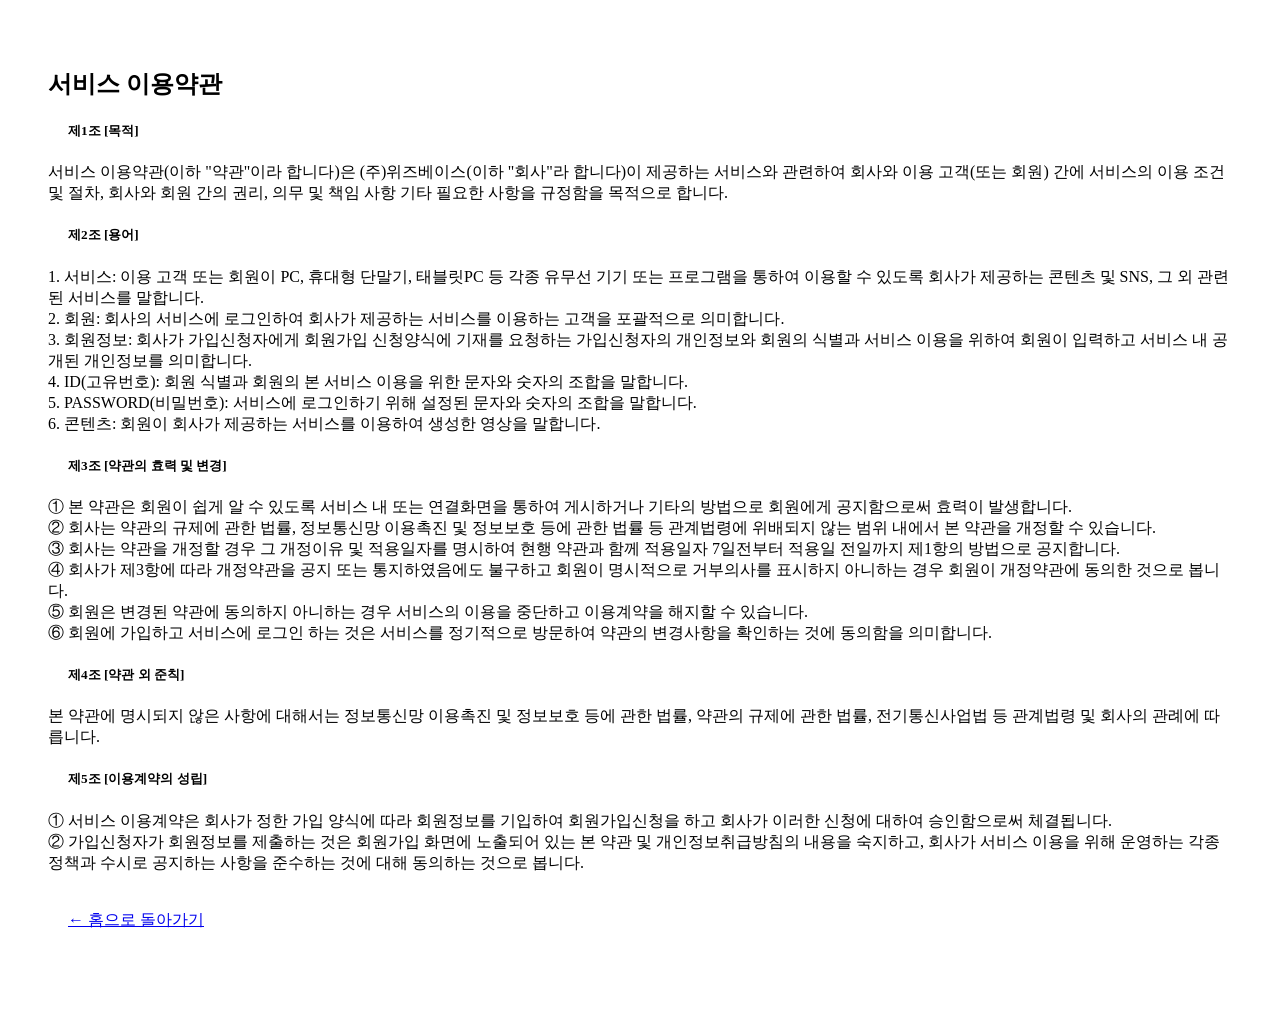
<file: policy.html>
<!DOCTYPE html>
<html dir="ltr" lang="en-US">
<head>
	<meta http-equiv="content-type" content="text/html; charset=utf-8" />
	<link href="https://fonts.googleapis.com/css?family=Lato:300,400,400italic,600,700|Raleway:300,400,500,600,700|Crete+Round:400italic" rel="stylesheet" type="text/css" />
	<link rel="stylesheet" href="assets/css/dark.css" type="text/css" />
	<link rel="stylesheet" href="assets/css/font-icons.css" type="text/css" />
	<link rel="stylesheet" href="assets/css/animate.css" type="text/css" />
	<link rel="stylesheet" href="assets/css/magnific-popup.css" type="text/css" />
	<meta name="viewport" content="width=device-width, initial-scale=1" />
	<title>이용약관 - Wizbase</title>
</head>
<body class="stretched">
<div id="wrapper" class="clearfix">
	<section id="content" style="padding:40px;">
		<h1>서비스 이용약관</h1>
		<h5 style="padding-left: 20px;">제1조 [목적]</h5>
		<div class="edit-article">
			<p>서비스 이용약관(이하 "약관"이라 합니다)은 (주)위즈베이스(이하 "회사"라 합니다)이 제공하는 서비스와 관련하여 회사와 이용 고객(또는 회원) 간에 서비스의 이용 조건 및 절차, 회사와 회원 간의 권리, 의무 및 책임 사항 기타 필요한 사항을 규정함을 목적으로 합니다.</p>
		</div>
		<h5 style="padding-left: 20px;">제2조 [용어]</h5>
		<div class="edit-article">
			<p>1. 서비스: 이용 고객 또는 회원이 PC, 휴대형 단말기, 태블릿PC 등 각종 유무선 기기 또는 프로그램을 통하여 이용할 수 있도록 회사가 제공하는 콘텐츠 및 SNS, 그 외 관련된 서비스를 말합니다.<br/>
			   2. 회원: 회사의 서비스에 로그인하여 회사가 제공하는 서비스를 이용하는 고객을 포괄적으로 의미합니다.<br/>
			   3. 회원정보: 회사가 가입신청자에게 회원가입 신청양식에 기재를 요청하는 가입신청자의 개인정보와 회원의 식별과 서비스 이용을 위하여 회원이 입력하고 서비스 내 공개된 개인정보를 의미합니다.<br/>
			   4. ID(고유번호): 회원 식별과 회원의 본 서비스 이용을 위한 문자와 숫자의 조합을 말합니다.<br/>
			   5. PASSWORD(비밀번호): 서비스에 로그인하기 위해 설정된 문자와 숫자의 조합을 말합니다.<br/>
			   6. 콘텐츠: 회원이 회사가 제공하는 서비스를 이용하여 생성한 영상을 말합니다.
			</p>
		</div>
		<h5 style="padding-left: 20px;">제3조 [약관의 효력 및 변경]</h5>
		<div class="edit-article">
			<p>① 본 약관은 회원이 쉽게 알 수 있도록 서비스 내 또는 연결화면을 통하여 게시하거나 기타의 방법으로 회원에게 공지함으로써 효력이 발생합니다.<br/>
			   ② 회사는 약관의 규제에 관한 법률, 정보통신망 이용촉진 및 정보보호 등에 관한 법률 등 관계법령에 위배되지 않는 범위 내에서 본 약관을 개정할 수 있습니다.<br/>
			   ③ 회사는 약관을 개정할 경우 그 개정이유 및 적용일자를 명시하여 현행 약관과 함께 적용일자 7일전부터 적용일 전일까지 제1항의 방법으로 공지합니다.<br/>
			   ④ 회사가 제3항에 따라 개정약관을 공지 또는 통지하였음에도 불구하고 회원이 명시적으로 거부의사를 표시하지 아니하는 경우 회원이 개정약관에 동의한 것으로 봅니다.<br/>
			   ⑤ 회원은 변경된 약관에 동의하지 아니하는 경우 서비스의 이용을 중단하고 이용계약을 해지할 수 있습니다.<br/>
			   ⑥ 회원에 가입하고 서비스에 로그인 하는 것은 서비스를 정기적으로 방문하여 약관의 변경사항을 확인하는 것에 동의함을 의미합니다.
			</p>
		</div>
		<h5 style="padding-left: 20px;">제4조 [약관 외 준칙]</h5>
		<div class="edit-article">
			<p>본 약관에 명시되지 않은 사항에 대해서는 정보통신망 이용촉진 및 정보보호 등에 관한 법률, 약관의 규제에 관한 법률, 전기통신사업법 등 관계법령 및 회사의 관례에 따릅니다.</p>
		</div>
		<h5 style="padding-left: 20px;">제5조 [이용계약의 성립]</h5>
		<div class="edit-article">
			<p>① 서비스 이용계약은 회사가 정한 가입 양식에 따라 회원정보를 기입하여 회원가입신청을 하고 회사가 이러한 신청에 대하여 승인함으로써 체결됩니다.<br/>
			   ② 가입신청자가 회원정보를 제출하는 것은 회원가입 화면에 노출되어 있는 본 약관 및 개인정보취급방침의 내용을 숙지하고, 회사가 서비스 이용을 위해 운영하는 각종 정책과 수시로 공지하는 사항을 준수하는 것에 대해 동의하는 것으로 봅니다.
			</p>
		</div>
		<p style="padding: 20px;"><a href="index.html">← 홈으로 돌아가기</a></p>
	</section>
</div>
<div id="gotoTop" class="icon-angle-up"></div>
<script type="text/javascript" src="assets/js/jquery.js"></script>
<script type="text/javascript" src="assets/js/plugins.min.js"></script>
<script type="text/javascript" src="assets/js/functions.js"></script>
</body>
</html>
</file>
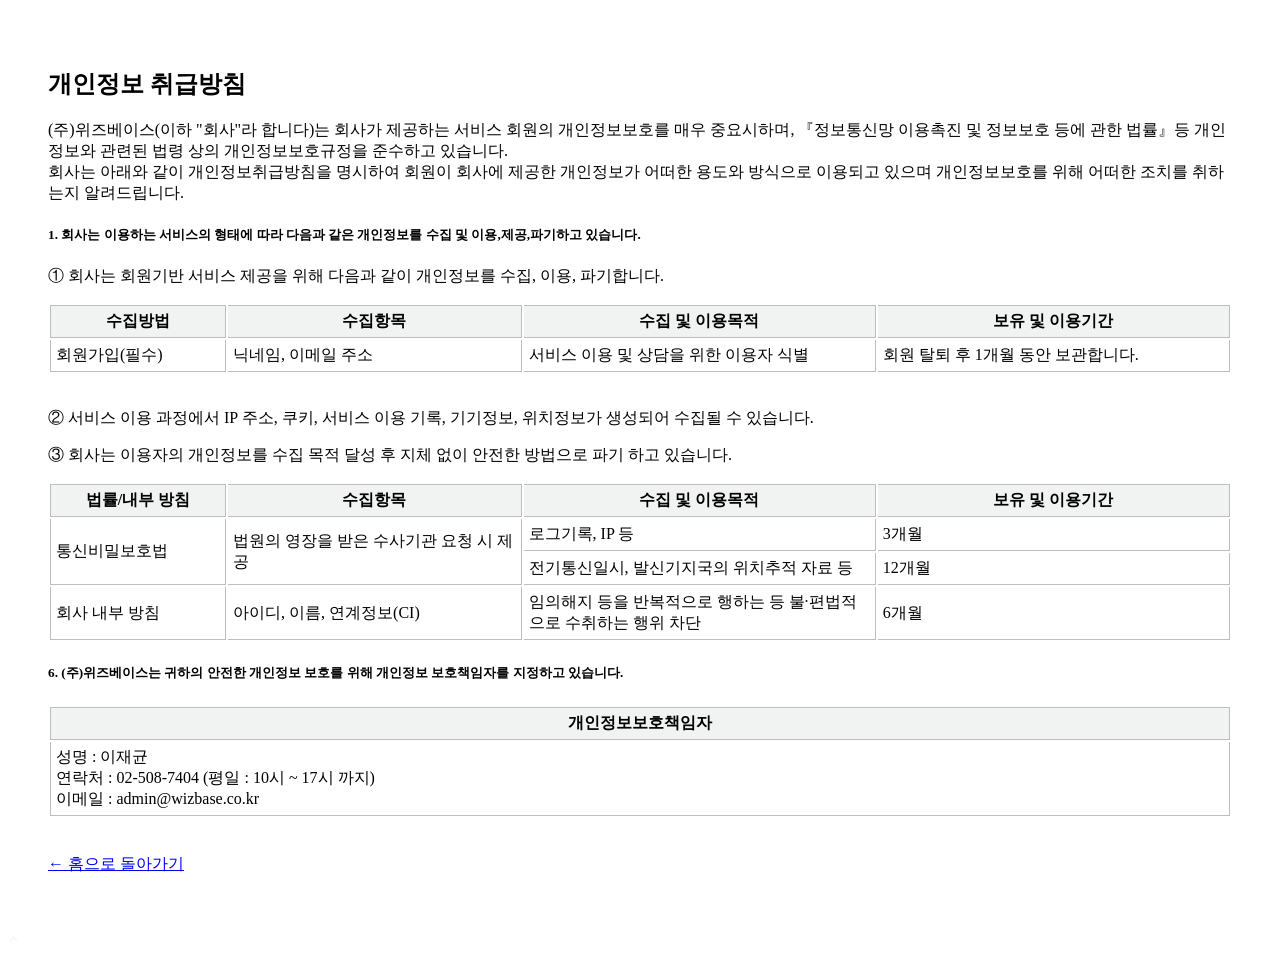
<file: privacy.html>
<!DOCTYPE html>
<html dir="ltr" lang="en-US">
<head>
	<meta http-equiv="content-type" content="text/html; charset=utf-8" />
	<link href="https://fonts.googleapis.com/css?family=Lato:300,400,400italic,600,700|Raleway:300,400,500,600,700|Crete+Round:400italic" rel="stylesheet" type="text/css" />
	<link rel="stylesheet" href="assets/css/dark.css" type="text/css" />
	<link rel="stylesheet" href="assets/css/font-icons.css" type="text/css" />
	<link rel="stylesheet" href="assets/css/animate.css" type="text/css" />
	<link rel="stylesheet" href="assets/css/magnific-popup.css" type="text/css" />
	<meta name="viewport" content="width=device-width, initial-scale=1" />
	<title>개인정보 취급방침 - Wizbase</title>
	<style>
table { width: 100%; }
th { border-top: 1px solid #bdbdbd; text-align: center; background: #f1f2f2; }
th, td { border-right: 1px solid #bdbdbd; border-bottom: 1px solid #bdbdbd; padding: 5px; }
.start { border-left: 1px solid #bdbdbd; }
th.first { width: 15%; }
th.second { width: 25%; }
th.third { width: 30%; }
th.forth { width: 30%; }
th.half { width: 50%; }
	</style>
</head>
<body class="stretched">
<div id="wrapper" class="clearfix">
	<section id="content" style="padding:40px;">
		<h1>개인정보 취급방침</h1>
		<div class="edit-article">
			<p>(주)위즈베이스(이하 "회사"라 합니다)는 회사가 제공하는 서비스 회원의 개인정보보호를 매우 중요시하며, 『정보통신망 이용촉진 및 정보보호 등에 관한 법률』등 개인정보와 관련된 법령 상의 개인정보보호규정을 준수하고 있습니다.<br>
			회사는 아래와 같이 개인정보취급방침을 명시하여 회원이 회사에 제공한 개인정보가 어떠한 용도와 방식으로 이용되고 있으며 개인정보보호를 위해 어떠한 조치를 취하는지 알려드립니다.
			</p>
		</div>
		<h5>1. 회사는 이용하는 서비스의 형태에 따라 다음과 같은 개인정보를 수집 및 이용,제공,파기하고 있습니다.</h5>
		<p>① 회사는 회원기반 서비스 제공을 위해 다음과 같이 개인정보를 수집, 이용, 파기합니다.</p>
		<table>
			<thead>
				<tr>
					<th class="first start">수집방법</th>
					<th class="second">수집항목</th>
					<th class="third">수집 및 이용목적</th>
					<th class="forth">보유 및 이용기간</th>
				</tr>
			</thead>
			<tbody>
				<tr>
					<td class="start">회원가입(필수)</td>
					<td>닉네임, 이메일 주소</td>
					<td>서비스 이용 및 상담을 위한 이용자 식별</td>
					<td>회원 탈퇴 후 1개월 동안 보관합니다.</td>
				</tr>
			</tbody>
		</table>
		<br/>
		<p>② 서비스 이용 과정에서 IP 주소, 쿠키, 서비스 이용 기록, 기기정보, 위치정보가 생성되어 수집될 수 있습니다.</p>
		<p>③ 회사는 이용자의 개인정보를 수집 목적 달성 후 지체 없이 안전한 방법으로 파기 하고 있습니다.</p>
		<table>
			<thead>
				<tr>
					<th class="first start">법률/내부 방침</th>
					<th class="second">수집항목</th>
					<th class="third">수집 및 이용목적</th>
					<th class="forth">보유 및 이용기간</th>
				</tr>
			</thead>
			<tbody>
				<tr>
					<td class="start" rowspan="2">통신비밀보호법</td>
					<td rowspan="2">법원의 영장을 받은 수사기관 요청 시 제공</td>
					<td>로그기록, IP 등</td>
					<td>3개월</td>
				</tr>
				<tr>
					<td>전기통신일시, 발신기지국의 위치추적 자료 등</td>
					<td>12개월</td>
				</tr>
				<tr>
					<td class="start">회사 내부 방침</td>
					<td>아이디, 이름, 연계정보(CI)</td>
					<td>임의해지 등을 반복적으로 행하는 등 불·편법적으로 수취하는 행위 차단</td>
					<td>6개월</td>
				</tr>
			</tbody>
		</table>
		<h5>6. (주)위즈베이스는 귀하의 안전한 개인정보 보호를 위해 개인정보 보호책임자를 지정하고 있습니다.</h5>
		<table>
			<thead>
				<tr><th class="half start">개인정보보호책임자</th></tr>
			</thead>
			<tbody>
				<tr>
					<td class="start">
						성명 : 이재균<br>
						연락처 : 02-508-7404 (평일 : 10시 ~ 17시 까지)<br>
						이메일 : admin@wizbase.co.kr
					</td>
				</tr>
			</tbody>
		</table>
		<p style="padding-top: 20px;"><a href="index.html">← 홈으로 돌아가기</a></p>
	</section>
</div>
<div id="gotoTop" class="icon-angle-up"></div>
<script type="text/javascript" src="assets/js/jquery.js"></script>
<script type="text/javascript" src="assets/js/plugins.min.js"></script>
<script type="text/javascript" src="assets/js/functions.js"></script>
</body>
</html>
</file>
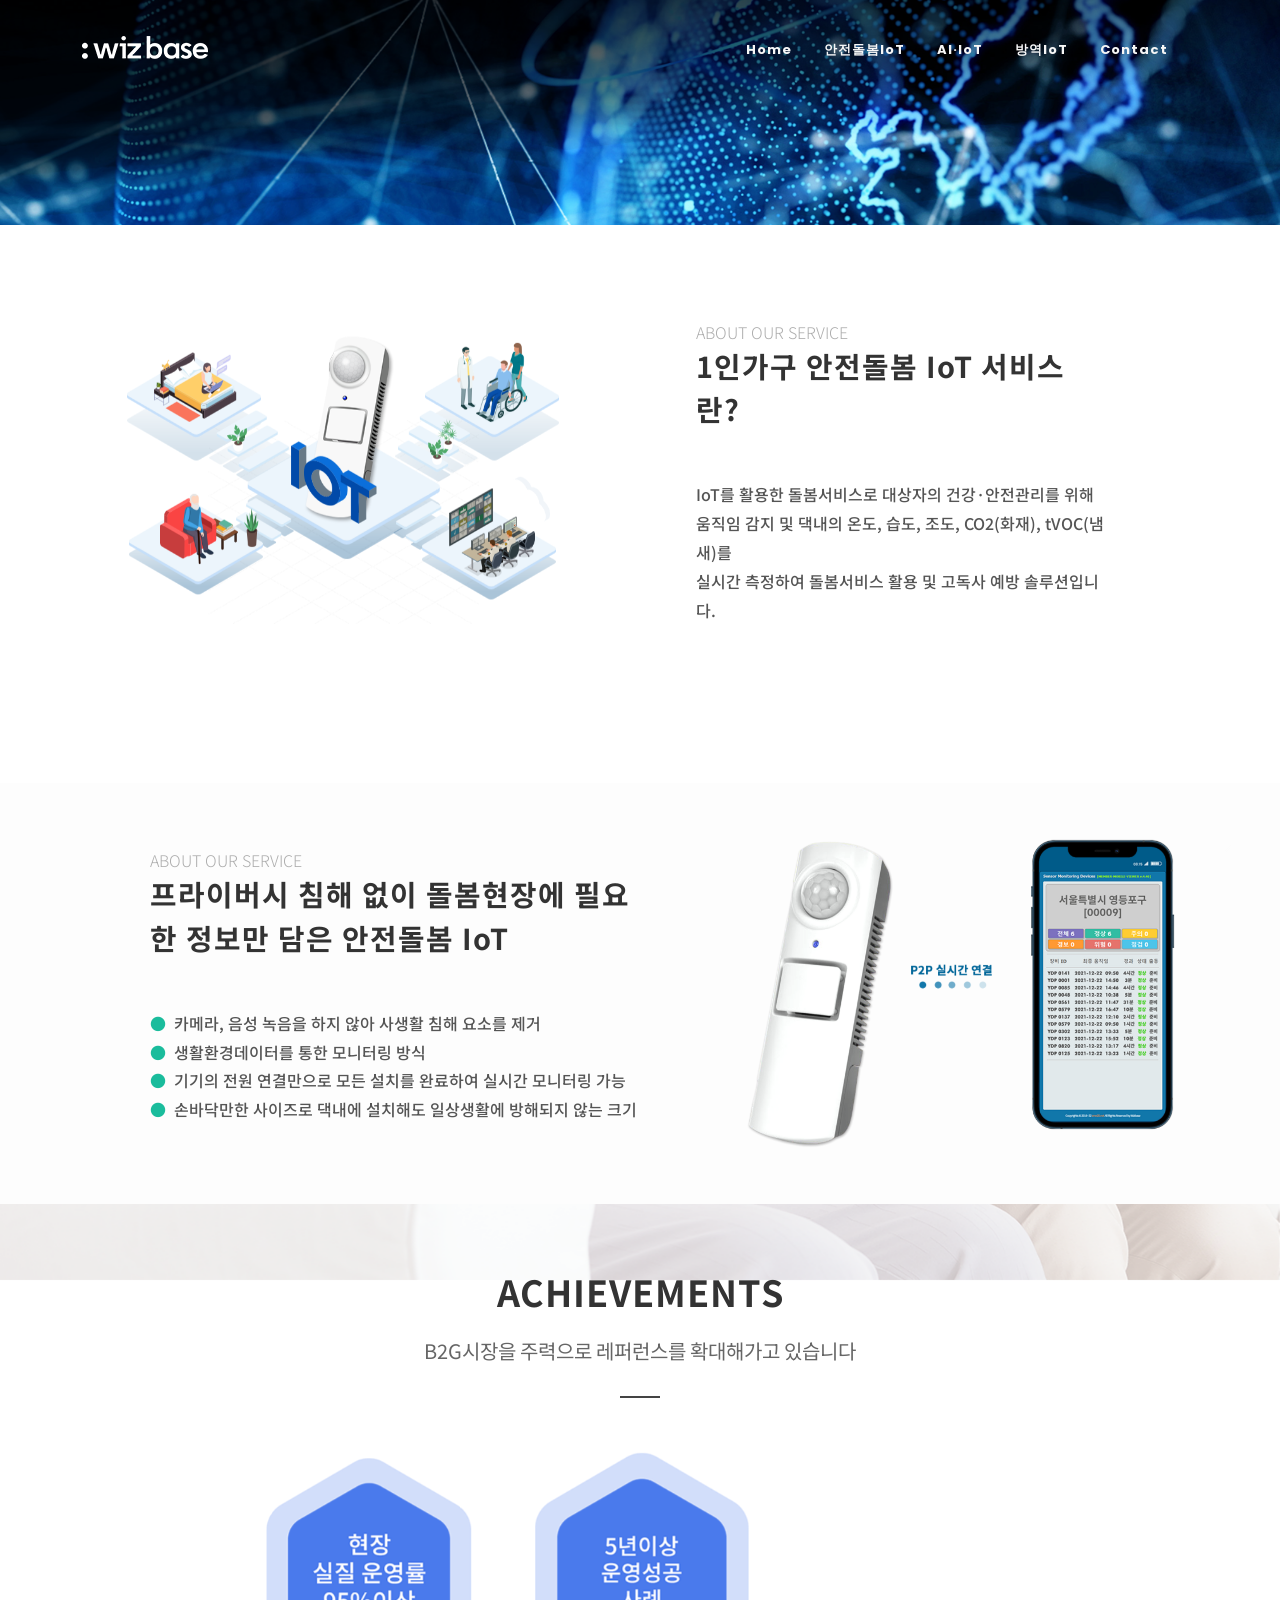
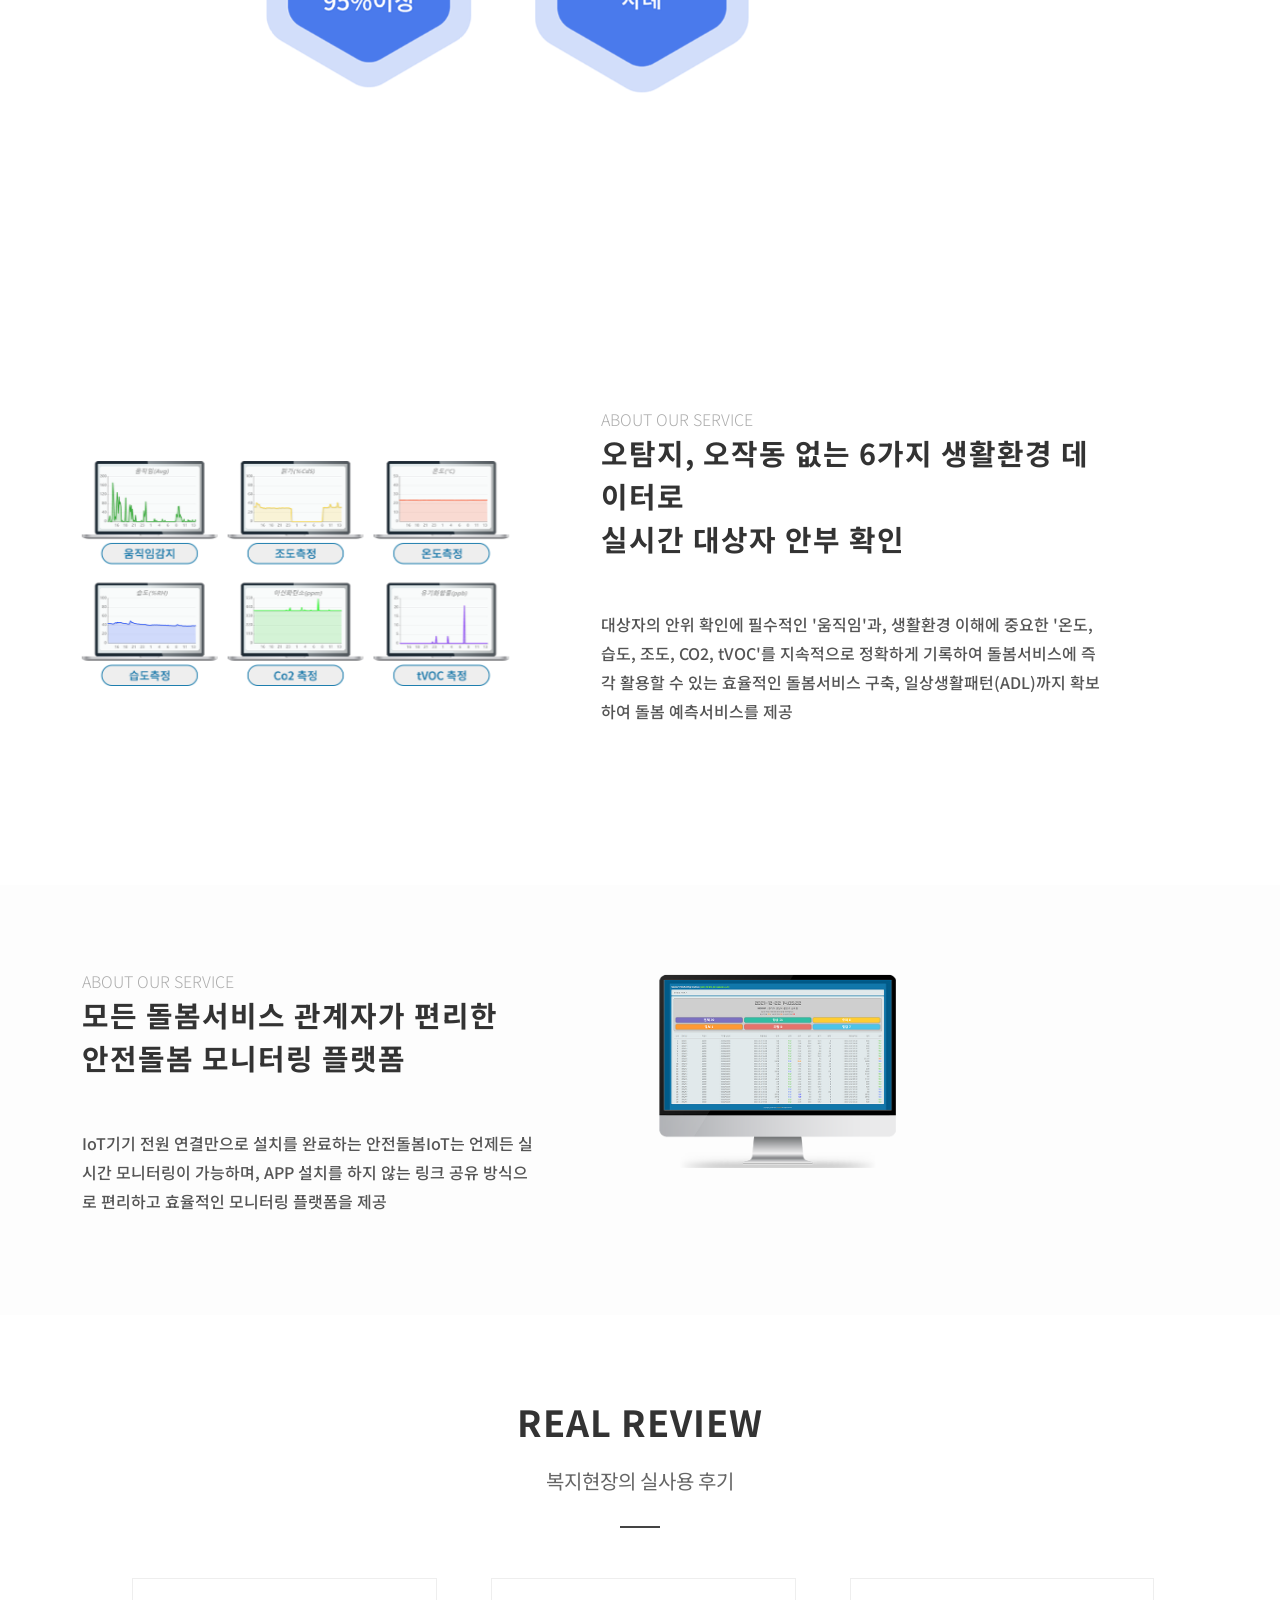
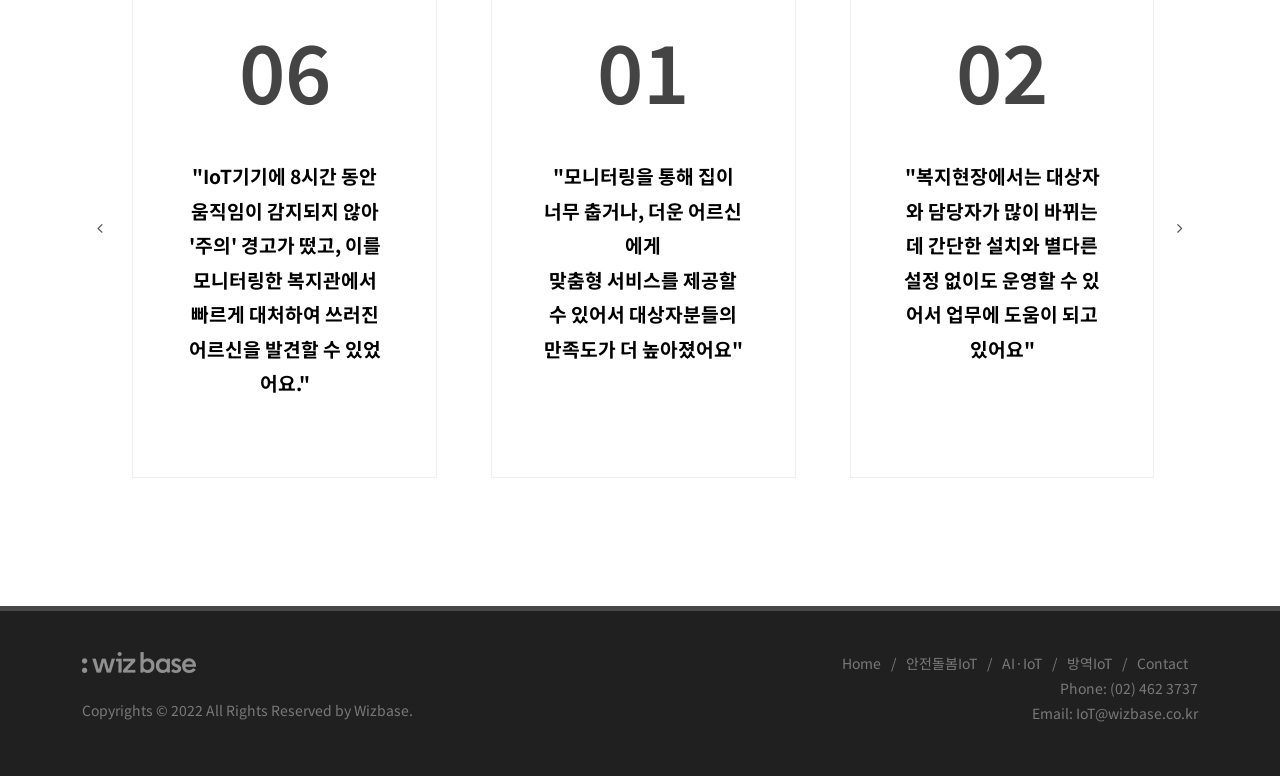
<file: sub1.html>
<!DOCTYPE html>
<html dir="ltr" lang="en-US">
<head>
	<meta http-equiv="content-type" content="text/html; charset=utf-8" />
	<link href="https://fonts.googleapis.com/css?family=Lato:300,400,400i,700|Poppins:300,400,500,600,700|PT+Serif:400,400i&display=swap" rel="stylesheet" type="text/css" />
    <link href="https://fonts.googleapis.com/css2?family=Noto+Sans+KR:wght@100;300;400;500;700;900&display=swap" rel="stylesheet">
    <link rel="stylesheet" href="https://cdnjs.cloudflare.com/ajax/libs/OwlCarousel2/2.3.4/assets/owl.carousel.min.css">
    <link rel="stylesheet" href="https://cdnjs.cloudflare.com/ajax/libs/OwlCarousel2/2.3.4/assets/owl.theme.default.min.css">
	<link rel="stylesheet" href="assets/css/custom.css" type="text/css" />
	<link rel="stylesheet" href="assets/css/swiper.css" type="text/css" />
	<link rel="stylesheet" href="assets/css/dark.css" type="text/css" />
	<link rel="stylesheet" href="assets/css/font-icons.css" type="text/css" />
	<link rel="stylesheet" href="assets/css/animate.css" type="text/css" />
	<link rel="stylesheet" href="assets/css/magnific-popup.css" type="text/css" />
	<meta name="viewport" content="width=device-width, initial-scale=1" />
	<title>안전돌봄IoT - Wizbase</title>
</head>
<body class="stretched">
<div id="wrapper" class="clearfix">
	<div id="home" class="page-section" style="position:absolute;top:0;left:0;width:100%;height:200px;z-index:-2;"></div>

	<!-- Header -->
	<header id="header" class="transparent-header dark">
        <div id="header-wrap">
            <div class="container">
                <div class="header-row">
                    <div id="logo">
                        <a href="index.html" class="standard-logo" data-dark-logo="assets/img/wlogo.png"><img src="assets/img/wlogo.png" alt="Wizbase Logo"></a>
                        <a href="index.html" class="retina-logo" data-dark-logo="assets/img/wlogo@2x.png"><img src="assets/img/wlogo@2x.png" alt="Wizbase Logo"></a>
                    </div>
                    <div class="header-misc"></div>
                    <div id="primary-menu-trigger">
                        <svg class="svg-trigger" viewBox="0 0 100 100">
                            <path d="m 30,33 h 40 c 3.722839,0 7.5,3.126468 7.5,8.578427 0,5.451959 -2.727029,8.421573 -7.5,8.421573 h -20"></path>
                            <path d="m 30,50 h 40"></path>
                            <path d="m 70,67 h -40 c 0,0 -7.5,-0.802118 -7.5,-8.365747 0,-7.563629 7.5,-8.634253 7.5,-8.634253 h 20"></path>
                        </svg>
                    </div>
                    <nav class="primary-menu">
                        <ul class="menu-container one-page-menu" data-easing="easeInOutExpo" data-speed="1500">
                            <li class="menu-item"><a class="menu-link" href="index.html"><div>Home</div></a></li>
                            <li class="menu-item">
                                <a class="menu-link" href="sub1.html"><div>안전돌봄IoT</div></a>
                                <ul class="sub-menu-container">
                                    <li class="menu-item"><a class="menu-link" href="sub1.html"><div>안전돌봄 IoT란</div></a></li>
                                    <li class="menu-item"><a class="menu-link" href="sub2.html"><div>핵심기술</div></a></li>
                                    <li class="menu-item"><a class="menu-link" href="sub3.html"><div>안전돌봄 IoT플랫폼</div></a></li>
                                    <li class="menu-item"><a class="menu-link" href="https://www.youtube.com/watch?v=4FWaclQ3Re4&list=PLhf5htweyeka3BoZvVK3-i82LjIv_0GVL&ab_channel=%EC%9C%84%EC%A6%88%EB%B2%A0%EC%9D%B4%EC%8A%A4" target="_blank"><div>이용 안내 동영상</div></a></li>
                                </ul>
                            </li>
                            <li class="menu-item">
                                <a class="menu-link" href="sub4.html"><div>AI·IoT</div></a>
                                <ul class="sub-menu-container">
                                    <li class="menu-item"><a class="menu-link" href="sub4.html"><div>라이프로그 빅데이터</div></a></li>
                                    <li class="menu-item"><a class="menu-link" href="sub5.html"><div>피플카운팅</div></a></li>
                                </ul>
                            </li>
                            <li class="menu-item">
                                <a class="menu-link" href="sub7.html"><div>방역IoT</div></a>
                                <ul class="sub-menu-container">
                                    <li class="menu-item"><a class="menu-link" href="sub7.html"><div>IR-BOX</div></a></li>
                                    <li class="menu-item"><a class="menu-link" href="sub6.html"><div>IR-FOT 100</div></a></li>
                                </ul>
                            </li>
                            <li class="menu-item"><a class="menu-link" href="index.html#section-contact"><div>Contact</div></a></li>
                        </ul>
                    </nav>
                    <form class="top-search-form" action="search.html" method="get">
                        <input type="text" name="q" class="form-control" value="" placeholder="Type &amp; Hit Enter.." autocomplete="off">
                    </form>
                </div>
            </div>
        </div>
        <div class="header-wrap-clone"></div>
    </header>

	<!-- Sub Slider -->
	<section id="slider" class="slider-element slider-parallax swiper_wrapper min-vh-60 min-vh-md-25 include-header">
		<div class="slider-inner">
			<div class="swiper-container swiper-parent">
				<div class="swiper-wrapper">
					<div class="swiper-slide dark">
						<div class="swiper-slide-bg" style="background-image: url('assets/img/iot_sub_01_title_bg.png');"></div>
					</div>
				</div>
				<div class="slider-arrow-left"><i class="icon-angle-left"></i></div>
				<div class="slider-arrow-right"><i class="icon-angle-right"></i></div>
			</div>
		</div>
	</section>

    <!-- Content -->
    <section id="content">
        <div class="content-wrap">

            <section id="section-sub101" class="page-section">
                <div class="container clearfix">
                    <div class="row align-items-center col-mb-50">
                        <div class="row align-items-center col-md-6 userpadding1" data-animate="fadeInLeft">
                            <img src="assets/img/iot_sub_01_pic_01.png" alt="">
                        </div>
                        <div class="col-md-6 text-center userpadding2 wei text-md-start heading-custom4">
                            <div class="heading-block heading-custom3 border-bottom-0">
                                <span>ABOUT OUR SERVICE</span>
                                <h4>1인가구 안전돌봄 IoT 서비스란?</h4>
                            </div>
                            <p>IoT를 활용한 돌봄서비스로 대상자의 건강·안전관리를 위해<br>움직임 감지 및 댁내의 온도, 습도, 조도, CO2(화재), tVOC(냄새)를<br>실시간 측정하여 돌봄서비스 활용 및 고독사 예방 솔루션입니다.</p>
                        </div>
                    </div>
                </div>
            </section>

            <div class="sline"></div>

            <section id="section-lifelog" class="page-section dividecol">
                <div class="container clearfix">
                    <div class="row align-items-center col-mb-50">
                        <div class="col-md-5 row align-items-center order-md-last" data-animate="fadeInRight">
                            <img src="assets/img/iot_sub_01_pic_02.png" alt="Why choose Us?">
                        </div>
                        <div class="col-md-7 text-center userpadding2 wei text-md-start heading-custom4">
                            <div class="heading-block border-bottom-0 heading-custom3">
                                <span>ABOUT OUR SERVICE</span>
                                <h4>프라이버시 침해 없이 돌봄현장에 필요한 정보만 담은 안전돌봄 IoT</h4>
                            </div>
                            <p><span class="seolone">●&nbsp;&nbsp;</span>카메라, 음성 녹음을 하지 않아 사생활 침해 요소를 제거<br>
                                <span class="seolone">●&nbsp;&nbsp;</span>생활환경데이터를 통한 모니터링 방식<br>
                                <span class="seolone">●&nbsp;&nbsp;</span>기기의 전원 연결만으로 모든 설치를 완료하여 실시간 모니터링 가능<br>
                                <span class="seolone">●&nbsp;&nbsp;</span>손바닥만한 사이즈로 댁내에 설치해도 일상생활에 방해되지 않는 크기<br>
                            </p>
                        </div>
                    </div>
                </div>
            </section>

            <div class="section parallax mb-0 border-bottom-0" style="background-image: url('assets/img/iotsub.png'); margin-top:50px;" data-bottom-top="background-position:0px 0px;" data-top-bottom="background-position:0px -300px;">
                <div class="container mx-auto clearfix">
                    <div class="heading-block center">
                        <h2>ACHIEVEMENTS</h2>
                        <span>B2G시장을 주력으로 레퍼런스를 확대해가고 있습니다</span>
                    </div>
                    <div style="position: relative; margin-bottom: -60px;" data-height-xl="415" data-height-lg="342" data-height-md="262" data-height-sm="160" data-height-xs="102">
                        <img src="assets/img/iot_sub_01_hexagon_01.png" style="position: absolute; top: -30px; left: 0;" data-animate="fadeInUp" alt="">
                        <img src="assets/img/iot_sub_01_hexagon_02.png" style="position: absolute; top: -30px; left: 0;" data-animate="fadeInUp" data-delay="300" alt="">
                        <img src="assets/img/iot_sub_01_hexagon_03.png" style="position: absolute; top: -30px; left: 0;" data-animate="fadeInUp" data-delay="600" alt="">
                    </div>
                </div>
            </div>

            <div class="sline"></div>

            <section id="section-sub103" class="page-section">
                <div class="container clearfix">
                    <div class="row align-items-center col-mb-50">
                        <div class="row align-items-center col-md-5" data-animate="fadeInLeft">
                            <img src="assets/img/iot_sub_01_pic_03.png" alt="Why choose Us?">
                        </div>
                        <div class="col-md-7 text-center userpadding2 wei text-md-start heading-custom4">
                            <div class="heading-block border-bottom-0 heading-custom3">
                                <span>ABOUT OUR SERVICE</span>
                                <h4>오탐지, 오작동 없는 6가지 생활환경 데이터로<br>실시간 대상자 안부 확인</h4>
                            </div>
                            <p>대상자의 안위 확인에 필수적인 '움직임'과, 생활환경 이해에 중요한 '온도, 습도, 조도, CO2, tVOC'를 지속적으로 정확하게 기록하여 돌봄서비스에 즉각 활용할 수 있는 효율적인 돌봄서비스 구축, 일상생활패턴(ADL)까지 확보하여 돌봄 예측서비스를 제공</p>
                        </div>
                    </div>
                </div>
            </section>

            <div class="sline"></div>

            <section id="section-sub104" class="page-section dividecol">
                <div class="container clearfix">
                    <div class="row align-items-center col-mb-50">
                        <div class="col-md-7 row align-items-center order-md-last">
                            <div style="position: relative; margin-bottom: 30px;" data-height-xl="300" data-height-lg="300" data-height-md="262" data-height-sm="160" data-height-xs="102">
                                <img src="assets/img/iot_sub_01_pic_04_mac.png" style="position: absolute; top: 0; left: 0;" data-animate="fadeInUp" alt="">
                                <img src="assets/img/iot_sub_01_pic_seperate_01.png" style="position: absolute; top: 0; left: 0;" data-animate="fadeInUp" data-delay="300" alt="">
                            </div>
                        </div>
                        <div class="col-md-5 text-center text-md-start wei heading-custom4">
                            <div class="heading-block border-bottom-0 heading-custom3">
                                <span>ABOUT OUR SERVICE</span>
                                <h4>모든 돌봄서비스 관계자가 편리한<br>안전돌봄 모니터링 플랫폼</h4>
                            </div>
                            <p>IoT기기 전원 연결만으로 설치를 완료하는 안전돌봄IoT는 언제든 실시간 모니터링이 가능하며, APP 설치를 하지 않는 링크 공유 방식으로 편리하고 효율적인 모니터링 플랫폼을 제공</p>
                        </div>
                    </div>
                </div>
            </section>

            <div class="sline"></div>

            <section id="section-contactx" class="page-section backout2">
                <div class="container clearfix">
                    <div class="heading-block center">
                        <h2>REAL REVIEW</h2>
                        <span>복지현장의 실사용 후기</span>
                    </div>
                </div>
            </section>

            <section id="section-sd" class="page-section backout2">
                <div class="container clearfix">
                    <div id="section-gallery" class="page-section p-0 m-0">
                        <div class="owl-carousel owl-carousel-full image-carousel carousel-widget bottommargin" data-margin="20" data-center="true" data-loop="true" data-nav="true" data-pagi="false" data-items-xs="1" data-items-sm="1" data-items-md="2" data-items-lg="3" data-items-xl="3" data-stage-padding="30" data-lightbox="gallery">
                            <div class="oc-item"><div class="item"><div class="sub1owl"><h4>01</h4><p>"모니터링을 통해 집이 너무 춥거나, 더운 어르신에게<br> 맞춤형 서비스를 제공할 수 있어서 대상자분들의 만족도가 더 높아졌어요"</p></div></div></div>
                            <div class="oc-item"><div class="sub1owl"><h4>02</h4><p>"복지현장에서는 대상자와 담당자가 많이 바뀌는데 간단한 설치와 별다른 설정 없이도 운영할 수 있어서 업무에 도움이 되고 있어요"</p></div></div>
                            <div class="oc-item"><div class="sub1owl"><h4>03</h4><p>"어르신이랑 대화 할 때 단순한 안부인사 말고도 잠은 잘 주무시는지, 일상생활은 잘 보내시는지 등 이야깃거리가 늘었어요"</p></div></div>
                            <div class="oc-item"><div class="sub1owl"><h4>04</h4><p>"코로나로 직접 방문하기 어려운 상황이라 걱정이었는데 IoT를 통해 비대면으로도 대상자분의 안부를 확인할 수 있어서 업무의 사각지대를 줄여주었어요"</p></div></div>
                            <div class="oc-item"><div class="sub1owl"><h4>05</h4><p>"자택에 쓰러져있는 어르신을 발견 후 병원에 이송하거나 집 밖에서 배회하는 치매어르신을 찾아 위기상황을 예방했어요. 서비스 이용 어르신 중 고독사는 1건도 발생하지 않아 안심하고 서비스를 제공할 수 있었어요"</p></div></div>
                            <div class="oc-item"><div class="sub1owl"><h4>06</h4><p>"IoT기기에 8시간 동안 움직임이 감지되지 않아 '주의' 경고가 떴고, 이를 모니터링한 복지관에서 빠르게 대처하여 쓰러진 어르신을 발견할 수 있었어요."</p></div></div>
                        </div>
                    </div>
                </div>
            </section>

        </div>
    </section>

	<!-- Footer -->
	<footer id="footer" class="dark">
		<div id="copyrights">
			<div class="container">
				<div class="row justify-content-between col-mb-30">
					<div class="col-12 col-lg-auto text-center text-lg-start order-last order-lg-first">
						<img src="assets/img/footer-logo.png" alt="Image" class="mb-4"><br>
						Copyrights &copy; 2022 All Rights Reserved by Wizbase.
					</div>
					<div class="col-12 col-lg-auto text-center text-lg-end one-page-menu">
						<div class="copyrights-menu copyright-links">
							<a href="index.html">Home</a>/<a href="sub1.html">안전돌봄IoT</a>/<a href="sub4.html">AI·IoT</a>/<a href="sub6.html">방역IoT</a>/<a href="index.html#section-contact">Contact</a>
							<div>Phone: (02) 462 3737<br />Email: IoT@wizbase.co.kr</div>
						</div>
					</div>
				</div>
			</div>
		</div>
	</footer>

</div>

<div id="gotoTop" class="icon-angle-up"></div>

<script type="text/javascript" src="assets/js/jquery.js"></script>
<script type="text/javascript" src="assets/js/plugins.min.js"></script>
<script src="https://cdnjs.cloudflare.com/ajax/libs/OwlCarousel2/2.3.4/owl.carousel.min.js"></script>
<script type="text/javascript" src="assets/js/functions.js"></script>
</body>
</html>
</file>
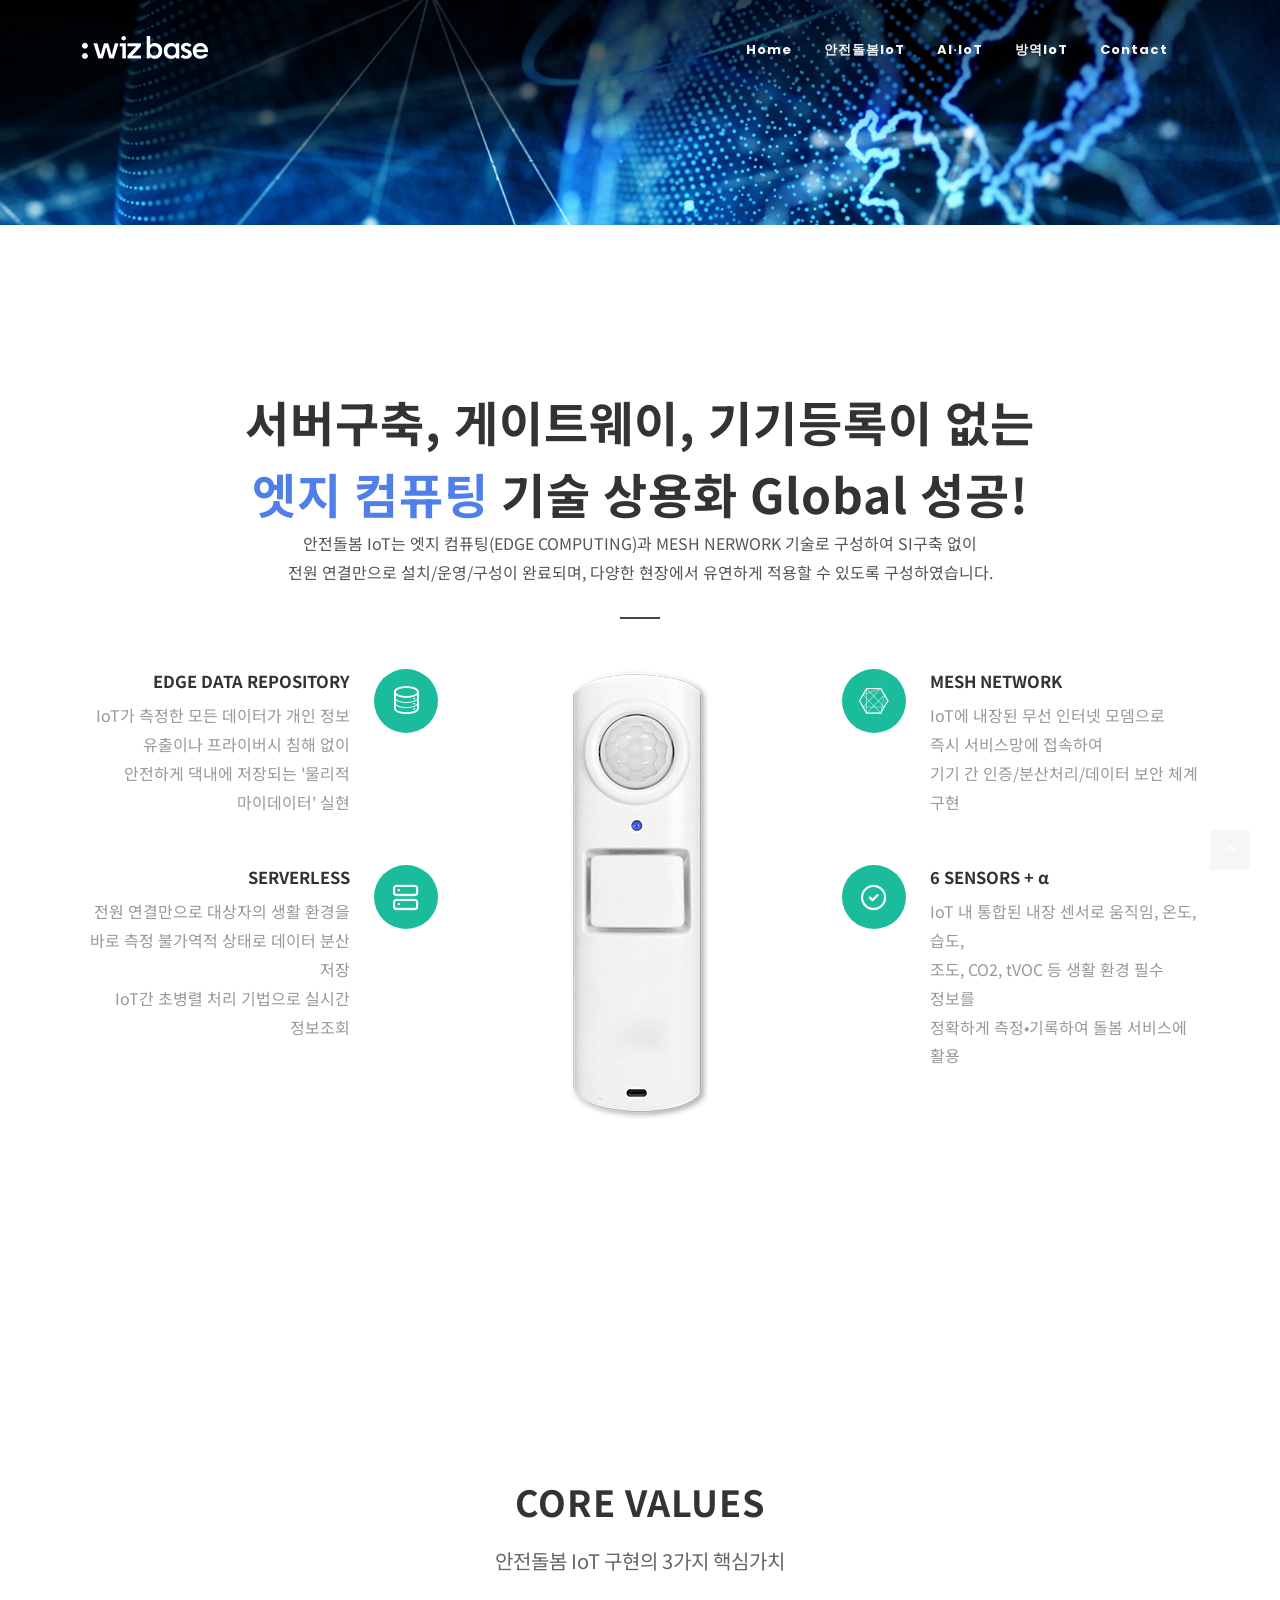
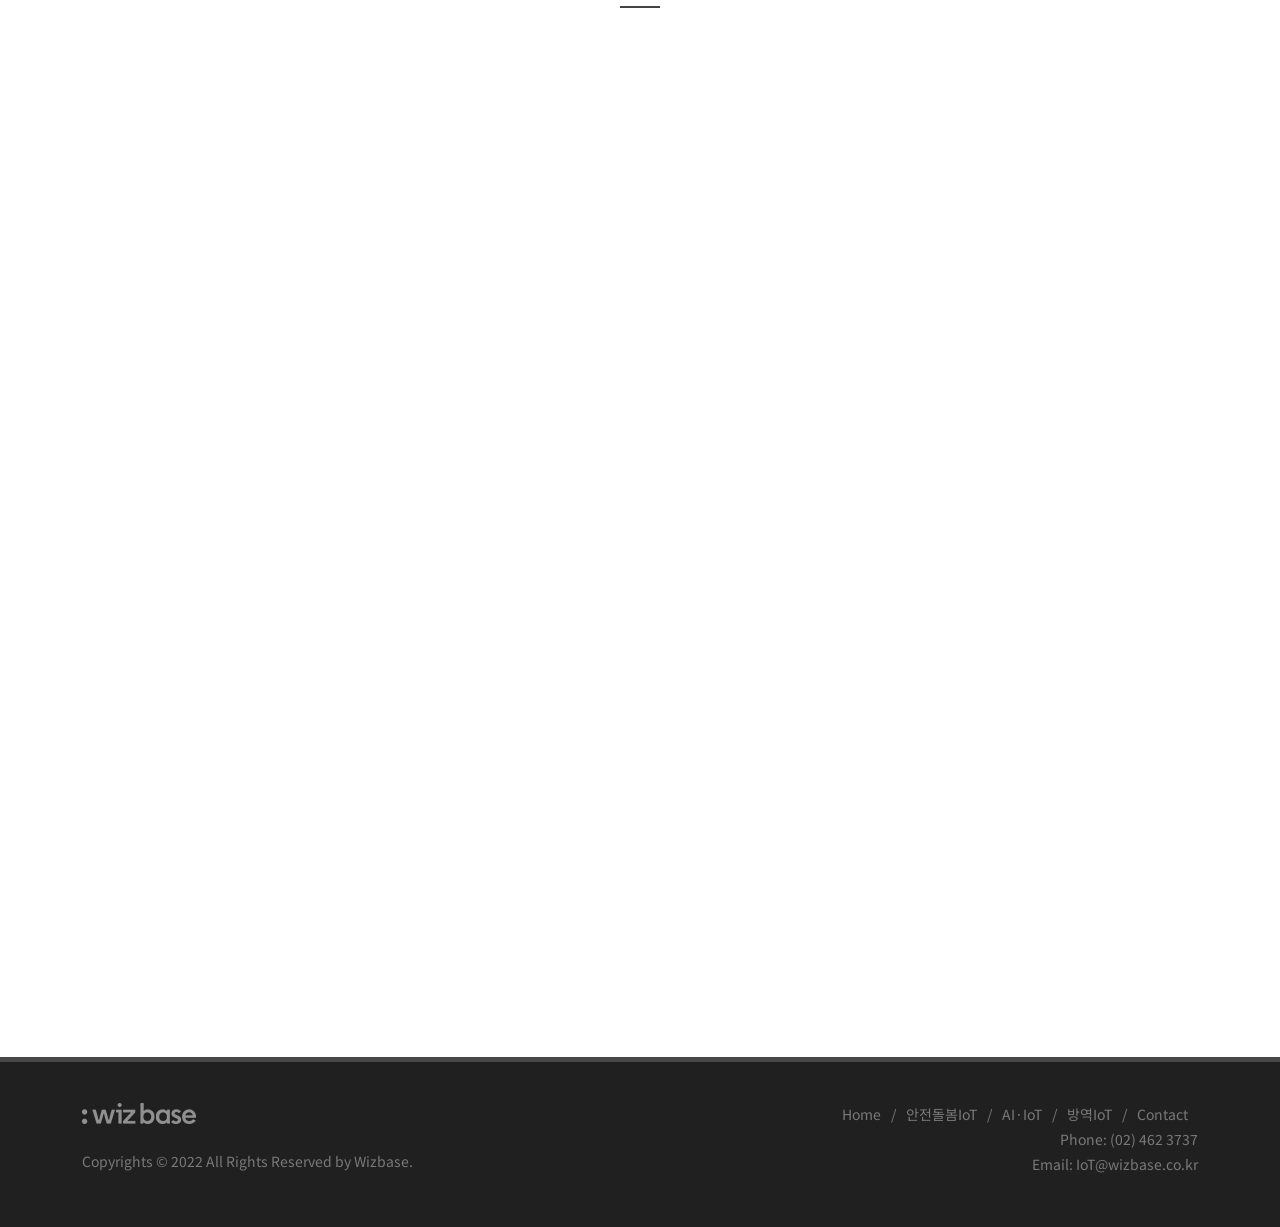
<file: sub2.html>
<!DOCTYPE html>
<html dir="ltr" lang="en-US">
<head>
	<meta http-equiv="content-type" content="text/html; charset=utf-8" />
	<link href="https://fonts.googleapis.com/css?family=Lato:300,400,400i,700|Poppins:300,400,500,600,700|PT+Serif:400,400i&display=swap" rel="stylesheet" type="text/css" />
    <link href="https://fonts.googleapis.com/css2?family=Noto+Sans+KR:wght@100;300;400;500;700;900&display=swap" rel="stylesheet">
    <link rel="stylesheet" href="https://cdnjs.cloudflare.com/ajax/libs/OwlCarousel2/2.3.4/assets/owl.carousel.min.css">
    <link rel="stylesheet" href="https://cdnjs.cloudflare.com/ajax/libs/OwlCarousel2/2.3.4/assets/owl.theme.default.min.css">
	<link rel="stylesheet" href="assets/css/custom.css" type="text/css" />
	<link rel="stylesheet" href="assets/css/swiper.css" type="text/css" />
	<link rel="stylesheet" href="assets/css/dark.css" type="text/css" />
	<link rel="stylesheet" href="assets/css/font-icons.css" type="text/css" />
	<link rel="stylesheet" href="assets/css/animate.css" type="text/css" />
	<link rel="stylesheet" href="assets/css/magnific-popup.css" type="text/css" />
	<meta name="viewport" content="width=device-width, initial-scale=1" />
	<title>핵심기술 - Wizbase</title>
	<style>.word_break { word-break: keep-all;}</style>
</head>
<body class="stretched">
<div id="wrapper" class="clearfix">
	<div id="home" class="page-section" style="position:absolute;top:0;left:0;width:100%;height:200px;z-index:-2;"></div>

	<header id="header" class="transparent-header dark">
        <div id="header-wrap"><div class="container"><div class="header-row">
            <div id="logo">
                <a href="index.html" class="standard-logo" data-dark-logo="assets/img/wlogo.png"><img src="assets/img/wlogo.png" alt="Wizbase Logo"></a>
                <a href="index.html" class="retina-logo" data-dark-logo="assets/img/wlogo@2x.png"><img src="assets/img/wlogo@2x.png" alt="Wizbase Logo"></a>
            </div>
            <div class="header-misc"></div>
            <div id="primary-menu-trigger">
                <svg class="svg-trigger" viewBox="0 0 100 100">
                    <path d="m 30,33 h 40 c 3.722839,0 7.5,3.126468 7.5,8.578427 0,5.451959 -2.727029,8.421573 -7.5,8.421573 h -20"></path>
                    <path d="m 30,50 h 40"></path>
                    <path d="m 70,67 h -40 c 0,0 -7.5,-0.802118 -7.5,-8.365747 0,-7.563629 7.5,-8.634253 7.5,-8.634253 h 20"></path>
                </svg>
            </div>
            <nav class="primary-menu">
                <ul class="menu-container one-page-menu" data-easing="easeInOutExpo" data-speed="1500">
                    <li class="menu-item"><a class="menu-link" href="index.html"><div>Home</div></a></li>
                    <li class="menu-item"><a class="menu-link" href="sub1.html"><div>안전돌봄IoT</div></a>
                        <ul class="sub-menu-container">
                            <li class="menu-item"><a class="menu-link" href="sub1.html"><div>안전돌봄 IoT란</div></a></li>
                            <li class="menu-item"><a class="menu-link" href="sub2.html"><div>핵심기술</div></a></li>
                            <li class="menu-item"><a class="menu-link" href="sub3.html"><div>안전돌봄 IoT플랫폼</div></a></li>
                            <li class="menu-item"><a class="menu-link" href="https://www.youtube.com/watch?v=4FWaclQ3Re4&list=PLhf5htweyeka3BoZvVK3-i82LjIv_0GVL&ab_channel=%EC%9C%84%EC%A6%88%EB%B2%A0%EC%9D%B4%EC%8A%A4" target="_blank"><div>이용 안내 동영상</div></a></li>
                        </ul>
                    </li>
                    <li class="menu-item"><a class="menu-link" href="sub4.html"><div>AI·IoT</div></a>
                        <ul class="sub-menu-container">
                            <li class="menu-item"><a class="menu-link" href="sub4.html"><div>라이프로그 빅데이터</div></a></li>
                            <li class="menu-item"><a class="menu-link" href="sub5.html"><div>피플카운팅</div></a></li>
                        </ul>
                    </li>
                    <li class="menu-item"><a class="menu-link" href="sub7.html"><div>방역IoT</div></a>
                        <ul class="sub-menu-container">
                            <li class="menu-item"><a class="menu-link" href="sub7.html"><div>IR-BOX</div></a></li>
                            <li class="menu-item"><a class="menu-link" href="sub6.html"><div>IR-FOT 100</div></a></li>
                        </ul>
                    </li>
                    <li class="menu-item"><a class="menu-link" href="index.html#section-contact"><div>Contact</div></a></li>
                </ul>
            </nav>
        </div></div></div>
        <div class="header-wrap-clone"></div>
    </header>

	<section id="slider" class="slider-element slider-parallax swiper_wrapper min-vh-60 min-vh-md-25 include-header">
		<div class="slider-inner"><div class="swiper-container swiper-parent"><div class="swiper-wrapper">
			<div class="swiper-slide dark"><div class="swiper-slide-bg" style="background-image: url('assets/img/iot_sub_01_title_bg.png');"></div></div>
		</div><div class="slider-arrow-left"><i class="icon-angle-left"></i></div><div class="slider-arrow-right"><i class="icon-angle-right"></i></div></div></div>
	</section>

    <section id="content">
        <div class="content-wrap">

            <div class="container clearfix">
                <div class="heading-block heading-custom2 heading-custom1a topmargin-lg center">
                    <h2>서버구축, 게이트웨이, 기기등록이 없는<br><span>엣지 컴퓨팅</span> 기술 상용화 Global 성공!</h2>
                    <p>안전돌봄 IoT는 엣지 컴퓨팅(EDGE COMPUTING)과 MESH NERWORK 기술로 구성하여 SI구축 없이<br>전원 연결만으로 설치/운영/구성이 완료되며, 다양한 현장에서 유연하게 적용할 수 있도록 구성하였습니다.</p>
                </div>

                <div class="row col-mb-50 mb-4">
                    <div class="col-lg-4 col-md-6">
                        <div class="feature-box flex-md-row-reverse text-md-end" data-animate="fadeIn">
                            <div class="fbox-icon"><a href="#"><i class="icon-data"></i></a></div>
                            <div class="fbox-content"><h3>EDGE DATA REPOSITORY</h3><p class="word_break">IoT가 측정한 모든 데이터가 개인 정보 유출이나 프라이버시 침해 없이 안전하게 댁내에 저장되는 '물리적 마이데이터' 실현</p></div>
                        </div>
                        <div class="feature-box flex-md-row-reverse text-md-end mt-5" data-animate="fadeIn" data-delay="200">
                            <div class="fbox-icon"><a href="#"><i class="icon-line-server"></i></a></div>
                            <div class="fbox-content"><h3>SERVERLESS</h3><p class="word_break">전원 연결만으로 대상자의 생활 환경을 바로 측정 불가역적 상태로 데이터 분산 저장<br> IoT간 초병렬 처리 기법으로 실시간 정보조회</p></div>
                        </div>
                        <div class="feature-box flex-md-row-reverse text-md-end mt-5" data-animate="fadeIn" data-delay="400">
                            <div class="fbox-icon"><a href="#"><i class="icon-line-command"></i></a></div>
                            <div class="fbox-content"><h3>MACHINE LEARNING</h3><p class="word_break">IoT 내에 머신러닝 엔진을 탑재하여 자가 보정 및 합의 알고리즘을 구현, 오탐지와 오작동을 제거하고 데이터 무결성을 확보</p></div>
                        </div>
                    </div>

                    <div class="col-lg-4 d-md-none d-lg-block text-center">
                        <img src="assets/img/iot_sub_02_iot.png" alt="">
                    </div>

                    <div class="col-lg-4 col-md-6">
                        <div class="feature-box" data-animate="fadeIn">
                            <div class="fbox-icon"><a href="#"><i class="icon-connectdevelop"></i></a></div>
                            <div class="fbox-content"><h3>MESH NETWORK</h3><p class="word_break">IoT에 내장된 무선 인터넷 모뎀으로<br>즉시 서비스망에 접속하여 <br>기기 간 인증/분산처리/데이터 보안 체계 구현</p></div>
                        </div>
                        <div class="feature-box mt-5" data-animate="fadeIn" data-delay="200">
                            <div class="fbox-icon"><a href="#"><i class="icon-line-circle-check"></i></a></div>
                            <div class="fbox-content"><h3>6 SENSORS + α</h3><p class="word_break">IoT 내 통합된 내장 센서로 움직임, 온도, 습도,<br> 조도, CO2, tVOC 등 생활 환경 필수 정보를<br>정확하게 측정•기록하여 돌봄 서비스에 활용</p></div>
                        </div>
                        <div class="feature-box mt-5" data-animate="fadeIn" data-delay="400">
                            <div class="fbox-icon"><a href="#"><i class="icon-connection-empty"></i></a></div>
                            <div class="fbox-content"><h3>WIRELESS INTERNET</h3><p class="word_break">돌봄 대상자의 다양한 환경(도서산간지역, <br>통신 음영지역)에 가장 폭넓게 적용할 수 있는<br>무선 인터넷을 제공</p></div>
                        </div>
                    </div>
                </div>
            </div>

            <div class="sline"></div>

            <section id="section-sub2a" class="page-section">
                <div class="container mx-auto clearfix">
                    <div class="heading-block center" style="z-index: 7;">
                        <h2>CORE VALUES</h2>
                        <span>안전돌봄 IoT 구현의 3가지 핵심가치</span>
                    </div>
                    <div class="athidn_m" style="position: relative;" data-height-xl="919" data-height-lg="718" data-height-md="500" data-height-sm="700" data-height-xs="500">
                        <img src="assets/img/sub2_1.png" style="position: absolute; top: 0px; left: 0; z-index: 0;" data-animate="fadeIn" data-delay="100" alt="">
                        <img src="assets/img/sub2_3.png" style="position: absolute; top: 0px; left: 0;z-index: 0;" data-animate="fadeInUp" data-delay="500" alt="">
                        <img src="assets/img/sub2_2.png" style="position: absolute; top: 0px; left: 0;z-index: 0;" data-animate="fadeInUp" data-delay="200" alt="">
                        <img src="assets/img/sub2_4.png" style="position: absolute; top: 0px; left: 0; z-index: 3;" data-animate="fadeInUp" data-delay="600" alt="">
                        <img src="assets/img/sub2_5.png" style="position: absolute; top: 0px; left: 0; z-index: 3;" data-animate="fadeInUp" data-delay="800" alt="">
                        <img src="assets/img/sub2_6.png" style="position: absolute; top: 0px; left: 0; z-index: 3;" data-animate="fadeInUp" data-delay="1000" alt="">
                        <div id="section-gallery" class="page-section p-0 m-0 athidn">
                            <div class="owl-carousel owl-carousel-full image-carousel carousel-widget bottommargin" data-margin="20" data-center="true" data-loop="true" data-nav="true" data-pagi="false" data-items-xs="1" data-items-sm="1" data-items-md="2" data-items-lg="3" data-items-xl="3" data-stage-padding="30" data-lightbox="gallery">
                                <div class="oc-item"><div class="item"><img src="assets/img/sub21.png" style="z-index: 3;" data-animate="fadeInUp" data-delay="600" alt=""></div></div>
                                <div class="oc-item"><img src="assets/img/sub22.png" style="z-index: 3;" data-animate="fadeInUp" data-delay="800" alt=""></div>
                                <div class="oc-item"><img src="assets/img/sub23.png" style="z-index: 3;" data-animate="fadeInUp" data-delay="1000" alt=""></div>
                            </div>
                        </div>
                    </div>
                </div>
            </section>

        </div>
    </section>

	<footer id="footer" class="dark">
		<div id="copyrights"><div class="container"><div class="row justify-content-between col-mb-30">
			<div class="col-12 col-lg-auto text-center text-lg-start order-last order-lg-first">
				<img src="assets/img/footer-logo.png" alt="Image" class="mb-4"><br>Copyrights &copy; 2022 All Rights Reserved by Wizbase.
			</div>
			<div class="col-12 col-lg-auto text-center text-lg-end one-page-menu">
				<div class="copyrights-menu copyright-links">
					<a href="index.html">Home</a>/<a href="sub1.html">안전돌봄IoT</a>/<a href="sub4.html">AI·IoT</a>/<a href="sub6.html">방역IoT</a>/<a href="index.html#section-contact">Contact</a>
					<div>Phone: (02) 462 3737<br />Email: IoT@wizbase.co.kr</div>
				</div>
			</div>
		</div></div></div>
	</footer>
</div>

<div id="gotoTop" class="icon-angle-up"></div>
<script type="text/javascript" src="assets/js/jquery.js"></script>
<script type="text/javascript" src="assets/js/plugins.min.js"></script>
<script src="https://cdnjs.cloudflare.com/ajax/libs/OwlCarousel2/2.3.4/owl.carousel.min.js"></script>
<script type="text/javascript" src="assets/js/functions.js"></script>
</body>
</html>
</file>
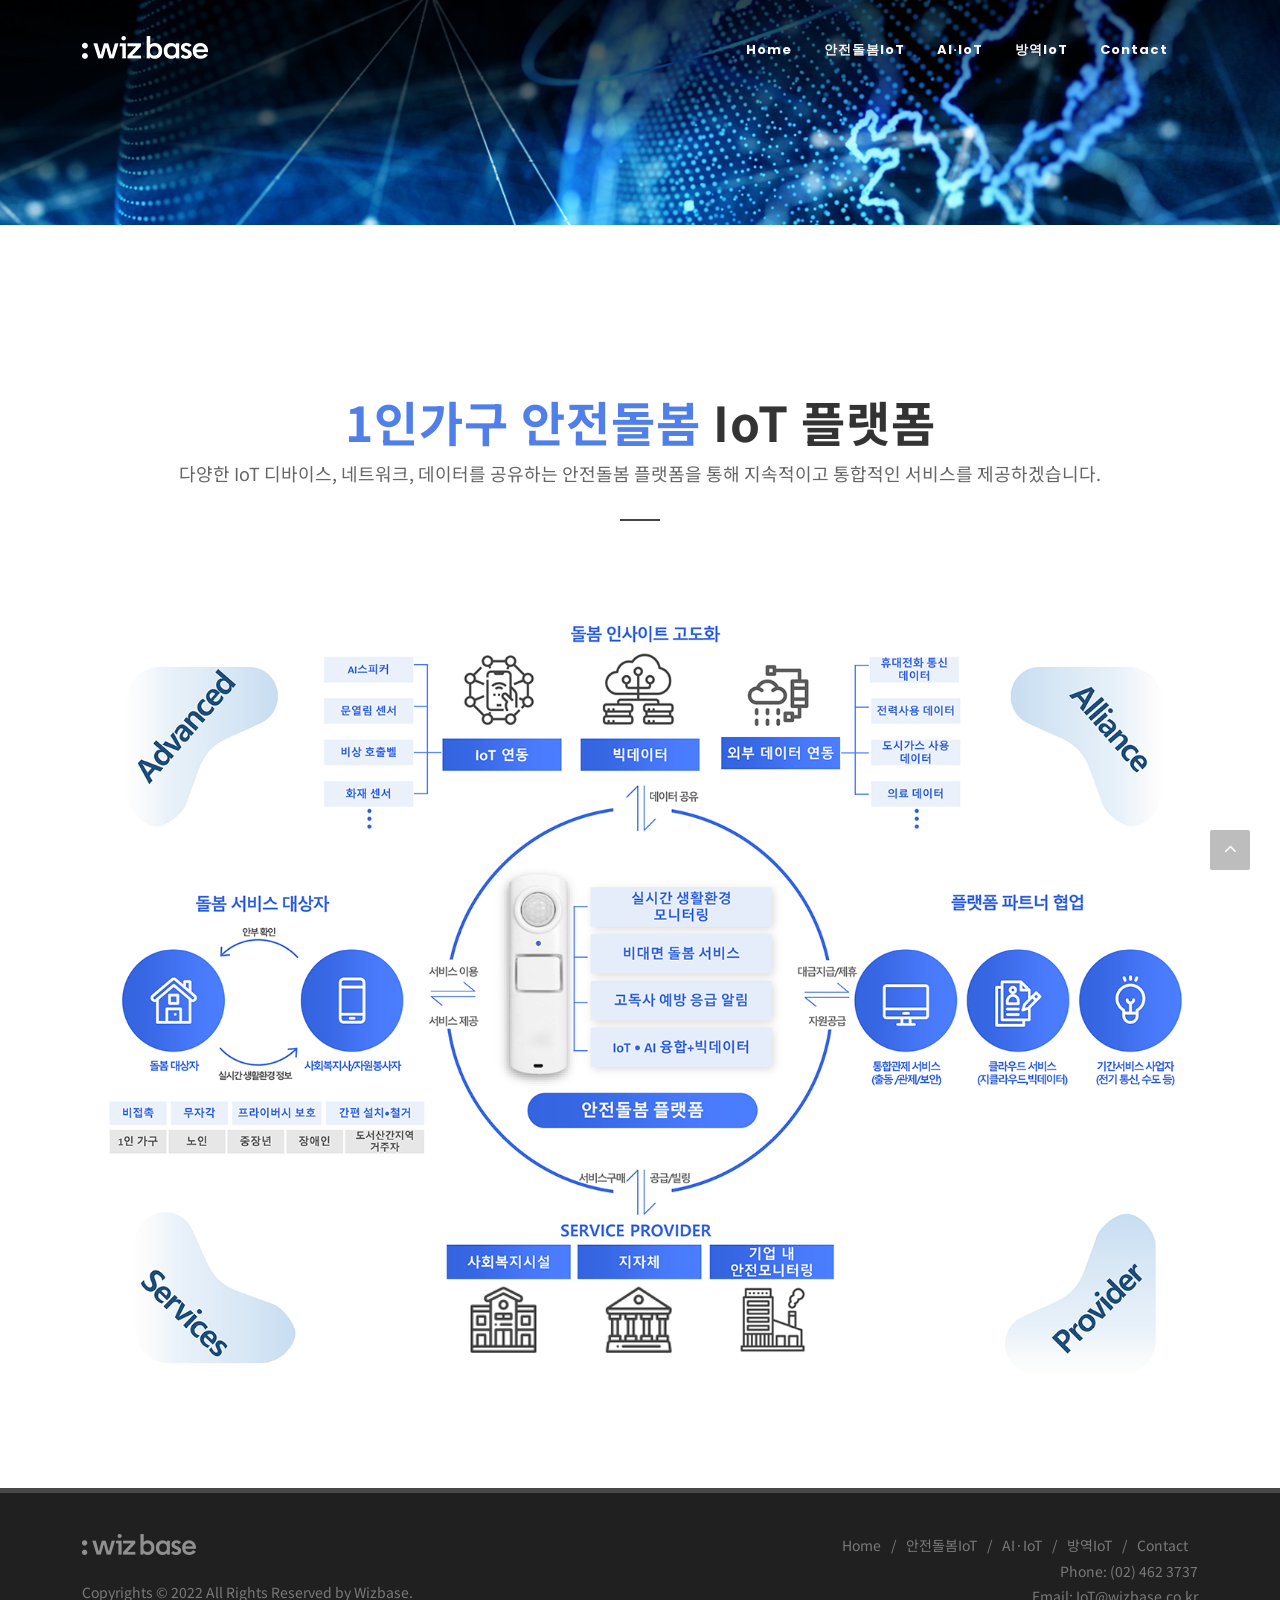
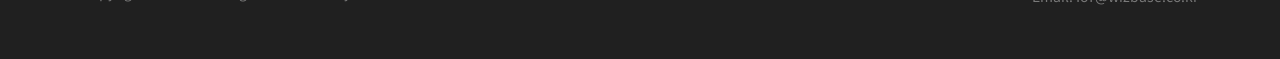
<file: sub3.html>
<!DOCTYPE html>
<html dir="ltr" lang="en-US">
<head>
	<meta http-equiv="content-type" content="text/html; charset=utf-8" />
	<link href="https://fonts.googleapis.com/css?family=Lato:300,400,400i,700|Poppins:300,400,500,600,700|PT+Serif:400,400i&display=swap" rel="stylesheet" type="text/css" />
    <link href="https://fonts.googleapis.com/css2?family=Noto+Sans+KR:wght@100;300;400;500;700;900&display=swap" rel="stylesheet">
    <link rel="stylesheet" href="https://cdnjs.cloudflare.com/ajax/libs/OwlCarousel2/2.3.4/assets/owl.carousel.min.css">
    <link rel="stylesheet" href="https://cdnjs.cloudflare.com/ajax/libs/OwlCarousel2/2.3.4/assets/owl.theme.default.min.css">
	<link rel="stylesheet" href="assets/css/custom.css" type="text/css" />
	<link rel="stylesheet" href="assets/css/swiper.css" type="text/css" />
	<link rel="stylesheet" href="assets/css/dark.css" type="text/css" />
	<link rel="stylesheet" href="assets/css/font-icons.css" type="text/css" />
	<link rel="stylesheet" href="assets/css/animate.css" type="text/css" />
	<link rel="stylesheet" href="assets/css/magnific-popup.css" type="text/css" />
	<meta name="viewport" content="width=device-width, initial-scale=1" />
	<title>안전돌봄 IoT플랫폼 - Wizbase</title>
</head>
<body class="stretched">
<div id="wrapper" class="clearfix">
	<div id="home" class="page-section" style="position:absolute;top:0;left:0;width:100%;height:200px;z-index:-2;"></div>

	<header id="header" class="transparent-header dark">
        <div id="header-wrap"><div class="container"><div class="header-row">
            <div id="logo">
                <a href="index.html" class="standard-logo" data-dark-logo="assets/img/wlogo.png"><img src="assets/img/wlogo.png" alt="Wizbase Logo"></a>
                <a href="index.html" class="retina-logo" data-dark-logo="assets/img/wlogo@2x.png"><img src="assets/img/wlogo@2x.png" alt="Wizbase Logo"></a>
            </div>
            <div class="header-misc"></div>
            <div id="primary-menu-trigger">
                <svg class="svg-trigger" viewBox="0 0 100 100">
                    <path d="m 30,33 h 40 c 3.722839,0 7.5,3.126468 7.5,8.578427 0,5.451959 -2.727029,8.421573 -7.5,8.421573 h -20"></path>
                    <path d="m 30,50 h 40"></path>
                    <path d="m 70,67 h -40 c 0,0 -7.5,-0.802118 -7.5,-8.365747 0,-7.563629 7.5,-8.634253 7.5,-8.634253 h 20"></path>
                </svg>
            </div>
            <nav class="primary-menu">
                <ul class="menu-container one-page-menu" data-easing="easeInOutExpo" data-speed="1500">
                    <li class="menu-item"><a class="menu-link" href="index.html"><div>Home</div></a></li>
                    <li class="menu-item"><a class="menu-link" href="sub1.html"><div>안전돌봄IoT</div></a>
                        <ul class="sub-menu-container">
                            <li class="menu-item"><a class="menu-link" href="sub1.html"><div>안전돌봄 IoT란</div></a></li>
                            <li class="menu-item"><a class="menu-link" href="sub2.html"><div>핵심기술</div></a></li>
                            <li class="menu-item"><a class="menu-link" href="sub3.html"><div>안전돌봄 IoT플랫폼</div></a></li>
                            <li class="menu-item"><a class="menu-link" href="https://www.youtube.com/watch?v=4FWaclQ3Re4&list=PLhf5htweyeka3BoZvVK3-i82LjIv_0GVL&ab_channel=%EC%9C%84%EC%A6%88%EB%B2%A0%EC%9D%B4%EC%8A%A4" target="_blank"><div>이용 안내 동영상</div></a></li>
                        </ul>
                    </li>
                    <li class="menu-item"><a class="menu-link" href="sub4.html"><div>AI·IoT</div></a>
                        <ul class="sub-menu-container">
                            <li class="menu-item"><a class="menu-link" href="sub4.html"><div>라이프로그 빅데이터</div></a></li>
                            <li class="menu-item"><a class="menu-link" href="sub5.html"><div>피플카운팅</div></a></li>
                        </ul>
                    </li>
                    <li class="menu-item"><a class="menu-link" href="sub7.html"><div>방역IoT</div></a>
                        <ul class="sub-menu-container">
                            <li class="menu-item"><a class="menu-link" href="sub7.html"><div>IR-BOX</div></a></li>
                            <li class="menu-item"><a class="menu-link" href="sub6.html"><div>IR-FOT 100</div></a></li>
                        </ul>
                    </li>
                    <li class="menu-item"><a class="menu-link" href="index.html#section-contact"><div>Contact</div></a></li>
                </ul>
            </nav>
        </div></div></div>
        <div class="header-wrap-clone"></div>
    </header>

	<section id="slider" class="slider-element slider-parallax swiper_wrapper min-vh-60 min-vh-md-25 include-header">
		<div class="slider-inner"><div class="swiper-container swiper-parent"><div class="swiper-wrapper">
			<div class="swiper-slide dark"><div class="swiper-slide-bg" style="background-image: url('assets/img/iot_sub_01_title_bg.png');"></div></div>
		</div><div class="slider-arrow-left"><i class="icon-angle-left"></i></div><div class="slider-arrow-right"><i class="icon-angle-right"></i></div></div></div>
	</section>

    <section id="content">
        <div class="content-wrap">
            <div class="container clearfix">
                <div class="heading-block aa heading-custom2 topmargin-lg center">
                    <h2><span>1인가구 안전돌봄</span> IoT 플랫폼</h2>
                    <p>다양한 IoT 디바이스, 네트워크, 데이터를 공유하는 안전돌봄 플랫폼을 통해 지속적이고 통합적인 서비스를 제공하겠습니다.</p>
                </div>
                <img src="assets/img/iot_sub_03_chart.png" alt="" data-animate="fadeInUp">
            </div>
        </div>
    </section>

	<footer id="footer" class="dark">
		<div id="copyrights"><div class="container"><div class="row justify-content-between col-mb-30">
			<div class="col-12 col-lg-auto text-center text-lg-start order-last order-lg-first">
				<img src="assets/img/footer-logo.png" alt="Image" class="mb-4"><br>Copyrights &copy; 2022 All Rights Reserved by Wizbase.
			</div>
			<div class="col-12 col-lg-auto text-center text-lg-end one-page-menu">
				<div class="copyrights-menu copyright-links">
					<a href="index.html">Home</a>/<a href="sub1.html">안전돌봄IoT</a>/<a href="sub4.html">AI·IoT</a>/<a href="sub6.html">방역IoT</a>/<a href="index.html#section-contact">Contact</a>
					<div>Phone: (02) 462 3737<br />Email: IoT@wizbase.co.kr</div>
				</div>
			</div>
		</div></div></div>
	</footer>
</div>

<div id="gotoTop" class="icon-angle-up"></div>
<script type="text/javascript" src="assets/js/jquery.js"></script>
<script type="text/javascript" src="assets/js/plugins.min.js"></script>
<script src="https://cdnjs.cloudflare.com/ajax/libs/OwlCarousel2/2.3.4/owl.carousel.min.js"></script>
<script type="text/javascript" src="assets/js/functions.js"></script>
</body>
</html>
</file>
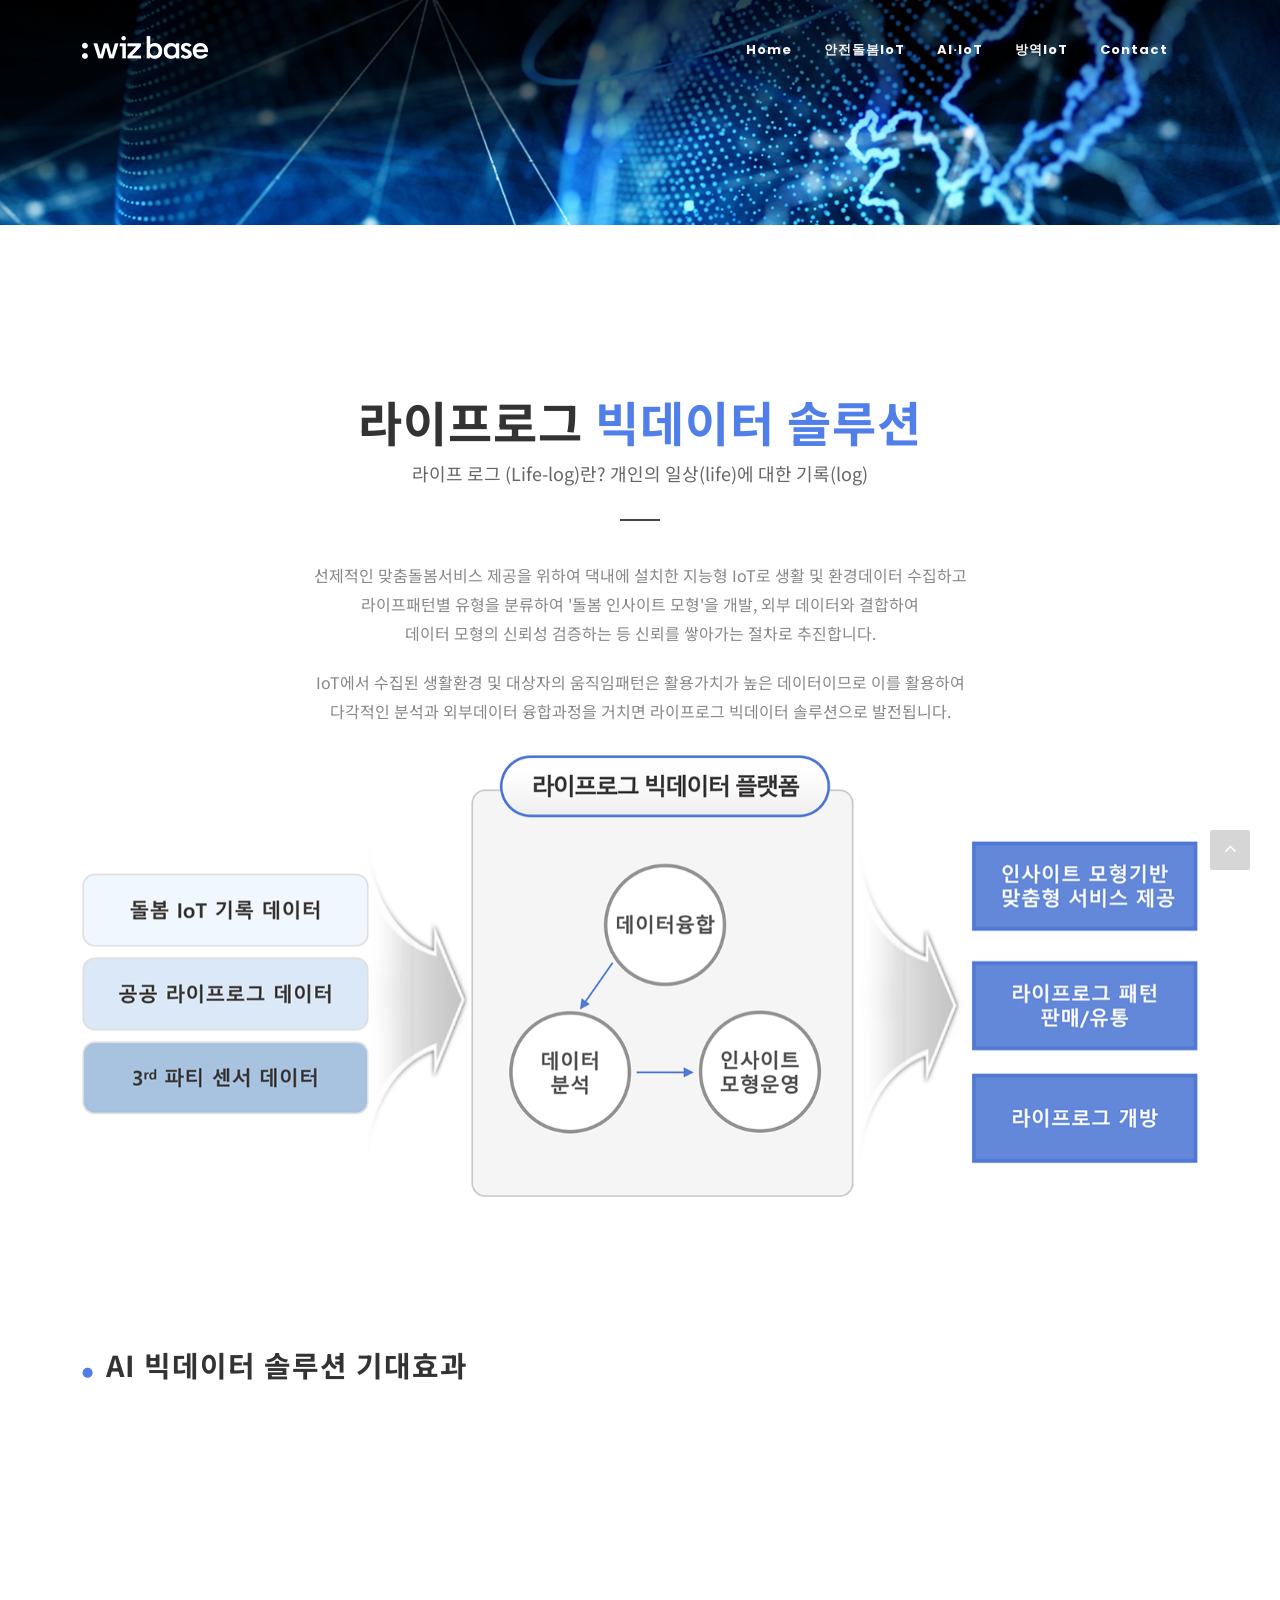
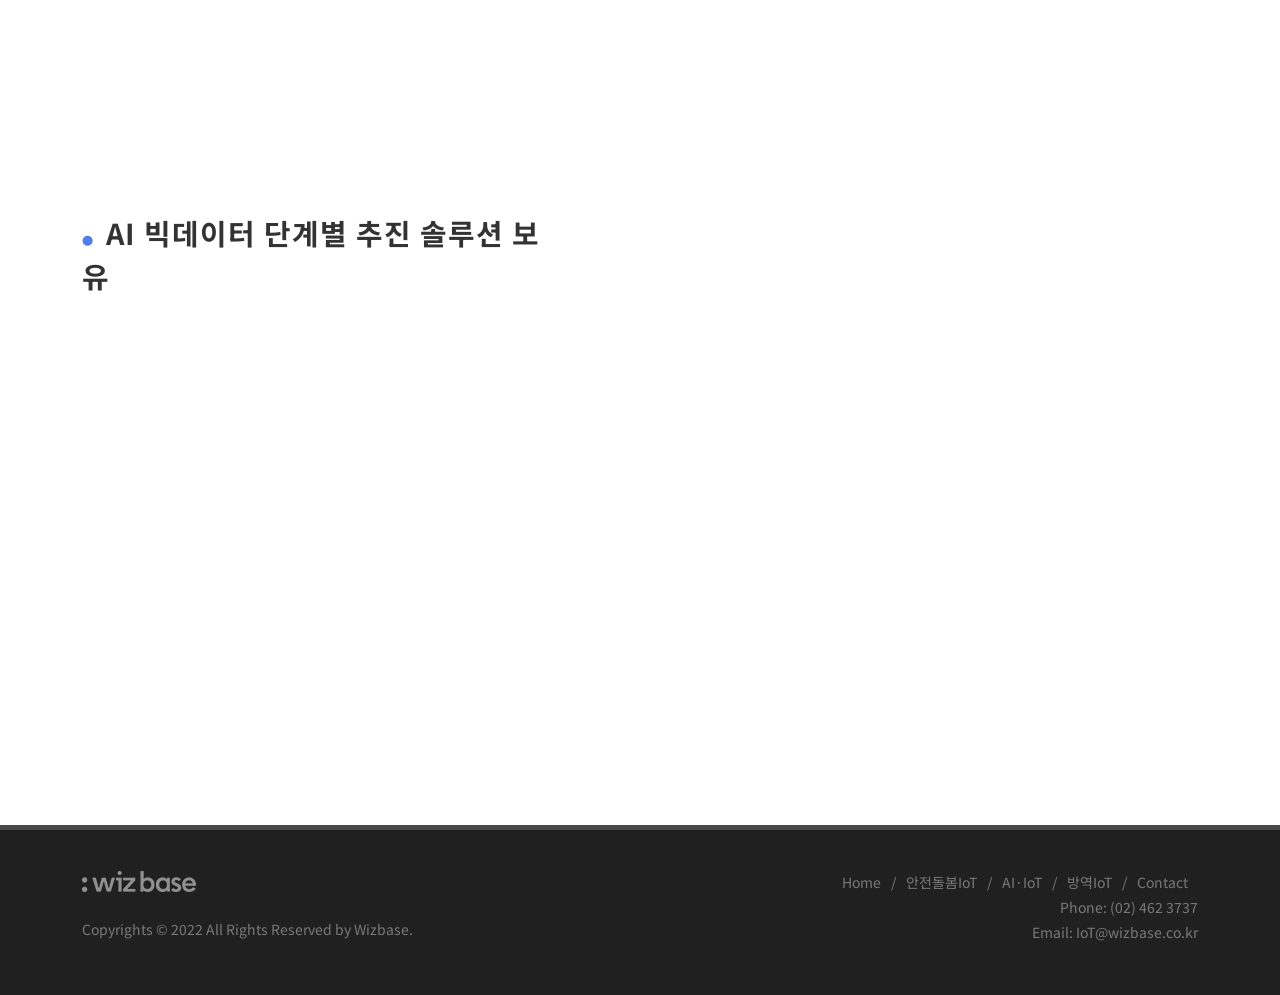
<file: sub4.html>
<!DOCTYPE html>
<html dir="ltr" lang="en-US">
<head>
	<meta http-equiv="content-type" content="text/html; charset=utf-8" />
	<link href="https://fonts.googleapis.com/css?family=Lato:300,400,400i,700|Poppins:300,400,500,600,700|PT+Serif:400,400i&display=swap" rel="stylesheet" type="text/css" />
    <link href="https://fonts.googleapis.com/css2?family=Noto+Sans+KR:wght@100;300;400;500;700;900&display=swap" rel="stylesheet">
    <link rel="stylesheet" href="https://cdnjs.cloudflare.com/ajax/libs/OwlCarousel2/2.3.4/assets/owl.carousel.min.css">
    <link rel="stylesheet" href="https://cdnjs.cloudflare.com/ajax/libs/OwlCarousel2/2.3.4/assets/owl.theme.default.min.css">
	<link rel="stylesheet" href="assets/css/custom.css" type="text/css" />
	<link rel="stylesheet" href="assets/css/swiper.css" type="text/css" />
	<link rel="stylesheet" href="assets/css/dark.css" type="text/css" />
	<link rel="stylesheet" href="assets/css/font-icons.css" type="text/css" />
	<link rel="stylesheet" href="assets/css/animate.css" type="text/css" />
	<link rel="stylesheet" href="assets/css/magnific-popup.css" type="text/css" />
	<meta name="viewport" content="width=device-width, initial-scale=1" />
	<title>라이프로그 빅데이터 솔루션 - Wizbase</title>
</head>
<body class="stretched">
<div id="wrapper" class="clearfix">
	<div id="home" class="page-section" style="position:absolute;top:0;left:0;width:100%;height:200px;z-index:-2;"></div>

	<header id="header" class="transparent-header dark">
        <div id="header-wrap"><div class="container"><div class="header-row">
            <div id="logo">
                <a href="index.html" class="standard-logo" data-dark-logo="assets/img/wlogo.png"><img src="assets/img/wlogo.png" alt="Wizbase Logo"></a>
                <a href="index.html" class="retina-logo" data-dark-logo="assets/img/wlogo@2x.png"><img src="assets/img/wlogo@2x.png" alt="Wizbase Logo"></a>
            </div>
            <div class="header-misc"></div>
            <div id="primary-menu-trigger">
                <svg class="svg-trigger" viewBox="0 0 100 100">
                    <path d="m 30,33 h 40 c 3.722839,0 7.5,3.126468 7.5,8.578427 0,5.451959 -2.727029,8.421573 -7.5,8.421573 h -20"></path>
                    <path d="m 30,50 h 40"></path>
                    <path d="m 70,67 h -40 c 0,0 -7.5,-0.802118 -7.5,-8.365747 0,-7.563629 7.5,-8.634253 7.5,-8.634253 h 20"></path>
                </svg>
            </div>
            <nav class="primary-menu">
                <ul class="menu-container one-page-menu" data-easing="easeInOutExpo" data-speed="1500">
                    <li class="menu-item"><a class="menu-link" href="index.html"><div>Home</div></a></li>
                    <li class="menu-item"><a class="menu-link" href="sub1.html"><div>안전돌봄IoT</div></a>
                        <ul class="sub-menu-container">
                            <li class="menu-item"><a class="menu-link" href="sub1.html"><div>안전돌봄 IoT란</div></a></li>
                            <li class="menu-item"><a class="menu-link" href="sub2.html"><div>핵심기술</div></a></li>
                            <li class="menu-item"><a class="menu-link" href="sub3.html"><div>안전돌봄 IoT플랫폼</div></a></li>
                            <li class="menu-item"><a class="menu-link" href="https://www.youtube.com/watch?v=4FWaclQ3Re4&list=PLhf5htweyeka3BoZvVK3-i82LjIv_0GVL&ab_channel=%EC%9C%84%EC%A6%88%EB%B2%A0%EC%9D%B4%EC%8A%A4" target="_blank"><div>이용 안내 동영상</div></a></li>
                        </ul>
                    </li>
                    <li class="menu-item"><a class="menu-link" href="sub4.html"><div>AI·IoT</div></a>
                        <ul class="sub-menu-container">
                            <li class="menu-item"><a class="menu-link" href="sub4.html"><div>라이프로그 빅데이터</div></a></li>
                            <li class="menu-item"><a class="menu-link" href="sub5.html"><div>피플카운팅</div></a></li>
                        </ul>
                    </li>
                    <li class="menu-item"><a class="menu-link" href="sub7.html"><div>방역IoT</div></a>
                        <ul class="sub-menu-container">
                            <li class="menu-item"><a class="menu-link" href="sub7.html"><div>IR-BOX</div></a></li>
                            <li class="menu-item"><a class="menu-link" href="sub6.html"><div>IR-FOT 100</div></a></li>
                        </ul>
                    </li>
                    <li class="menu-item"><a class="menu-link" href="index.html#section-contact"><div>Contact</div></a></li>
                </ul>
            </nav>
        </div></div></div>
        <div class="header-wrap-clone"></div>
    </header>

	<section id="slider" class="slider-element slider-parallax swiper_wrapper min-vh-60 min-vh-md-25 include-header">
		<div class="slider-inner"><div class="swiper-container swiper-parent"><div class="swiper-wrapper">
			<div class="swiper-slide dark"><div class="swiper-slide-bg" style="background-image: url('assets/img/iot_sub_01_title_bg.png');"></div></div>
		</div><div class="slider-arrow-left"><i class="icon-angle-left"></i></div><div class="slider-arrow-right"><i class="icon-angle-right"></i></div></div></div>
	</section>

    <section id="content">
        <div class="content-wrap">

            <div class="container clearfix">
                <div class="heading-block aa heading-custom2 topmargin-lg center">
                    <h2>라이프로그 <span>빅데이터 솔루션</span></h2>
                    <p>라이프 로그 (Life-log)란? 개인의 일상(life)에 대한 기록(log)</p>
                </div>
                <div class="center" style="margin-top: -10px; color:#888;">
                    <p>선제적인 맞춤돌봄서비스 제공을 위하여 댁내에 설치한 지능형 IoT로 생활 및 환경데이터 수집하고<br>라이프패턴별 유형을 분류하여 '돌봄 인사이트 모형'을 개발, 외부 데이터와 결합하여<br>데이터 모형의 신뢰성 검증하는 등 신뢰를 쌓아가는 절차로 추진합니다.</p>
                </div>
                <div class="center" style="margin-top: -10px; color:#888;">
                    <p>IoT에서 수집된 생활환경 및 대상자의 움직임패턴은 활용가치가 높은 데이터이므로 이를 활용하여<br>다각적인 분석과 외부데이터 융합과정을 거치면 라이프로그 빅데이터 솔루션으로 발전됩니다.</p>
                </div>
                <img src="assets/img/iot_sub_04_pic_01.png" alt="" data-animate="fadeInUp">
            </div>

            <div class="ssline"></div>
            <div class="sline"></div>

            <div class="container clearfix">
                <div class="col-md-5 text-center text-md-start">
                    <div class="heading-block border-bottom-0">
                        <h4><span style="font-size: 0.7rem;">●&nbsp;&nbsp;&nbsp;</span>AI 빅데이터 솔루션 기대효과</h4>
                    </div>
                </div>
                <img src="assets/img/iot_sub_04_pic_02.png" alt="" data-animate="fadeInUp">
            </div>

            <div class="ssline"></div>
            <div class="sline"></div>

            <div class="container clearfix">
                <div class="col-md-5 text-center text-md-start">
                    <div class="heading-block border-bottom-0">
                        <h4><span style="font-size: 0.7rem;">●&nbsp;&nbsp;&nbsp;</span>AI 빅데이터 단계별 추진 솔루션 보유</h4>
                    </div>
                </div>
                <img src="assets/img/iot_sub_04_pic_03.png" alt="" data-animate="fadeInUp">
            </div>

        </div>
    </section>

	<footer id="footer" class="dark">
		<div id="copyrights"><div class="container"><div class="row justify-content-between col-mb-30">
			<div class="col-12 col-lg-auto text-center text-lg-start order-last order-lg-first">
				<img src="assets/img/footer-logo.png" alt="Image" class="mb-4"><br>Copyrights &copy; 2022 All Rights Reserved by Wizbase.
			</div>
			<div class="col-12 col-lg-auto text-center text-lg-end one-page-menu">
				<div class="copyrights-menu copyright-links">
					<a href="index.html">Home</a>/<a href="sub1.html">안전돌봄IoT</a>/<a href="sub4.html">AI·IoT</a>/<a href="sub6.html">방역IoT</a>/<a href="index.html#section-contact">Contact</a>
					<div>Phone: (02) 462 3737<br />Email: IoT@wizbase.co.kr</div>
				</div>
			</div>
		</div></div></div>
	</footer>
</div>

<div id="gotoTop" class="icon-angle-up"></div>
<script type="text/javascript" src="assets/js/jquery.js"></script>
<script type="text/javascript" src="assets/js/plugins.min.js"></script>
<script src="https://cdnjs.cloudflare.com/ajax/libs/OwlCarousel2/2.3.4/owl.carousel.min.js"></script>
<script type="text/javascript" src="assets/js/functions.js"></script>
</body>
</html>
</file>
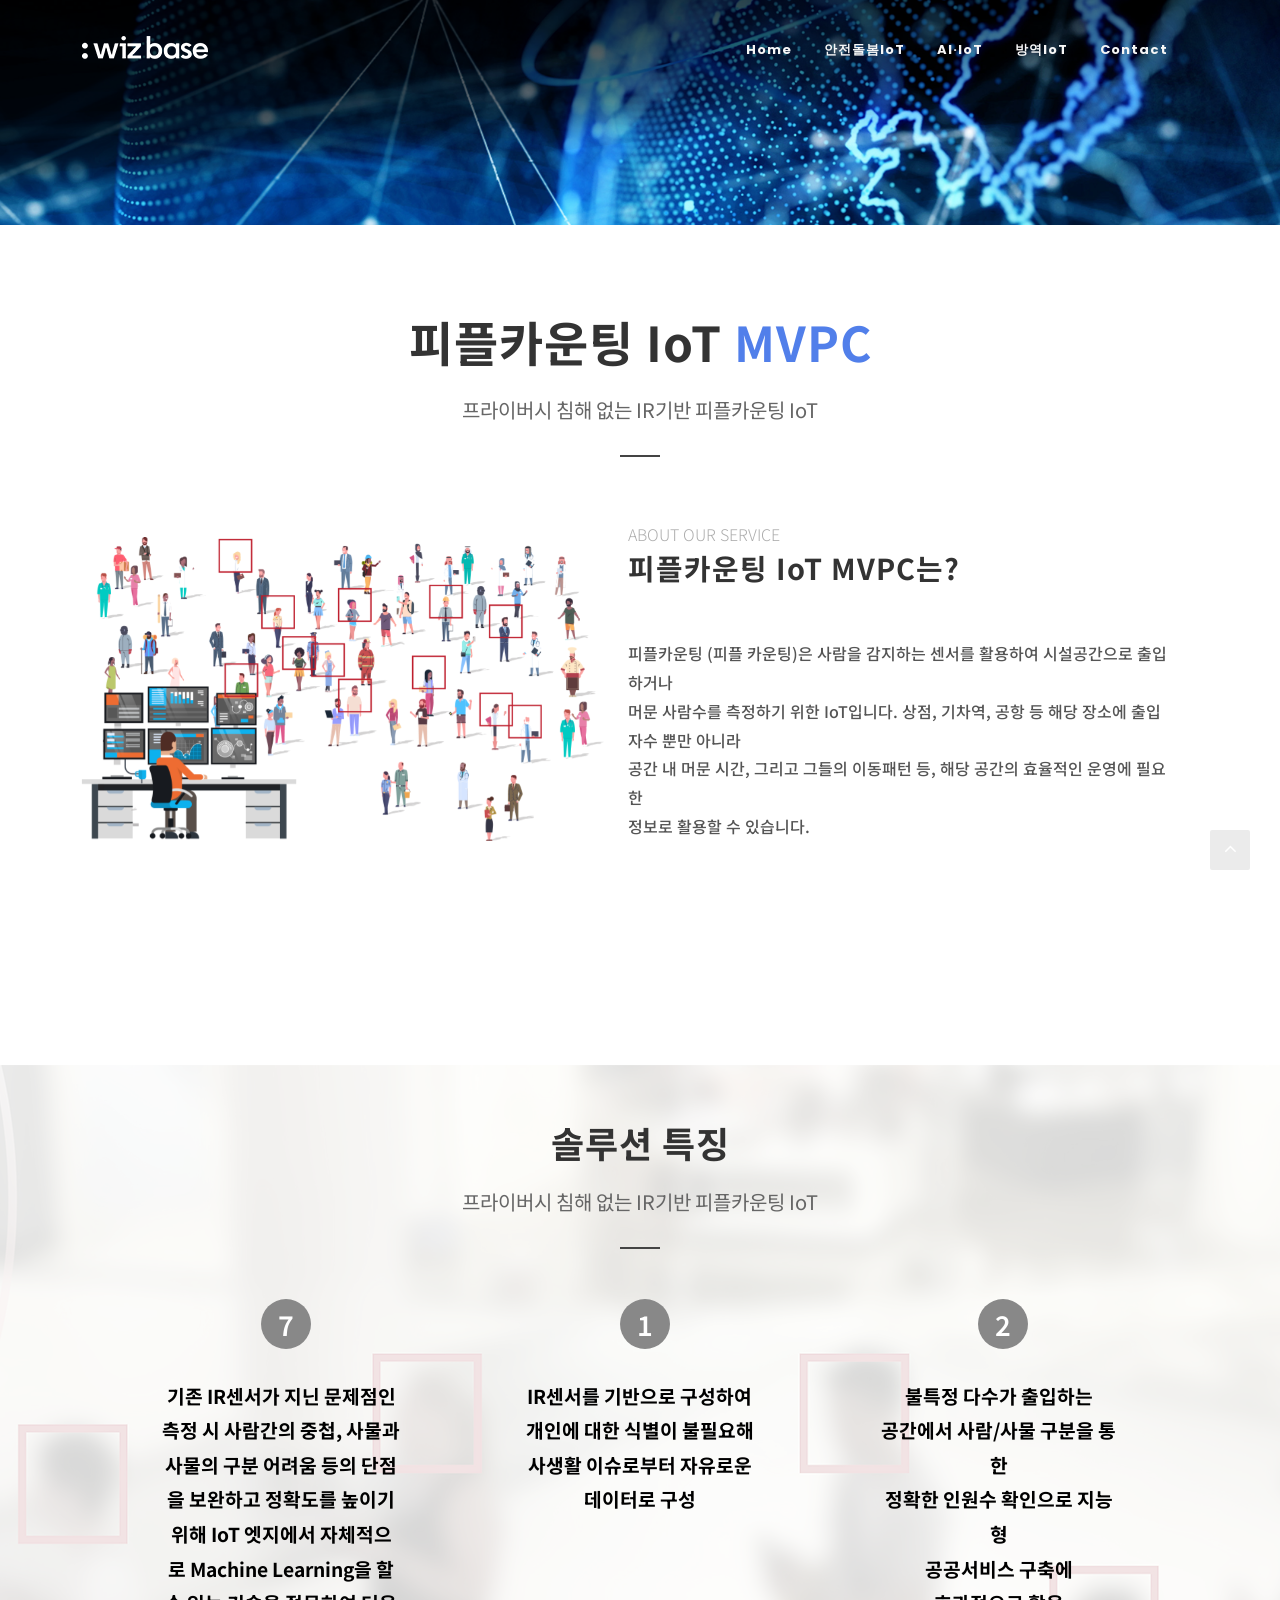
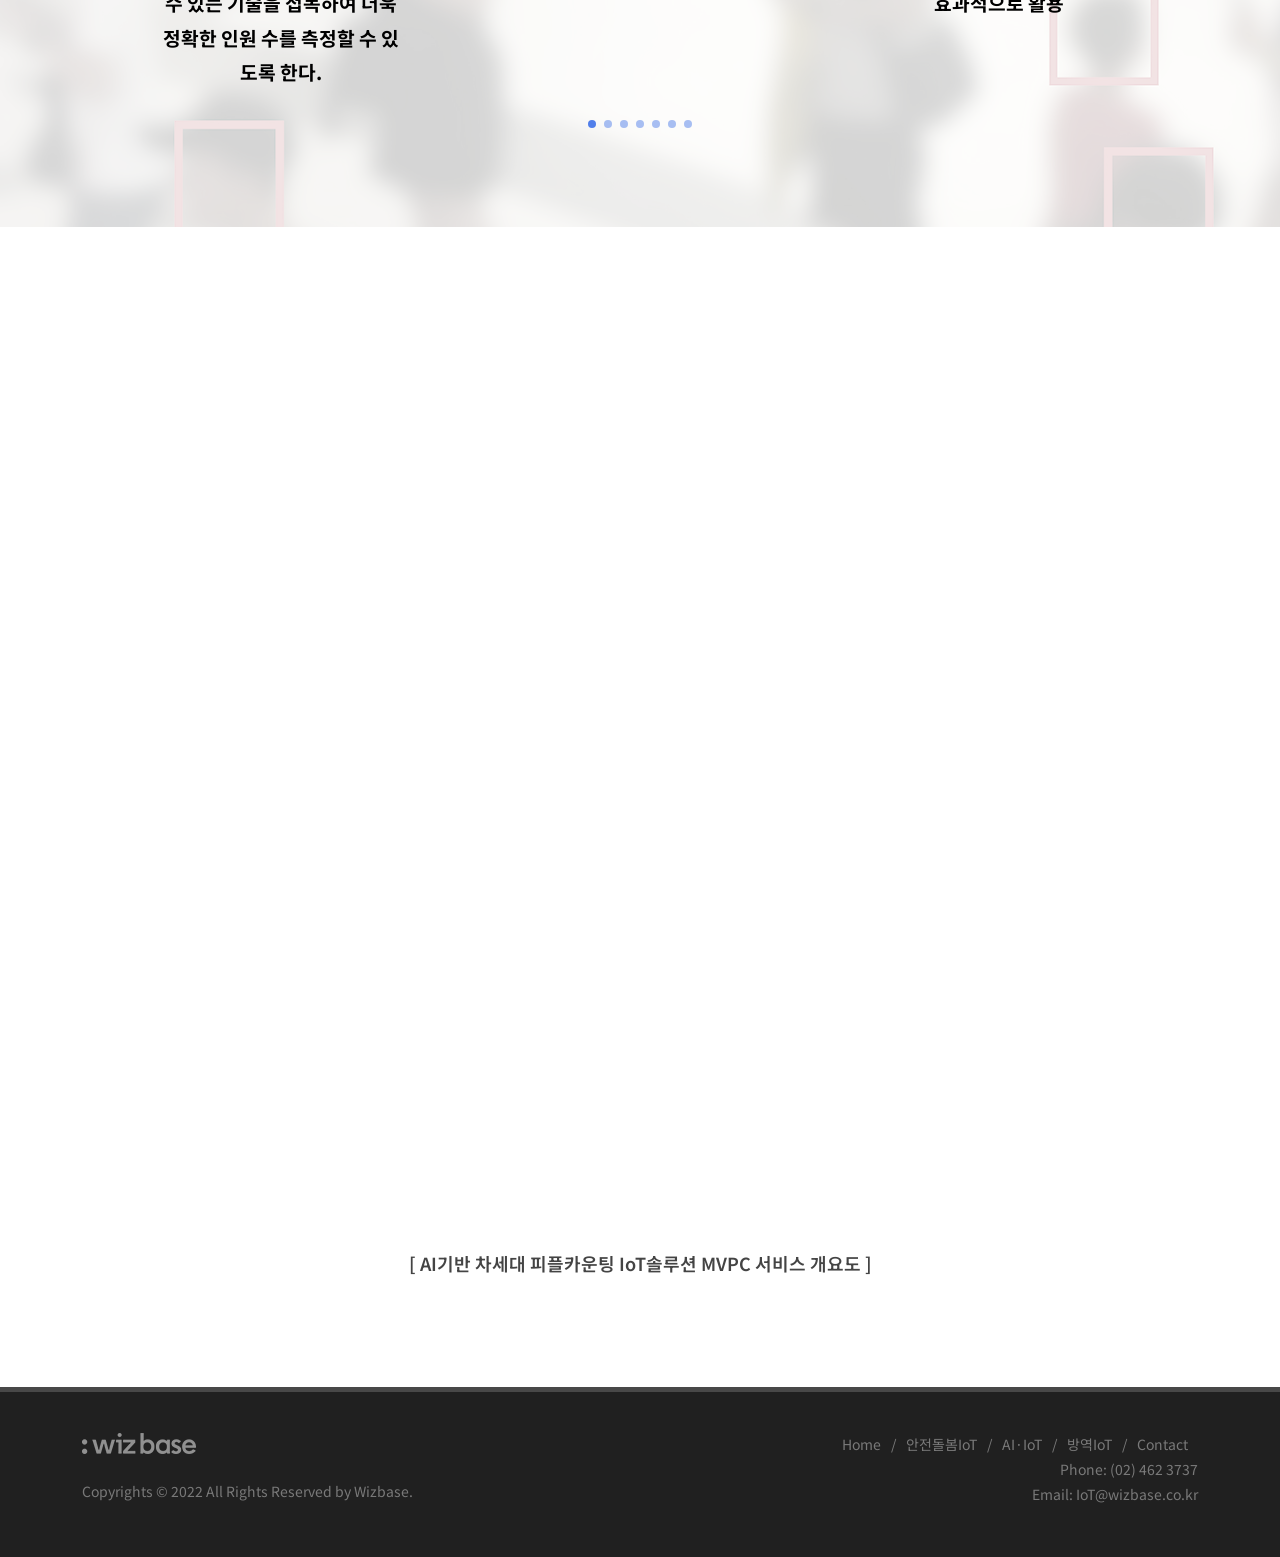
<file: sub5.html>
<!DOCTYPE html>
<html dir="ltr" lang="en-US">
<head>
	<meta http-equiv="content-type" content="text/html; charset=utf-8" />
	<link href="https://fonts.googleapis.com/css?family=Lato:300,400,400i,700|Poppins:300,400,500,600,700|PT+Serif:400,400i&display=swap" rel="stylesheet" type="text/css" />
    <link href="https://fonts.googleapis.com/css2?family=Noto+Sans+KR:wght@100;300;400;500;700;900&display=swap" rel="stylesheet">
    <link rel="stylesheet" href="https://cdnjs.cloudflare.com/ajax/libs/OwlCarousel2/2.3.4/assets/owl.carousel.min.css">
    <link rel="stylesheet" href="https://cdnjs.cloudflare.com/ajax/libs/OwlCarousel2/2.3.4/assets/owl.theme.default.min.css">
	<link rel="stylesheet" href="assets/css/custom.css" type="text/css" />
	<link rel="stylesheet" href="assets/css/swiper.css" type="text/css" />
	<link rel="stylesheet" href="assets/css/dark.css" type="text/css" />
	<link rel="stylesheet" href="assets/css/font-icons.css" type="text/css" />
	<link rel="stylesheet" href="assets/css/animate.css" type="text/css" />
	<link rel="stylesheet" href="assets/css/magnific-popup.css" type="text/css" />
	<meta name="viewport" content="width=device-width, initial-scale=1" />
	<title>피플카운팅 IoT - Wizbase</title>
</head>
<body class="stretched">
<div id="wrapper" class="clearfix">
	<div id="home" class="page-section" style="position:absolute;top:0;left:0;width:100%;height:200px;z-index:-2;"></div>

	<header id="header" class="transparent-header dark">
        <div id="header-wrap"><div class="container"><div class="header-row">
            <div id="logo">
                <a href="index.html" class="standard-logo" data-dark-logo="assets/img/wlogo.png"><img src="assets/img/wlogo.png" alt="Wizbase Logo"></a>
                <a href="index.html" class="retina-logo" data-dark-logo="assets/img/wlogo@2x.png"><img src="assets/img/wlogo@2x.png" alt="Wizbase Logo"></a>
            </div>
            <div class="header-misc"></div>
            <div id="primary-menu-trigger">
                <svg class="svg-trigger" viewBox="0 0 100 100">
                    <path d="m 30,33 h 40 c 3.722839,0 7.5,3.126468 7.5,8.578427 0,5.451959 -2.727029,8.421573 -7.5,8.421573 h -20"></path>
                    <path d="m 30,50 h 40"></path>
                    <path d="m 70,67 h -40 c 0,0 -7.5,-0.802118 -7.5,-8.365747 0,-7.563629 7.5,-8.634253 7.5,-8.634253 h 20"></path>
                </svg>
            </div>
            <nav class="primary-menu">
                <ul class="menu-container one-page-menu" data-easing="easeInOutExpo" data-speed="1500">
                    <li class="menu-item"><a class="menu-link" href="index.html"><div>Home</div></a></li>
                    <li class="menu-item"><a class="menu-link" href="sub1.html"><div>안전돌봄IoT</div></a>
                        <ul class="sub-menu-container">
                            <li class="menu-item"><a class="menu-link" href="sub1.html"><div>안전돌봄 IoT란</div></a></li>
                            <li class="menu-item"><a class="menu-link" href="sub2.html"><div>핵심기술</div></a></li>
                            <li class="menu-item"><a class="menu-link" href="sub3.html"><div>안전돌봄 IoT플랫폼</div></a></li>
                            <li class="menu-item"><a class="menu-link" href="https://www.youtube.com/watch?v=4FWaclQ3Re4&list=PLhf5htweyeka3BoZvVK3-i82LjIv_0GVL&ab_channel=%EC%9C%84%EC%A6%88%EB%B2%A0%EC%9D%B4%EC%8A%A4" target="_blank"><div>이용 안내 동영상</div></a></li>
                        </ul>
                    </li>
                    <li class="menu-item"><a class="menu-link" href="sub4.html"><div>AI·IoT</div></a>
                        <ul class="sub-menu-container">
                            <li class="menu-item"><a class="menu-link" href="sub4.html"><div>라이프로그 빅데이터</div></a></li>
                            <li class="menu-item"><a class="menu-link" href="sub5.html"><div>피플카운팅</div></a></li>
                        </ul>
                    </li>
                    <li class="menu-item"><a class="menu-link" href="sub7.html"><div>방역IoT</div></a>
                        <ul class="sub-menu-container">
                            <li class="menu-item"><a class="menu-link" href="sub7.html"><div>IR-BOX</div></a></li>
                            <li class="menu-item"><a class="menu-link" href="sub6.html"><div>IR-FOT 100</div></a></li>
                        </ul>
                    </li>
                    <li class="menu-item"><a class="menu-link" href="index.html#section-contact"><div>Contact</div></a></li>
                </ul>
            </nav>
        </div></div></div>
        <div class="header-wrap-clone"></div>
    </header>

	<section id="slider" class="slider-element slider-parallax swiper_wrapper min-vh-60 min-vh-md-25 include-header">
		<div class="slider-inner"><div class="swiper-container swiper-parent"><div class="swiper-wrapper">
			<div class="swiper-slide dark"><div class="swiper-slide-bg" style="background-image: url('assets/img/iot_sub_01_title_bg.png');"></div></div>
		</div><div class="slider-arrow-left"><i class="icon-angle-left"></i></div><div class="slider-arrow-right"><i class="icon-angle-right"></i></div></div></div>
	</section>

    <section id="content">
        <div class="content-wrap">
            <section id="section-about" class="page-section">
                <div class="container clearfix">
                    <div class="heading-block heading-custom2 center">
                        <h2>피플카운팅 IoT <span>MVPC</span></h2>
                        <span>프라이버시 침해 없는 IR기반 피플카운팅 IoT</span>
                    </div>
                </div>
            </section>

            <div class="container clearfix">
                <section id="section-sub101" class="page-section">
                    <div class="row align-items-center col-mb-50">
                        <div class="row align-items-center col-md-6" data-animate="fadeInLeft">
                            <img src="assets/img/iot_sub_05_pic_01.png" alt="">
                        </div>
                        <div class="col-md-6 text-center text-md-start wei heading-custom4">
                            <div class="heading-block heading-custom3 border-bottom-0">
                                <span>ABOUT OUR SERVICE</span>
                                <h4>피플카운팅 IoT MVPC는?</h4>
                            </div>
                            <p>피플카운팅 (피플 카운팅)은 사람을 감지하는 센서를 활용하여 시설공간으로 출입하거나<br>머문 사람수를 측정하기 위한 IoT입니다. 상점, 기차역, 공항 등 해당 장소에 출입자수 뿐만 아니라<br>공간 내 머문 시간, 그리고 그들의 이동패턴 등, 해당 공간의 효율적인 운영에 필요한<br>정보로 활용할 수 있습니다.</p>
                        </div>
                    </div>
                </section>
                <div class="sline"></div>
            </div>

            <div class="sline"></div>

            <section id="section-sd" class="page-section backout2" style="background-image: url('assets/img/iot_sub_05_pic_bg.png'); padding: 50px">
                <div class="container clearfix">
                    <div id="section-gallery" class="page-section p-0 m-0">
                        <div class="heading-block center">
                            <h2>솔루션 특징</h2>
                            <span>프라이버시 침해 없는 IR기반 피플카운팅 IoT</span>
                        </div>
                        <div class="owl-carousel owl-carousel-full image-carousel carousel-widget bottommargin" data-margin="20" data-center="true" data-loop="true" data-nav="false" data-pagi="true" data-items-xs="1" data-items-sm="1" data-items-md="2" data-items-lg="3" data-items-xl="3" data-stage-padding="30" data-lightbox="gallery">
                            <div class="oc-item"><div class="item"><div class="sub1owl2"><h4 class="sub1owl22">1</h4><p>IR센서를 기반으로 구성하여<br>개인에 대한 식별이 불필요해<br>사생활 이슈로부터 자유로운<br>데이터로 구성</p></div></div></div>
                            <div class="oc-item"><div class="sub1owl2"><h4>2</h4><p>불특정 다수가 출입하는<br>공간에서 사람/사물 구분을 통한<br>정확한 인원수 확인으로 지능형<br>공공서비스 구축에<br>효과적으로 활용</p></div></div>
                            <div class="oc-item"><div class="sub1owl2"><h4>3</h4><p>적외선 센서 디바이스를<br>활용한 IoT 기반의 기기로<br>고가의 장비가 아닌 비교적<br>경제적이고 설치가 용이한<br>지능형 피플 카운팅 기술을 적용</p></div></div>
                            <div class="oc-item"><div class="sub1owl2"><h4>4</h4><p>IoT기기를 활용하여 대중교통 내 실시간 인원계수 모니터링 및 혼잡도 기반의 위기상황 대응 서비스에 도입할 수 있는 기술을 개발</p></div></div>
                            <div class="oc-item"><div class="sub1owl2"><h4>5</h4><p>IoT 엣지에서 피플카운팅을 포함하여 데이터를 저장∙기록하면서도 효율성과 보안성을 높일 수 있는 엣지 기술, 메시 네트워킹, 집단학습 기술을 접목</p></div></div>
                            <div class="oc-item"><div class="sub1owl2"><h4>6</h4><p>사람과 사물 그리고 사람간 중첩을 명확히 구분할 수 있는 기술을 구현(체열, 실루엣 등의 ML수치 향상)</p></div></div>
                            <div class="oc-item"><div class="sub1owl2"><h4>7</h4><p>기존 IR센서가 지닌 문제점인 측정 시 사람간의 중첩, 사물과 사물의 구분 어려움 등의 단점을 보완하고 정확도를 높이기 위해 IoT 엣지에서 자체적으로 Machine Learning을 할 수 있는 기술을 접목하여 더욱 정확한 인원 수를 측정할 수 있도록 한다.</p></div></div>
                        </div>
                    </div>
                </div>
            </section>

            <div class="sline"></div>

            <div class="container clearfix">
                <img src="assets/img/iot_sub_05_pic_02.png" alt="" data-animate="fadeInUp">
                <div class="ssline"></div>
                <div class="center">
                    <h4>[ AI기반 차세대 피플카운팅 IoT솔루션 MVPC 서비스 개요도 ]</h4>
                </div>
            </div>

        </div>
    </section>

	<footer id="footer" class="dark">
		<div id="copyrights"><div class="container"><div class="row justify-content-between col-mb-30">
			<div class="col-12 col-lg-auto text-center text-lg-start order-last order-lg-first">
				<img src="assets/img/footer-logo.png" alt="Image" class="mb-4"><br>Copyrights &copy; 2022 All Rights Reserved by Wizbase.
			</div>
			<div class="col-12 col-lg-auto text-center text-lg-end one-page-menu">
				<div class="copyrights-menu copyright-links">
					<a href="index.html">Home</a>/<a href="sub1.html">안전돌봄IoT</a>/<a href="sub4.html">AI·IoT</a>/<a href="sub6.html">방역IoT</a>/<a href="index.html#section-contact">Contact</a>
					<div>Phone: (02) 462 3737<br />Email: IoT@wizbase.co.kr</div>
				</div>
			</div>
		</div></div></div>
	</footer>
</div>

<div id="gotoTop" class="icon-angle-up"></div>
<script type="text/javascript" src="assets/js/jquery.js"></script>
<script type="text/javascript" src="assets/js/plugins.min.js"></script>
<script src="https://cdnjs.cloudflare.com/ajax/libs/OwlCarousel2/2.3.4/owl.carousel.min.js"></script>
<script type="text/javascript" src="assets/js/functions.js"></script>
</body>
</html>
</file>
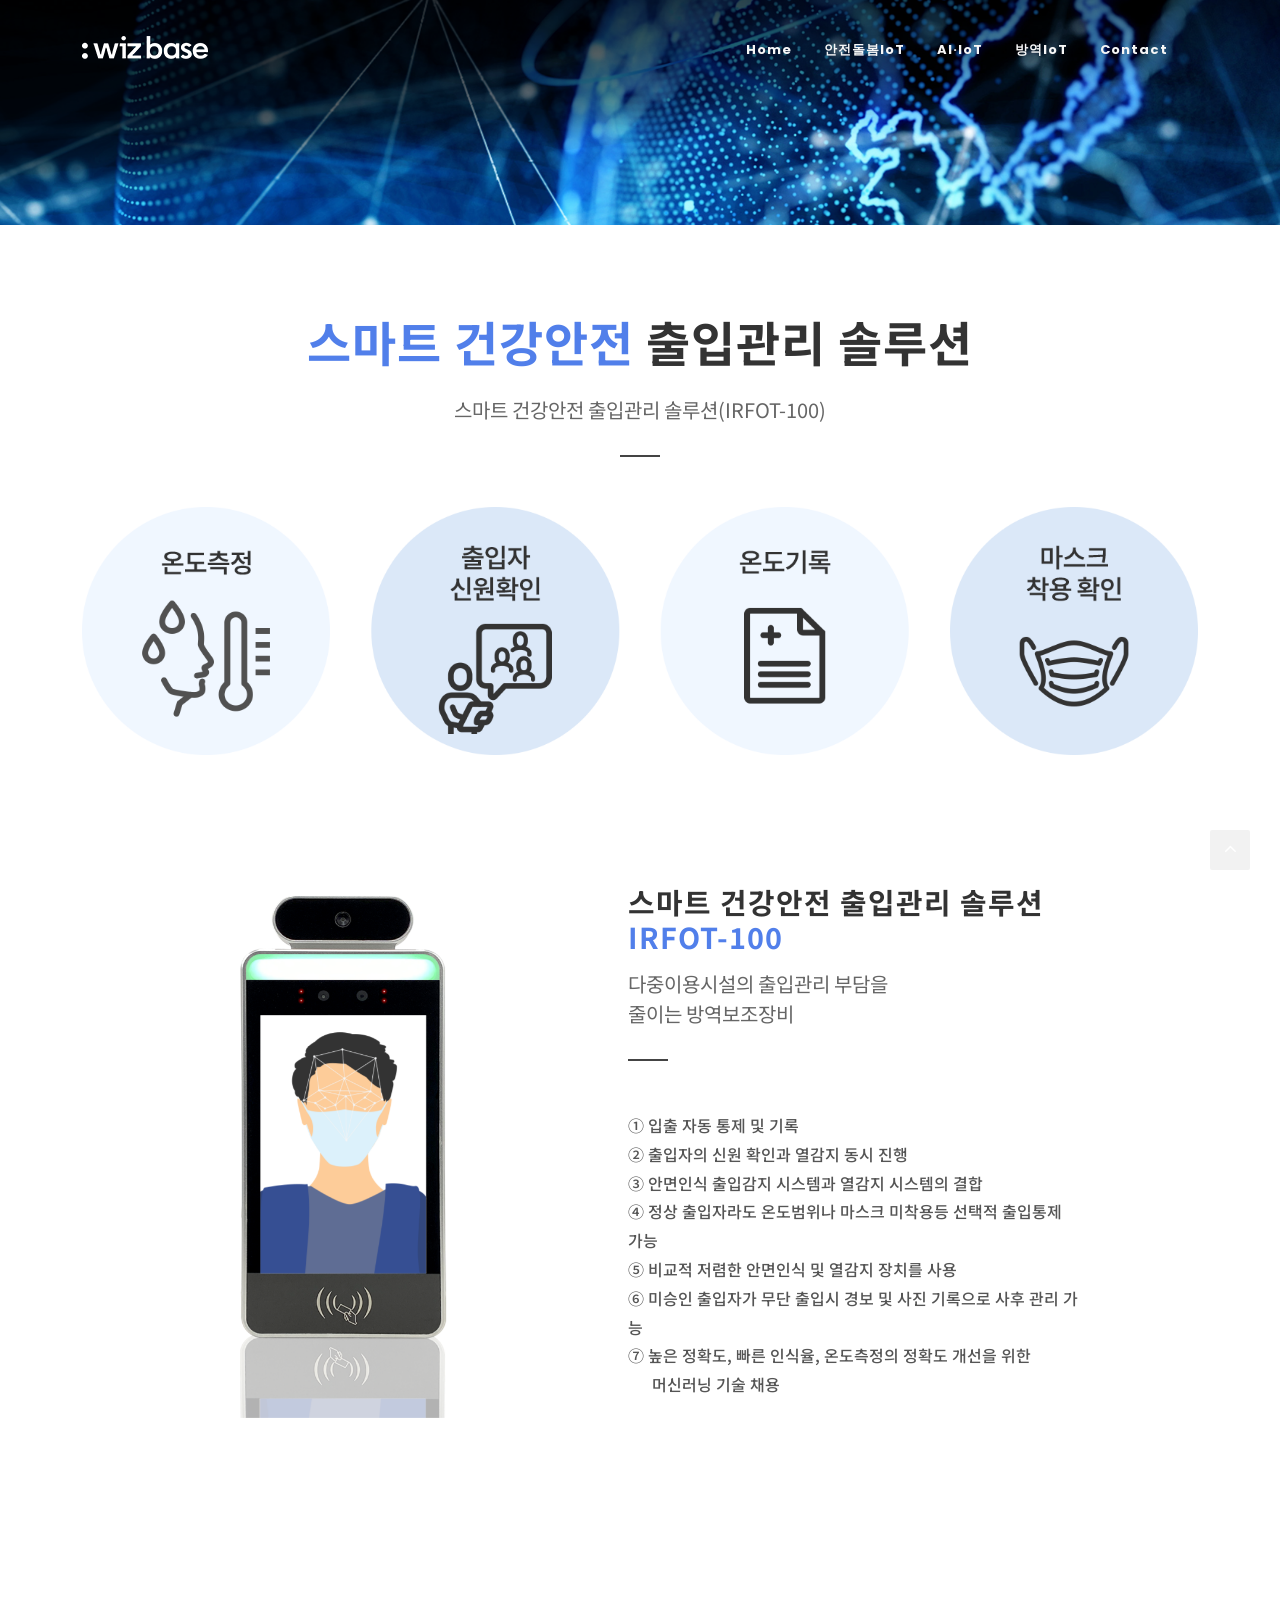
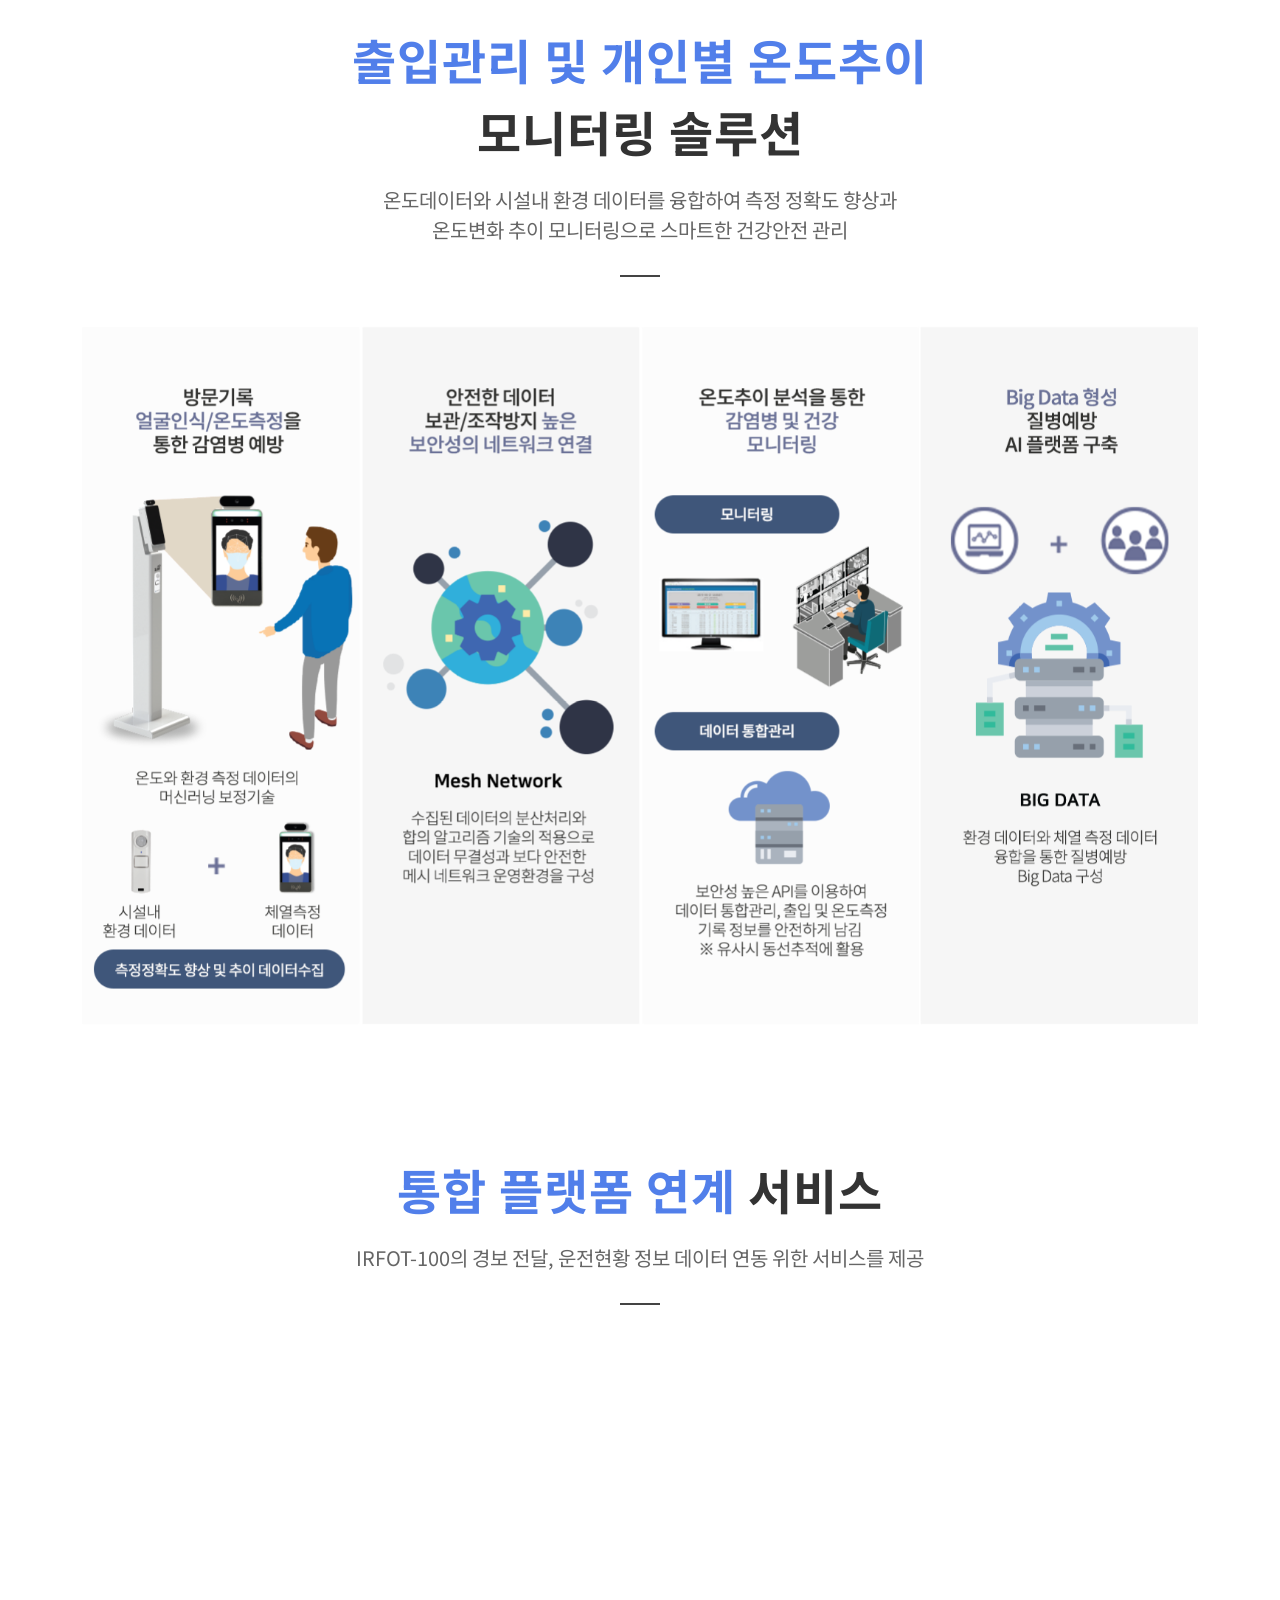
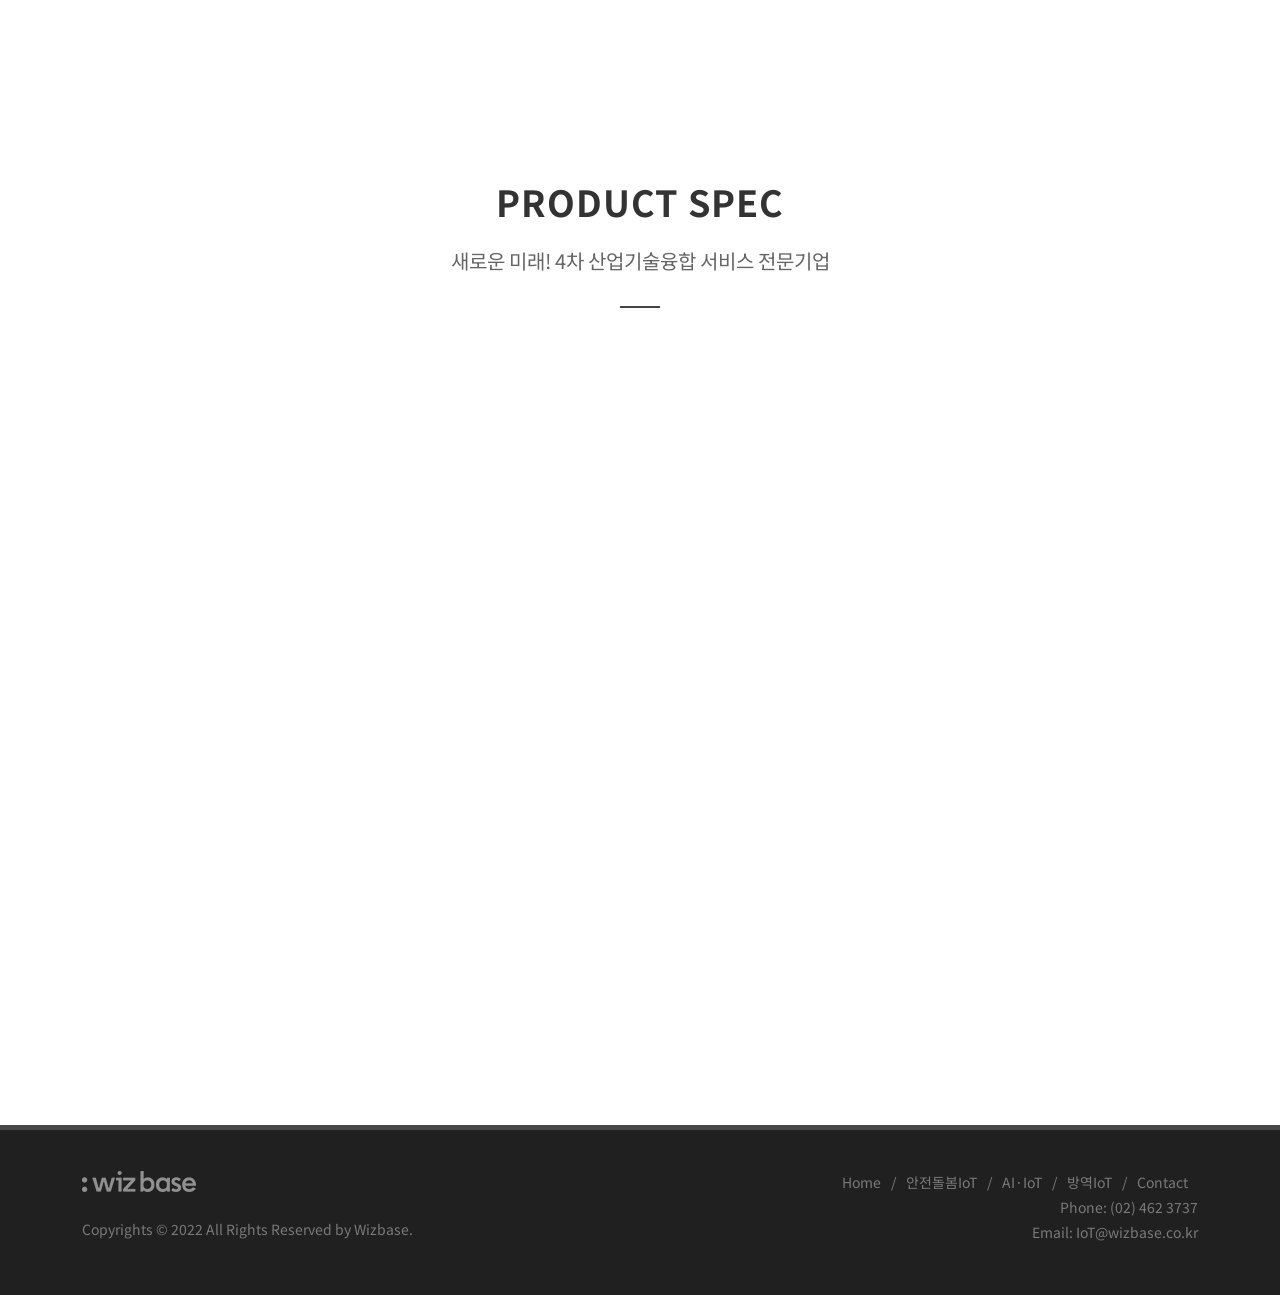
<file: sub6.html>
<!DOCTYPE html>
<html dir="ltr" lang="en-US">
<head>
	<meta http-equiv="content-type" content="text/html; charset=utf-8" />
	<link href="https://fonts.googleapis.com/css?family=Lato:300,400,400i,700|Poppins:300,400,500,600,700|PT+Serif:400,400i&display=swap" rel="stylesheet" type="text/css" />
    <link href="https://fonts.googleapis.com/css2?family=Noto+Sans+KR:wght@100;300;400;500;700;900&display=swap" rel="stylesheet">
    <link rel="stylesheet" href="https://cdnjs.cloudflare.com/ajax/libs/OwlCarousel2/2.3.4/assets/owl.carousel.min.css">
    <link rel="stylesheet" href="https://cdnjs.cloudflare.com/ajax/libs/OwlCarousel2/2.3.4/assets/owl.theme.default.min.css">
	<link rel="stylesheet" href="assets/css/custom.css" type="text/css" />
	<link rel="stylesheet" href="assets/css/swiper.css" type="text/css" />
	<link rel="stylesheet" href="assets/css/dark.css" type="text/css" />
	<link rel="stylesheet" href="assets/css/font-icons.css" type="text/css" />
	<link rel="stylesheet" href="assets/css/animate.css" type="text/css" />
	<link rel="stylesheet" href="assets/css/magnific-popup.css" type="text/css" />
	<meta name="viewport" content="width=device-width, initial-scale=1" />
	<title>IRFOT-100 스마트 건강안전 출입관리 - Wizbase</title>
</head>
<body class="stretched">
<div id="wrapper" class="clearfix">
	<div id="home" class="page-section" style="position:absolute;top:0;left:0;width:100%;height:200px;z-index:-2;"></div>

	<header id="header" class="transparent-header dark">
        <div id="header-wrap"><div class="container"><div class="header-row">
            <div id="logo">
                <a href="index.html" class="standard-logo" data-dark-logo="assets/img/wlogo.png"><img src="assets/img/wlogo.png" alt="Wizbase Logo"></a>
                <a href="index.html" class="retina-logo" data-dark-logo="assets/img/wlogo@2x.png"><img src="assets/img/wlogo@2x.png" alt="Wizbase Logo"></a>
            </div>
            <div class="header-misc"></div>
            <div id="primary-menu-trigger">
                <svg class="svg-trigger" viewBox="0 0 100 100">
                    <path d="m 30,33 h 40 c 3.722839,0 7.5,3.126468 7.5,8.578427 0,5.451959 -2.727029,8.421573 -7.5,8.421573 h -20"></path>
                    <path d="m 30,50 h 40"></path>
                    <path d="m 70,67 h -40 c 0,0 -7.5,-0.802118 -7.5,-8.365747 0,-7.563629 7.5,-8.634253 7.5,-8.634253 h 20"></path>
                </svg>
            </div>
            <nav class="primary-menu">
                <ul class="menu-container one-page-menu" data-easing="easeInOutExpo" data-speed="1500">
                    <li class="menu-item"><a class="menu-link" href="index.html"><div>Home</div></a></li>
                    <li class="menu-item"><a class="menu-link" href="sub1.html"><div>안전돌봄IoT</div></a>
                        <ul class="sub-menu-container">
                            <li class="menu-item"><a class="menu-link" href="sub1.html"><div>안전돌봄 IoT란</div></a></li>
                            <li class="menu-item"><a class="menu-link" href="sub2.html"><div>핵심기술</div></a></li>
                            <li class="menu-item"><a class="menu-link" href="sub3.html"><div>안전돌봄 IoT플랫폼</div></a></li>
                            <li class="menu-item"><a class="menu-link" href="https://www.youtube.com/watch?v=4FWaclQ3Re4&list=PLhf5htweyeka3BoZvVK3-i82LjIv_0GVL&ab_channel=%EC%9C%84%EC%A6%88%EB%B2%A0%EC%9D%B4%EC%8A%A4" target="_blank"><div>이용 안내 동영상</div></a></li>
                        </ul>
                    </li>
                    <li class="menu-item"><a class="menu-link" href="sub4.html"><div>AI·IoT</div></a>
                        <ul class="sub-menu-container">
                            <li class="menu-item"><a class="menu-link" href="sub4.html"><div>라이프로그 빅데이터</div></a></li>
                            <li class="menu-item"><a class="menu-link" href="sub5.html"><div>피플카운팅</div></a></li>
                        </ul>
                    </li>
                    <li class="menu-item"><a class="menu-link" href="sub7.html"><div>방역IoT</div></a>
                        <ul class="sub-menu-container">
                            <li class="menu-item"><a class="menu-link" href="sub7.html"><div>IR-BOX</div></a></li>
                            <li class="menu-item"><a class="menu-link" href="sub6.html"><div>IR-FOT 100</div></a></li>
                        </ul>
                    </li>
                    <li class="menu-item"><a class="menu-link" href="index.html#section-contact"><div>Contact</div></a></li>
                </ul>
            </nav>
        </div></div></div>
        <div class="header-wrap-clone"></div>
    </header>

	<section id="slider" class="slider-element slider-parallax swiper_wrapper min-vh-60 min-vh-md-25 include-header">
		<div class="slider-inner"><div class="swiper-container swiper-parent"><div class="swiper-wrapper">
			<div class="swiper-slide dark"><div class="swiper-slide-bg" style="background-image: url('assets/img/iot_sub_01_title_bg.png');"></div></div>
		</div><div class="slider-arrow-left"><i class="icon-angle-left"></i></div><div class="slider-arrow-right"><i class="icon-angle-right"></i></div></div></div>
	</section>

    <section id="content">
        <div class="content-wrap">
            <section id="section-about" class="page-section">
                <div class="container clearfix">
                    <div class="heading-block center heading-custom2">
                        <h2><span>스마트 건강안전</span> 출입관리 솔루션</h2>
                        <span>스마트 건강안전 출입관리 솔루션(IRFOT-100)</span>
                    </div>
                </div>
            </section>

            <div class="container clearfix">
                <img src="assets/img/iot_sub_06_pic_01.png" alt="" data-animate="fadeInUp">
            </div>

            <div class="sline"></div>

            <div class="container clearfix">
                <section id="section-sub101" class="page-section">
                    <div class="row align-items-center col-mb-50">
                        <div class="row align-items-center col-md-6" data-animate="fadeInLeft">
                            <img src="assets/img/iot_sub_06_pic_02.png" alt="">
                        </div>
                        <div class="col-md-5 text-center wei text-md-start">
                            <div class="heading-block heading-custom1">
                                <h4>스마트 건강안전 출입관리 솔루션<br><span>IRFOT-100</span></h4>
                                <span>다중이용시설의 출입관리 부담을<br>줄이는 방역보조장비</span>
                            </div>
                            <p>① 입출 자동 통제 및 기록<br>② 출입자의 신원 확인과 열감지 동시 진행<br>③ 안면인식 출입감지 시스템과 열감지 시스템의 결합<br>④ 정상 출입자라도 온도범위나 마스크 미착용등 선택적 출입통제 가능<br>⑤ 비교적 저렴한 안면인식 및 열감지 장치를 사용<br>⑥ 미승인 출입자가 무단 출입시 경보 및 사진 기록으로 사후 관리 가능<br>⑦ 높은 정확도, 빠른 인식율, 온도측정의 정확도 개선을 위한<br>&nbsp;&nbsp;&nbsp;&nbsp;&nbsp;&nbsp;머신러닝 기술 채용</p>
                        </div>
                    </div>
                </section>
                <div class="sline"></div>
            </div>

            <div class="sline"></div>

            <section id="section-about2" class="page-section">
                <div class="container clearfix">
                    <div class="heading-block center heading-custom2">
                        <h2><span>출입관리 및 개인별 온도추이</span><br>모니터링 솔루션</h2>
                        <span>온도데이터와 시설내 환경 데이터를 융합하여 측정 정확도 향상과<br>온도변화 추이 모니터링으로 스마트한 건강안전 관리</span>
                    </div>
                </div>
            </section>

            <div class="container clearfix">
                <img src="assets/img/iot_sub_06_pic_03.png" alt="" data-animate="fadeInUp">
            </div>

            <div class="sline"></div>

            <section id="section-about3" class="page-section">
                <div class="container clearfix">
                    <div class="heading-block center heading-custom2">
                        <h2><span>통합 플랫폼 연계</span> 서비스</h2>
                        <span>IRFOT-100의 경보 전달, 운전현황 정보 데이터 연동 위한 서비스를 제공</span>
                    </div>
                </div>
            </section>

            <div class="container clearfix">
                <img src="assets/img/iot_sub_06_pic_04.png" alt="" data-animate="fadeInUp">
            </div>

            <div class="sline"></div>

            <section id="section-about4" class="page-section">
                <div class="container clearfix">
                    <div class="heading-block center">
                        <h2>PRODUCT SPEC</h2>
                        <span>새로운 미래! 4차 산업기술융합 서비스 전문기업</span>
                    </div>
                </div>
            </section>

            <div class="container clearfix">
                <img src="assets/img/iot_sub_06_pic_05.png" alt="" data-animate="fadeInUp">
            </div>

        </div>
    </section>

	<footer id="footer" class="dark">
		<div id="copyrights"><div class="container"><div class="row justify-content-between col-mb-30">
			<div class="col-12 col-lg-auto text-center text-lg-start order-last order-lg-first">
				<img src="assets/img/footer-logo.png" alt="Image" class="mb-4"><br>Copyrights &copy; 2022 All Rights Reserved by Wizbase.
			</div>
			<div class="col-12 col-lg-auto text-center text-lg-end one-page-menu">
				<div class="copyrights-menu copyright-links">
					<a href="index.html">Home</a>/<a href="sub1.html">안전돌봄IoT</a>/<a href="sub4.html">AI·IoT</a>/<a href="sub6.html">방역IoT</a>/<a href="index.html#section-contact">Contact</a>
					<div>Phone: (02) 462 3737<br />Email: IoT@wizbase.co.kr</div>
				</div>
			</div>
		</div></div></div>
	</footer>
</div>

<div id="gotoTop" class="icon-angle-up"></div>
<script type="text/javascript" src="assets/js/jquery.js"></script>
<script type="text/javascript" src="assets/js/plugins.min.js"></script>
<script src="https://cdnjs.cloudflare.com/ajax/libs/OwlCarousel2/2.3.4/owl.carousel.min.js"></script>
<script type="text/javascript" src="assets/js/functions.js"></script>
</body>
</html>
</file>
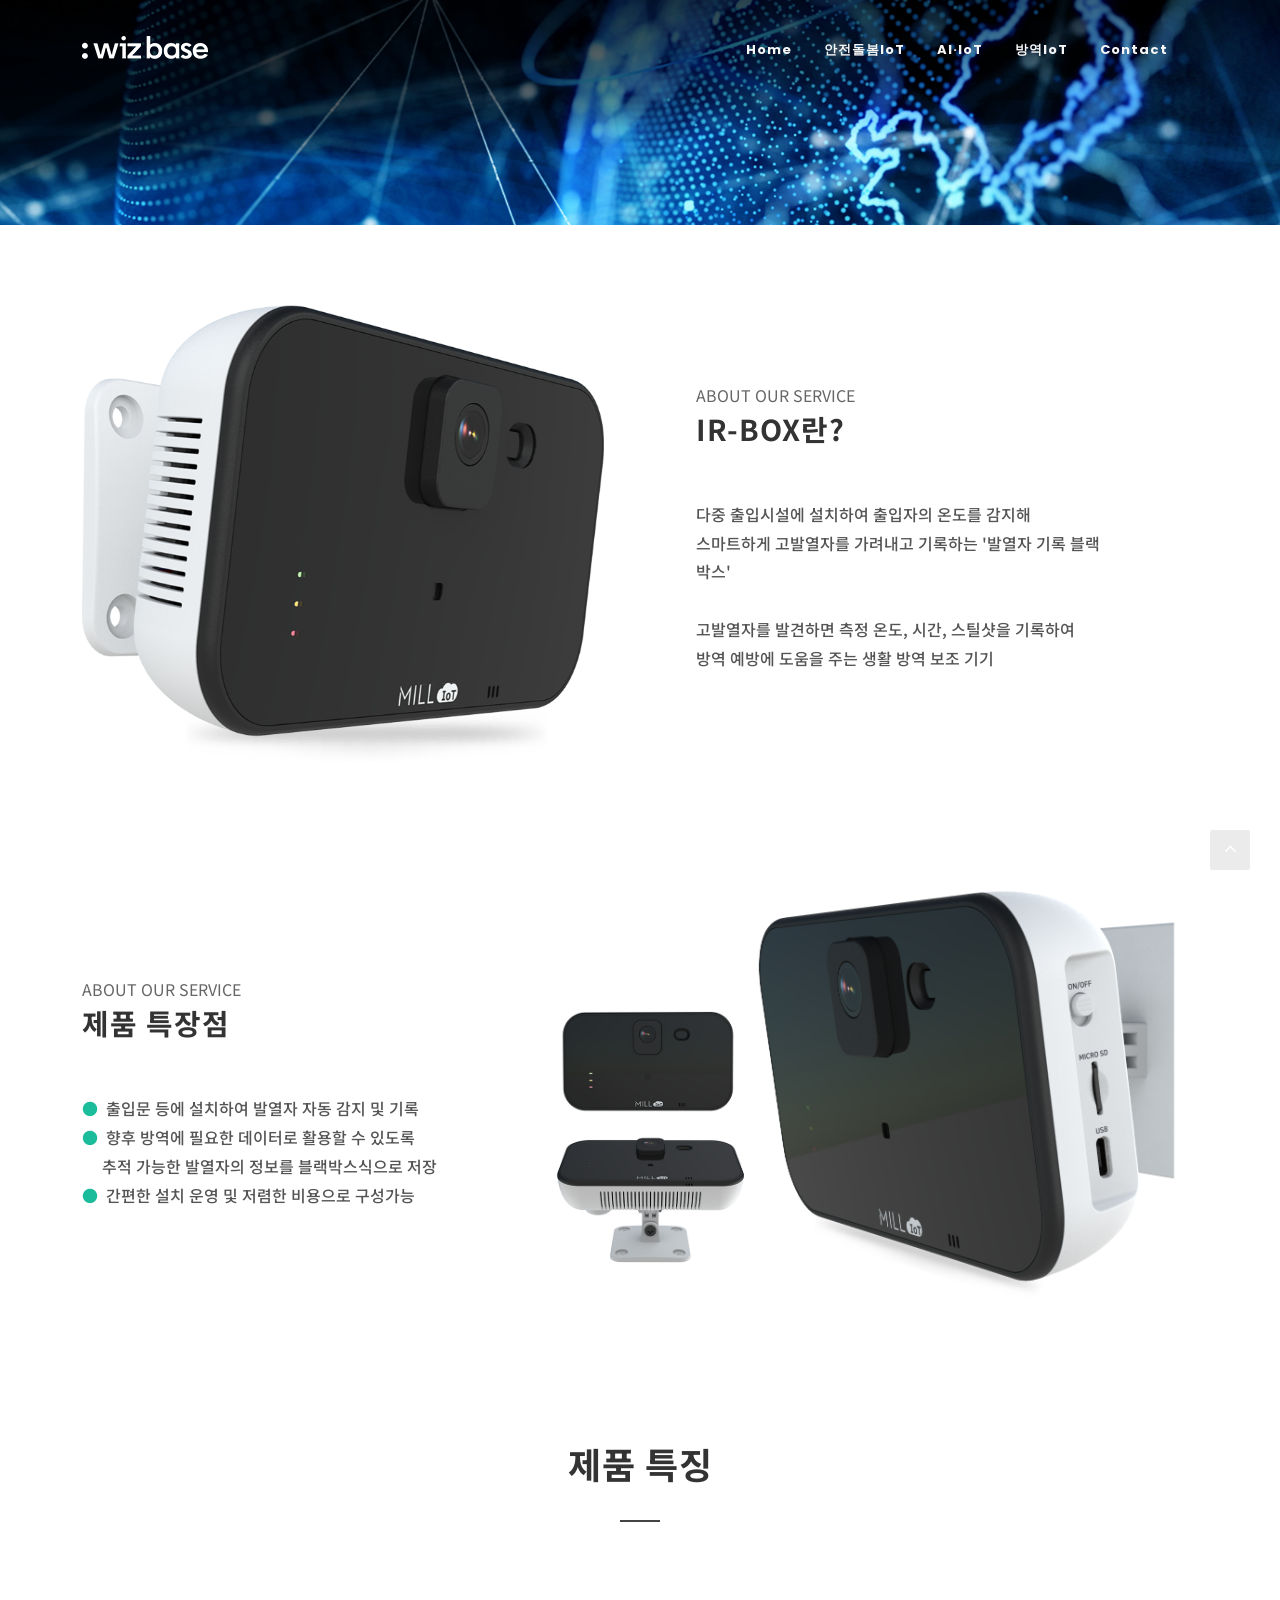
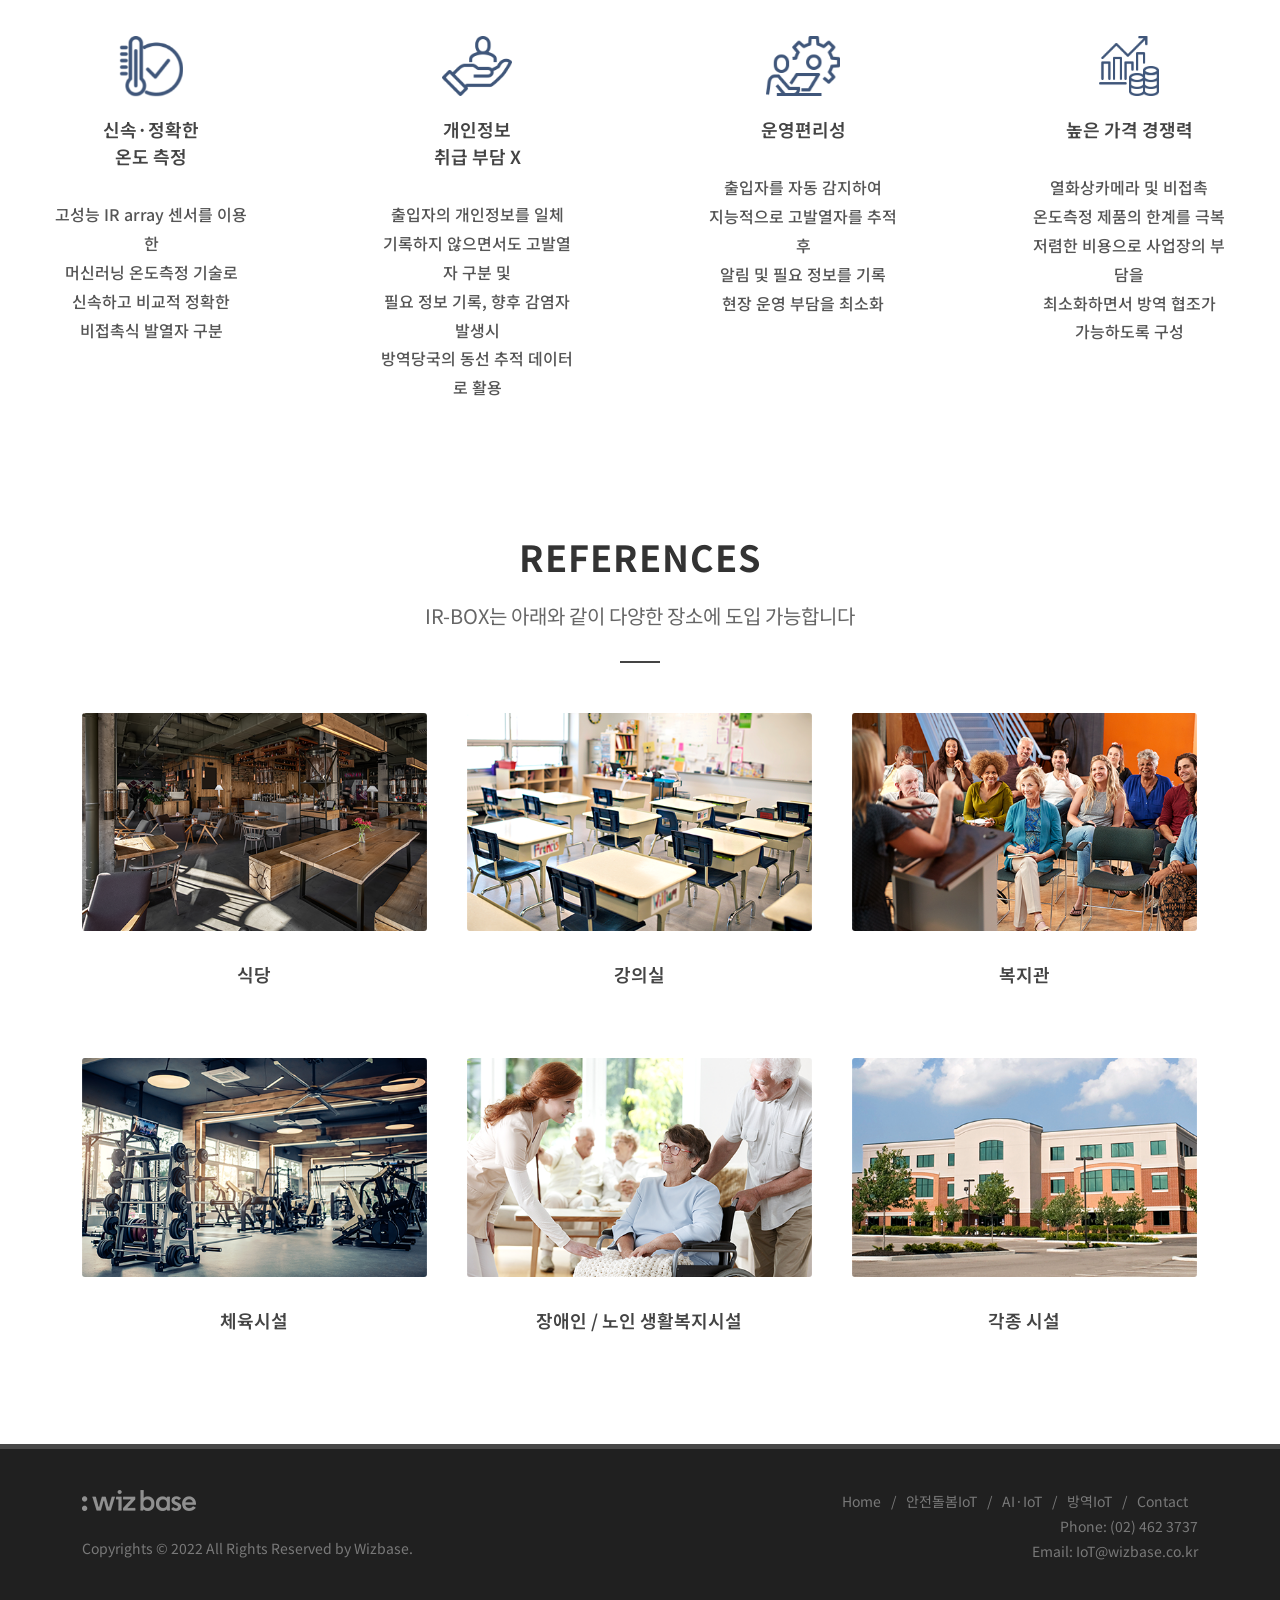
<file: sub7.html>
<!DOCTYPE html>
<html dir="ltr" lang="en-US">
<head>
	<meta http-equiv="content-type" content="text/html; charset=utf-8" />
	<link href="https://fonts.googleapis.com/css?family=Lato:300,400,400i,700|Poppins:300,400,500,600,700|PT+Serif:400,400i&display=swap" rel="stylesheet" type="text/css" />
    <link href="https://fonts.googleapis.com/css2?family=Noto+Sans+KR:wght@100;300;400;500;700;900&display=swap" rel="stylesheet">
    <link rel="stylesheet" href="https://cdnjs.cloudflare.com/ajax/libs/OwlCarousel2/2.3.4/assets/owl.carousel.min.css">
    <link rel="stylesheet" href="https://cdnjs.cloudflare.com/ajax/libs/OwlCarousel2/2.3.4/assets/owl.theme.default.min.css">
	<link rel="stylesheet" href="assets/css/custom.css" type="text/css" />
	<link rel="stylesheet" href="assets/css/swiper.css" type="text/css" />
	<link rel="stylesheet" href="assets/css/dark.css" type="text/css" />
	<link rel="stylesheet" href="assets/css/font-icons.css" type="text/css" />
	<link rel="stylesheet" href="assets/css/animate.css" type="text/css" />
	<link rel="stylesheet" href="assets/css/magnific-popup.css" type="text/css" />
	<meta name="viewport" content="width=device-width, initial-scale=1" />
	<title>IR-BOX 스마트 건강안전 블랙박스 - Wizbase</title>
</head>
<body class="stretched">
<div id="wrapper" class="clearfix">
	<div id="home" class="page-section" style="position:absolute;top:0;left:0;width:100%;height:200px;z-index:-2;"></div>

	<header id="header" class="transparent-header dark">
        <div id="header-wrap"><div class="container"><div class="header-row">
            <div id="logo">
                <a href="index.html" class="standard-logo" data-dark-logo="assets/img/wlogo.png"><img src="assets/img/wlogo.png" alt="Wizbase Logo"></a>
                <a href="index.html" class="retina-logo" data-dark-logo="assets/img/wlogo@2x.png"><img src="assets/img/wlogo@2x.png" alt="Wizbase Logo"></a>
            </div>
            <div class="header-misc"></div>
            <div id="primary-menu-trigger">
                <svg class="svg-trigger" viewBox="0 0 100 100">
                    <path d="m 30,33 h 40 c 3.722839,0 7.5,3.126468 7.5,8.578427 0,5.451959 -2.727029,8.421573 -7.5,8.421573 h -20"></path>
                    <path d="m 30,50 h 40"></path>
                    <path d="m 70,67 h -40 c 0,0 -7.5,-0.802118 -7.5,-8.365747 0,-7.563629 7.5,-8.634253 7.5,-8.634253 h 20"></path>
                </svg>
            </div>
            <nav class="primary-menu">
                <ul class="menu-container one-page-menu" data-easing="easeInOutExpo" data-speed="1500">
                    <li class="menu-item"><a class="menu-link" href="index.html"><div>Home</div></a></li>
                    <li class="menu-item"><a class="menu-link" href="sub1.html"><div>안전돌봄IoT</div></a>
                        <ul class="sub-menu-container">
                            <li class="menu-item"><a class="menu-link" href="sub1.html"><div>안전돌봄 IoT란</div></a></li>
                            <li class="menu-item"><a class="menu-link" href="sub2.html"><div>핵심기술</div></a></li>
                            <li class="menu-item"><a class="menu-link" href="sub3.html"><div>안전돌봄 IoT플랫폼</div></a></li>
                            <li class="menu-item"><a class="menu-link" href="https://www.youtube.com/watch?v=4FWaclQ3Re4&list=PLhf5htweyeka3BoZvVK3-i82LjIv_0GVL&ab_channel=%EC%9C%84%EC%A6%88%EB%B2%A0%EC%9D%B4%EC%8A%A4" target="_blank"><div>이용 안내 동영상</div></a></li>
                        </ul>
                    </li>
                    <li class="menu-item"><a class="menu-link" href="sub4.html"><div>AI·IoT</div></a>
                        <ul class="sub-menu-container">
                            <li class="menu-item"><a class="menu-link" href="sub4.html"><div>라이프로그 빅데이터</div></a></li>
                            <li class="menu-item"><a class="menu-link" href="sub5.html"><div>피플카운팅</div></a></li>
                        </ul>
                    </li>
                    <li class="menu-item"><a class="menu-link" href="sub7.html"><div>방역IoT</div></a>
                        <ul class="sub-menu-container">
                            <li class="menu-item"><a class="menu-link" href="sub7.html"><div>IR-BOX</div></a></li>
                            <li class="menu-item"><a class="menu-link" href="sub6.html"><div>IR-FOT 100</div></a></li>
                        </ul>
                    </li>
                    <li class="menu-item"><a class="menu-link" href="index.html#section-contact"><div>Contact</div></a></li>
                </ul>
            </nav>
        </div></div></div>
        <div class="header-wrap-clone"></div>
    </header>

	<section id="slider" class="slider-element slider-parallax swiper_wrapper min-vh-60 min-vh-md-25 include-header">
		<div class="slider-inner"><div class="swiper-container swiper-parent"><div class="swiper-wrapper">
			<div class="swiper-slide dark"><div class="swiper-slide-bg" style="background-image: url('assets/img/iot_sub_01_title_bg.png');"></div></div>
		</div><div class="slider-arrow-left"><i class="icon-angle-left"></i></div><div class="slider-arrow-right"><i class="icon-angle-right"></i></div></div></div>
	</section>

    <section id="content">
        <div class="content-wrap">
            <div class="container clearfix">
                <section id="section-sub101" class="page-section">
                    <div class="row align-items-center col-mb-50">
                        <div class="row align-items-center col-md-6" data-animate="fadeInLeft">
                            <img src="assets/img/iot_sub_07_pic_01.png" alt="">
                        </div>
                        <div class="col-md-6 text-center userpadding2 wei text-md-start">
                            <div class="heading-block border-bottom-0">
                                <span>ABOUT OUR SERVICE</span>
                                <h4>IR-BOX란?</h4>
                            </div>
                            <p>다중 출입시설에 설치하여 출입자의 온도를 감지해<br>스마트하게 고발열자를 가려내고 기록하는 '발열자 기록 블랙박스'<br><br>고발열자를 발견하면 측정 온도, 시간, 스틸샷을 기록하여<br>방역 예방에 도움을 주는 생활 방역 보조 기기</p>
                        </div>
                    </div>
                </section>

                <div class="sline"></div>

                <section id="section-lifelog" class="page-section">
                    <div class="row align-items-center col-mb-50">
                        <div class="col-md-7 row align-items-center order-md-last" data-animate="fadeInRight">
                            <img src="assets/img/iot_sub_07_pic_02.png" alt="Why choose Us?">
                        </div>
                        <div class="col-md-5 text-center userpadding wei text-md-start">
                            <div class="heading-block border-bottom-0">
                                <span>ABOUT OUR SERVICE</span>
                                <h4>제품 특장점</h4>
                            </div>
                            <p><span class="seolone">●&nbsp;&nbsp;</span>출입문 등에 설치하여 발열자 자동 감지 및 기록<br>
                                <span class="seolone">●&nbsp;&nbsp;</span>향후 방역에 필요한 데이터로 활용할 수 있도록<br>&nbsp;&nbsp;&nbsp;&nbsp;&nbsp;추적 가능한 발열자의 정보를 블랙박스식으로 저장<br>
                                <span class="seolone">●&nbsp;&nbsp;</span>간편한 설치 운영 및 저렴한 비용으로 구성가능
                            </p>
                        </div>
                    </div>
                </section>
            </div>

            <div class="sline"></div>

            <section id="section-features" class="page-section backout2">
                <div class="container clearfix">
                    <div class="heading-block center"><h2>제품 특징</h2></div>
                </div>
            </section>

            <div class="row align-items-stretch">
                <div class="col-lg-3 col-md-6 center col-padding hovv" style="background-color: #fff;">
                    <div class="wei">
                        <img src="assets/img/iot_sub_07_icon_01.png" width="63px" height="60px" alt="">
                        <h4 style="margin-top: 20px;">신속·정확한<br>온도 측정</h4>
                        <p>고성능 IR array 센서를 이용한<br>머신러닝 온도측정 기술로<br>신속하고 비교적 정확한<br>비접촉식 발열자 구분</p>
                    </div>
                </div>
                <div class="col-lg-3 col-md-6 center col-padding hovv" style="background-color: #fff;">
                    <div class="wei">
                        <img src="assets/img/iot_sub_07_icon_02.png" width="70px" height="60px" alt="">
                        <h4 style="margin-top: 20px;">개인정보<br>취급 부담 X</h4>
                        <p>출입자의 개인정보를 일체<br>기록하지 않으면서도 고발열자 구분 및<br>필요 정보 기록, 향후 감염자 발생시<br>방역당국의 동선 추적 데이터로 활용</p>
                    </div>
                </div>
                <div class="col-lg-3 col-md-6 center col-padding hovv" style="background-color: #fff;">
                    <div class="wei">
                        <img src="assets/img/iot_sub_07_icon_03.png" width="74px" height="60px" alt="">
                        <h4 style="margin-top: 20px;">운영편리성</h4>
                        <p>출입자를 자동 감지하여<br>지능적으로 고발열자를 추적 후<br>알림 및 필요 정보를 기록<br>현장 운영 부담을 최소화</p>
                    </div>
                </div>
                <div class="col-lg-3 col-md-6 center col-padding hovv" style="background-color: #fff;">
                    <div class="wei">
                        <img src="assets/img/iot_sub_07_icon_04.png" width="60px" height="60px" alt="">
                        <h4 style="margin-top: 20px;">높은 가격 경쟁력</h4>
                        <p>열화상카메라 및 비접촉<br>온도측정 제품의 한계를 극복<br>저렴한 비용으로 사업장의 부담을<br>최소화하면서 방역 협조가<br>가능하도록 구성</p>
                    </div>
                </div>
            </div>

            <div class="ssline"></div>

            <section id="section-references" class="page-section backout2">
                <div class="container clearfix">
                    <div class="heading-block center">
                        <h2>REFERENCES</h2>
                        <span>IR-BOX는 아래와 같이 다양한 장소에 도입 가능합니다</span>
                    </div>
                </div>
            </section>

            <div class="container clearfix">
                <div id="posts" class="post-grid row grid-container center gutter-40 clearfix" data-layout="fitRows">
                    <div class="entry col-md-3a col-sm-6 col-12"><div class="grid-inner"><div class="entry-image"><a href="assets/img/iot_sub_07_01.png" data-lightbox="image"><img src="assets/img/iot_sub_07_01.png" alt="식당"></a></div><div class="entry-title"><h2>식당</h2></div></div></div>
                    <div class="entry col-md-3a col-sm-6 col-12"><div class="grid-inner"><div class="entry-image"><a href="assets/img/iot_sub_07_02.png" data-lightbox="image"><img src="assets/img/iot_sub_07_02.png" alt="강의실"></a></div><div class="entry-title"><h2>강의실</h2></div></div></div>
                    <div class="entry col-md-3a col-sm-6 col-12"><div class="grid-inner"><div class="entry-image"><a href="assets/img/iot_sub_07_03.png" data-lightbox="image"><img src="assets/img/iot_sub_07_03.png" alt="복지관"></a></div><div class="entry-title"><h2>복지관</h2></div></div></div>
                    <div class="entry col-md-3a col-sm-6 col-12"><div class="grid-inner"><div class="entry-image"><a href="assets/img/iot_sub_07_04.png" data-lightbox="image"><img src="assets/img/iot_sub_07_04.png" alt="체육시설"></a></div><div class="entry-title"><h2>체육시설</h2></div></div></div>
                    <div class="entry col-md-3a col-sm-6 col-12"><div class="grid-inner"><div class="entry-image"><a href="assets/img/iot_sub_07_05.png" data-lightbox="image"><img src="assets/img/iot_sub_07_05.png" alt="장애인 / 노인 생활복지시설"></a></div><div class="entry-title"><h2>장애인 / 노인 생활복지시설</h2></div></div></div>
                    <div class="entry col-md-3a col-sm-6 col-12"><div class="grid-inner"><div class="entry-image"><a href="assets/img/iot_sub_07_06.png" data-lightbox="image"><img src="assets/img/iot_sub_07_06.png" alt="각종 시설"></a></div><div class="entry-title"><h2>각종 시설</h2></div></div></div>
                </div>
            </div>

        </div>
    </section>

	<footer id="footer" class="dark">
		<div id="copyrights"><div class="container"><div class="row justify-content-between col-mb-30">
			<div class="col-12 col-lg-auto text-center text-lg-start order-last order-lg-first">
				<img src="assets/img/footer-logo.png" alt="Image" class="mb-4"><br>Copyrights &copy; 2022 All Rights Reserved by Wizbase.
			</div>
			<div class="col-12 col-lg-auto text-center text-lg-end one-page-menu">
				<div class="copyrights-menu copyright-links">
					<a href="index.html">Home</a>/<a href="sub1.html">안전돌봄IoT</a>/<a href="sub4.html">AI·IoT</a>/<a href="sub6.html">방역IoT</a>/<a href="index.html#section-contact">Contact</a>
					<div>Phone: (02) 462 3737<br />Email: IoT@wizbase.co.kr</div>
				</div>
			</div>
		</div></div></div>
	</footer>
</div>

<div id="gotoTop" class="icon-angle-up"></div>
<script type="text/javascript" src="assets/js/jquery.js"></script>
<script type="text/javascript" src="assets/js/plugins.min.js"></script>
<script src="https://cdnjs.cloudflare.com/ajax/libs/OwlCarousel2/2.3.4/owl.carousel.min.js"></script>
<script type="text/javascript" src="assets/js/functions.js"></script>
</body>
</html>
</file>
<file: assets/css/dark.css>
/* ----------------------------------------------------------------
	Dark Scheme
-----------------------------------------------------------------*/


.dark,
.dark h1,
.dark h2,
.dark h3,
.dark h4,
.dark h5,
.dark h6 {
    color: #EEE;
}

.dark a:not([class*="btn-"]):hover {
    color: #EEE;
}

body.dark,
.dark #wrapper,
.dark #content,
.dark .shop-quick-view-ajax,
.dark .portfolio-ajax-modal,
.dark .ajax-modal-title,
.dark .modal-content,
.dark .page-transition-wrap,
body.dark #side-panel,
body #side-panel.dark {
    background-color: #383838;
}

.dark .css3-spinner > div {
    background-color: rgba(255, 255, 255, 0.3);
}

.dark .css3-spinner-clip-rotate > div,
.dark .css3-spinner-scale-ripple > div {
    border-color: rgba(255, 255, 255, 0.3);
}

.dark .line,
.dark .double-line {
    border-top-color: rgba(255, 255, 255, 0.15);
}

.dark .section,
.section.dark {
    background-color: #282828;
    border-color: rgba(255, 255, 255, 0.1);
}

.dark #top-bar,
#top-bar.dark {
    border-bottom-color: rgba(255, 255, 255, 0.1);
    background-color: #282828;
}

.dark .top-links {
    border-bottom-color: rgba(255, 255, 255, 0.1);
}

.dark .top-links-item {
    border-left-color: rgba(255, 255, 255, 0.1);
}

.dark .top-links-item > a {
    color: #AAA;
}

.dark .top-links-item:hover {
    background-color: #192a55;
}

.dark .top-links-sub-menu,
.dark .top-links-section {
    background: #192a55;
    border-color: #444;
    border-top-color: #517fea;
}

.dark .top-links-sub-menu .top-links-item:not(:first-child) {
    border-top-color: #444;
}

.dark .top-links-sub-menu .top-links-item:hover {
    background-color: #383838;
}

.dark #top-social li {
    border-left-color: rgba(255, 255, 255, 0.1);
}

.dark #top-social a {
    color: #BBB;
}

.dark #header,
#header.dark {
    background-color: #192a55;
    border-bottom-color: rgba(255, 255, 255, 0.05);
}

.dark #header-wrap {
    background-color: #192a55;
}

@media (min-width: 992px) {

    .dark #header.transparent-header,
    #header.transparent-header.dark,
    .dark #header.transparent-header:not(.sticky-header) #header-wrap,
    #header.transparent-header.dark:not(.sticky-header) #header-wrap {
        background: transparent;
        border-bottom-color: transparent;
    }

    .dark #header.transparent-header.semi-transparent #header-wrap,
    #header.transparent-header.semi-transparent.dark #header-wrap {
        background-color: rgba(0, 0, 0, 0.6);
    }

    .dark .transparent-header.floating-header .container,
    .transparent-header.floating-header.dark .container {
        background-color: #192a55;
    }

    .dark #header.full-header,
    #header.full-header.dark {
        border-bottom-color: rgba(255, 255, 255, 0.15);
    }

    .dark #header.transparent-header.full-header #header-wrap,
    #header.transparent-header.full-header.dark #header-wrap {
        border-bottom-color: rgba(255, 255, 255, 0.15);
    }

    #slider + .dark #header.transparent-header.full-header #header-wrap,
    #slider + #header.transparent-header.full-header.dark #header-wrap {
        border-top-color: rgba(255, 255, 255, 0.15);
    }

    .dark .sticky-header #header-wrap .sticky-header.dark #header-wrap {
        background-color: #192a55;
    }

    .dark .sticky-header.full-header #header-wrap,
    .sticky-header.full-header.dark #header-wrap {
        border-bottom-color: rgba(255, 255, 255, 0.15);
    }

    .dark .semi-transparent.sticky-header #header-wrap,
    .semi-transparent.sticky-header.dark #header-wrap {
        background-color: rgba(0, 0, 0, 0.6);
    }

}

@media (max-width: 991.98px) {

    .dark .sticky-header #header-wrap,
    .sticky-header.dark #header-wrap {
        background-color: #192a55;
        border-bottom-color: rgba(255, 255, 255, 0.15);
    }

    body.dark:not(.primary-menu-open) .transparent-header-responsive,
    body:not(.primary-menu-open) .transparent-header-responsive.dark,
    body.dark:not(.primary-menu-open) .transparent-header-responsive #header-wrap,
    body:not(.primary-menu-open) .transparent-header-responsive.dark #header-wrap {
        background-color: transparent;
        border-bottom-color: transparent;
    }

    body.dark:not(.primary-menu-open) .semi-transparent.transparent-header-responsive,
    body:not(.primary-menu-open) .semi-transparent.transparent-header-responsive.dark {
        background-color: rgba(0, 0, 0, 0.6);
    }

}


.dark #logo a {
    color: #FFF;
}

@media (min-width: 992px) {

    .dark .full-header #logo,
    .full-header.dark #logo {
        border-color: rgba(255, 255, 255, 0.15);
    }

    .dark #header.transparent-header.full-header #logo,
    #header.transparent-header.full-header.dark #logo {
        border-color: rgba(255, 255, 255, 0.15);
    }

}

.dark .primary-menu + .primary-menu,
.dark .menu-item:not(:first-child),
.dark .sub-menu-container,
.dark .mega-menu-content,
.dark .sub-menu-container .menu-item:not(:first-child) {
    border-top-color: rgba(255, 255, 255, 0.15);
}

.dark .svg-trigger path {
    stroke: #FFF;
}

.dark .menu-item .sub-menu-trigger {
    color: #F7F7F7;
}

.dark .menu-link {
    color: #F7F7F7;
}

.dark .primary-menu:not(.not-dark) .sub-menu-container .menu-item > .menu-link {
    color: #E5E5E5;
}

.dark .menu-item:hover > .menu-link,
.dark .menu-item.current > .menu-link {
    color: #517fea;
}

@media (max-width: 991.98px) {

    .dark .mega-menu-content .sub-menu-container {
        border-top-color: rgba(255, 255, 255, 0.2);
    }

    /* Off Canvas Menu
	-----------------------------------------------------------------*/

    .dark #header:not(.sticky-header) .mobile-menu-off-canvas .menu-container,
    #header.dark:not(.sticky-header) .mobile-menu-off-canvas .menu-container {
        background-color: #192a55;
        border-right-color: rgba(255, 255, 255, 0.2) !important;
    }

    .dark #header:not(.sticky-header) .mobile-menu-off-canvas.from-right .menu-container,
    #header.dark:not(.sticky-header) .mobile-menu-off-canvas.from-right .menu-container {
        border-left-color: rgba(255, 255, 255, 0.2) !important;
    }

}

@media (min-width: 992px) {

    .dark .full-header .primary-menu .menu-container,
    .full-header.dark .primary-menu .menu-container {
        border-color: rgba(255, 255, 255, 0.15);
    }

    .dark .transparent-header.full-header .primary-menu .menu-container,
    .transparent-header.full-header.dark .primary-menu .menu-container {
        border-color: rgba(255, 255, 255, 0.2);
    }

    .dark .primary-menu:not(.not-dark) .sub-menu-container,
    .dark .primary-menu:not(.not-dark) .mega-menu-content {
        background-color: #192a55;
        border-color: rgba(255, 255, 255, 0.05);
        border-top-color: #517fea;
    }

    .dark .primary-menu:not(.not-dark) .sub-menu-container .menu-item > .menu-link {
        color: #999;
    }

    .dark .primary-menu:not(.not-dark) .sub-menu-container .menu-item:hover > .menu-link {
        background-color: rgba(0, 0, 0, 0.1);
        color: #517fea;
    }

    .dark .primary-menu:not(.not-dark) .mega-menu-content .sub-menu-container:not(.mega-menu-dropdown) {
        background-color: transparent;
    }

    .dark .primary-menu:not(.not-dark) .sub-menu-container.mega-menu-column:not(:first-child) {
        border-left-color: rgba(255, 255, 255, 0.05);
    }

    .dark .primary-menu:not(.not-dark) .mega-menu-style-2 .mega-menu-title > .menu-link {
        color: #BBB;
    }

    .dark .primary-menu:not(.not-dark) .mega-menu-style-2 .mega-menu-title:hover > .menu-link {
        background-color: transparent;
        color: #517fea;
    }


    .dark .style-3 .menu-container > .menu-item:hover > .menu-link {
        color: #F7F7F7;
        background-color: rgba(255, 255, 255, 0.05);
    }

    .dark .style-3 .menu-container > .menu-item.current > .menu-link {
        color: #FFF;
        background-color: #517fea;
    }

    .dark .style-4 .menu-container > .menu-item:hover > .menu-link,
    .dark .style-4 .menu-container > .menu-item.current > .menu-link {
        color: #F7F7F7;
        border-color: #F7F7F7;
    }

    .dark .style-5 .menu-container {
        border-right-color: rgba(255, 255, 255, 0.15);
    }


    .dark .sub-title .menu-container > .menu-item:not(:first-child) > .menu-link::before {
        background-color: rgba(255, 255, 255, 0.15);
    }

    .dark .sub-title .menu-container > .menu-item > .menu-link span {
        color: #999;
    }

    .dark .sub-title .menu-container > .menu-item:hover > .menu-link,
    .dark .sub-title .menu-container > .menu-item.current > .menu-link {
        color: #FFF;
    }

    .dark .sub-title .menu-container > .menu-item:hover > .menu-link span,
    .dark .sub-title .menu-container > .menu-item.current > .menu-link span {
        color: #EEE;
    }


    .side-header.dark #header,
    .side-header #header.dark {
        background-color: #192a55;
        border-right-color: rgba(255, 255, 255, 0.15);
    }

    .side-header.open-header.dark #header-trigger {
        background-color: rgba(0, 0, 0, 0.3);
    }

    .side-header.side-header-right.dark #header,
    .side-header.side-header-right #header.dark {
        border-left-color: rgba(255, 255, 255, 0.15);
    }

    .overlay-menu.dark .primary-menu > #overlay-menu-close,
    .overlay-menu .dark .primary-menu > #overlay-menu-close {
        color: #F7F7F7;
    }

    .overlay-menu.dark .primary-menu,
    .overlay-menu .dark .primary-menu,
    .overlay-menu .primary-menu.dark {
        background-color: rgba(0, 0, 0, 0.85);
    }

    .overlay-menu.dark .sub-menu-container,
    .overlay-menu.dark .mega-menu-content,
    .overlay-menu .dark .sub-menu-container,
    .overlay-menu .dark .mega-menu-content {
        background-color: transparent;
    }

}

@media (max-width: 991.98px) {

    .side-push-panel.dark #side-panel-trigger-close a,
    .side-push-panel .dark #side-panel-trigger-close a {
        color: #F7F7F7;
        background-color: rgba(0, 0, 0, 0.3);
    }

}

.dark .header-misc-icon > a {
    color: #F7F7F7;
}

.dark .top-search-form input {
    color: #F7F7F7 !important;
}

@media (min-width: 992px) {

    .dark .transparent-header:not(.sticky-header):not(.full-header):not(.floating-header) .top-search-form input,
    .transparent-header.dark:not(.sticky-header):not(.full-header):not(.floating-header) .top-search-form input {
        border-bottom-color: rgba(255, 255, 255, 0.15);
    }
}

.search-overlay.dark .top-search-form,
.search-overlay .dark .top-search-form {
    background-color: rgba(0, 0, 0, 0.85);
}

.dark .top-search-form input::-moz-placeholder {
    color: rgba(255, 255, 255, 0.6) !important;
}

.dark .top-search-form input:-ms-input-placeholder {
    color: rgba(255, 255, 255, 0.6) !important;
}

.dark .top-search-form input::-webkit-input-placeholder {
    color: rgba(255, 255, 255, 0.6) !important;
}


.dark .top-cart-content {
    background-color: #192a55;
    border-left-color: rgba(255, 255, 255, 0.1);
}

.dark .top-cart-title {
    border-bottom-color: rgba(255, 255, 255, 0.1);
}

.dark .top-cart-item:not(:first-child),
.dark .top-cart-action {
    border-top-color: rgba(255, 255, 255, 0.1);
}

.dark .top-cart-item-image:not(:hover) {
    border-color: rgba(255, 255, 255, 0.1);
}

.dark .top-cart-item-desc a {
    color: #F7F7F7;
}

.dark .top-cart-item-desc a:hover {
    color: #517fea;
}

.dark .top-cart-item-price,
.dark .top-cart-item-quantity {
    color: #AAA;
}

@media (min-width: 992px) {

    .dark .top-cart-content {
        border-color: rgba(255, 255, 255, 0.1);
        border-top-color: #517fea;
    }

    .dark .dots-menu .page-menu-item:not(.current) > a {
        background-color: rgba(255, 255, 255, 0.3);
    }

    .dark .dots-menu .page-menu-item:not(.current) > a:hover {
        background-color: rgba(255, 255, 255, 0.6);
    }

    .dark .dots-menu.dots-menu-border .page-menu-item:not(.current) > a {
        background-color: transparent !important;
        border-color: rgba(255, 255, 255, 0.3);
    }

    .dark .dots-menu.dots-menu-border .page-menu-item:not(.current) > a:hover {
        border-color: rgba(255, 255, 255, 0.6);
    }

}

.dark .one-page-arrow,
.one-page-arrow.dark {
    color: #FFF;
}

.dark #side-panel,
#side-panel.dark {
    background-color: #192a55;
}

.dark #side-panel .widget:not(:first-child),
#side-panel.dark .widget:not(:first-child) {
    border-top-color: rgba(255, 255, 255, 0.15);
}


.dark .slider-caption:not(.not-dark),
.dark .slider-caption:not(.not-dark) h2 {
    color: #F7F7F7;
}

.dark #page-title,
#page-title.dark {
    background-color: #282828;
    border-bottom-color: rgba(255, 255, 255, 0.15);
}

.dark #page-title h1,
#page-title.dark h1 {
    color: #F7F7F7;
}

.dark #page-title span,
#page-title.dark span {
    color: #AAA;
}

.dark .breadcrumb a {
    color: #EEE;
}

.dark .breadcrumb a:hover {
    color: #517fea;
}

.dark .page-title-nobg,
.page-title-nobg.dark {
    border-bottom-color: rgba(255, 255, 255, 0.15);
}

.dark .grid-filter li a {
    color: #DDD;
}

@media (min-width: 768px) {

    .dark .grid-filter {
        border-color: rgba(255, 255, 255, 0.15);
    }

    .dark .grid-filter:not(.style-3) li a {
        border-left-color: rgba(255, 255, 255, 0.15);
    }

}

.dark .grid-filter.style-4 li.activeFilter a {
    color: #EEE !important;
}

.dark .grid-shuffle {
    border-color: rgba(255, 255, 255, 0.15);
    color: #EEE;
}

.dark .portfolio-desc h3 a {
    color: #F7F7F7;
}

.dark .portfolio-desc h3 a:hover {
    color: rgba(255, 255, 255, 0.75);
}

.dark .portfolio-desc span,
.dark .portfolio-desc span a {
    color: #BBB;
}

.dark .portfolio-desc span a:hover {
    color: #EEE;
}

.dark .portfolio-reveal .portfolio-desc {
    background-color: #383838;
}

.dark .ajax-modal-title {
    border-bottom-color: rgba(255, 255, 255, 0.15);
}

.dark .portfolio-meta li {
    color: #BBB;
}

.dark .portfolio-meta li span {
    color: #EEE;
}

.dark #portfolio-navigation a {
    color: #EEE;
}

.dark #portfolio-navigation a:hover {
    color: #517fea;
}

.dark .entry::after {
    background-color: rgba(255, 255, 255, 0.2);
}


.dark .entry-title h2 a,
.dark .entry-title h3 a,
.dark .entry-title h4 a {
    color: #F7F7F7;
}

.dark .entry-title h2 a:hover,
.dark .entry-title h3 a:hover,
.dark .entry-title h4 a:hover {
    color: #517fea;
}

.dark .entry-meta li,
.dark .entry-meta a:not(:hover) {
    color: #BBB;
}

.dark .entry-link {
    background-color: rgba(0, 0, 0, 0.2);
    color: #F7F7F7;
}

.dark .entry-link:hover {
    color: #FFF;
    background-color: #517fea;
}

.dark .entry-link span {
    color: #AAA;
}

.dark .entry-link:hover span {
    color: #EEE;
}

.dark .more-link:hover {
    border-bottom-color: #CCC;
}

.dark #comments {
    border-top-color: rgba(255, 255, 255, 0.1);
}

.dark .commentlist {
    border-bottom-color: rgba(255, 255, 255, 0.1);
}

.dark .comment-wrap {
    border-color: rgba(255, 255, 255, 0.1);
}

.dark .comment-avatar {
    background: rgba(255, 255, 255, 0.1);
    border-color: rgba(255, 255, 255, 0.1);
}

.dark .comment-content .comment-author {
    color: #CCC;
}

.dark .comment-content .comment-author a {
    color: #BBB;
}

.dark .comment-content .comment-author a:hover {
    color: #EEE;
}

.dark .review-comment-ratings {
    color: #CCC;
}

.dark .comment-reply-link:hover {
    color: #888;
}

.dark p.wp-caption-text {
    background-color: rgba(0, 0, 0, 0.2);
}


.dark .product-title h3 a,
.dark .single-product .product-title h2 a {
    color: #F7F7F7;
}

.dark .product-title h3 a:hover,
.dark .single-product .product-title h2 a:hover {
    color: #517fea;
}

.dark .product-price {
    color: #DDD;
}

.dark .product-price del {
    color: #BBB;
}

.dark .product-price ins {
    color: #517fea;
}

.dark .quantity .qty {
    border-left-color: rgba(255, 255, 255, 0.15);
    border-right-color: rgba(255, 255, 255, 0.15);
    background-color: rgba(0, 0, 0, 0.3);
    color: #DDD;
}

.dark .quantity .plus,
.dark .quantity .minus {
    background-color: rgba(0, 0, 0, 0.3);
    color: #DDD;
}

.dark .quantity .plus:hover,
.dark .quantity .minus:hover {
    background-color: rgba(0, 0, 0, 0.5);
}

.dark .product-meta {
    color: #BBB;
}

.dark .cart .remove:hover {
    color: #EEE;
}

.dark .cart th {
    color: #DDD;
}

.dark .cart td {
    border-color: rgba(255, 255, 255, 0.15) !important;
}

.dark .cart-product-thumbnail img {
    border-color: rgba(0, 0, 0, 0.2);
}

.dark .cart-product-thumbnail img:hover {
    border-color: #517fea;
}

.dark .cart-product-name a,
.dark .product-name a {
    color: #EEE;
}

.dark .cart-product-name a:hover,
.dark .product-name a:hover {
    color: #BBB;
}

@media (max-width: 767.98px) {

    .dark .cart-product-quantity .quantity .qty {
        border-top-color: rgba(255, 255, 255, 0.15);
        border-bottom-color: rgba(255, 255, 255, 0.15);
    }

}

.dark td.actions {
    background-color: rgba(0, 0, 0, 0.2);
}

.dark .event .grid-inner {
    background-color: rgba(0, 0, 0, 0.2);
    border-bottom-color: rgba(255, 255, 255, 0.15);
}

.dark .countdown-section {
    border-left-color: rgba(255, 255, 255, 0.15);
    color: #CCC;
}

.dark .countdown-amount {
    color: #F7F7F7;
}

.dark .button-dark:not(.button-border):not(:hover),
.dark .button:hover {
    background-color: rgba(0, 0, 0, 0.3);
}

.dark .button-light:not(.button-border):hover {
    background-color: #282828;
}

.dark .button.button-border:not(.button-light):not(.button-fill) {
    border-color: #BBB;
    color: #BBB;
}

.dark .button.button-border:not(.button-light):not(.button-fill):hover {
    color: #EEE;
}

.not-dark .button.button-border:not(.button-light) {
    border-color: #444;
    color: #192a55;
}

.not-dark .button.button-border:not(.button-light):hover {
    background-color: #444;
    color: #FFF;
}

.dark .promo h3 + span,
.promo.dark h3 + span {
    color: rgba(255, 255, 255, 0.8);
}

.dark .promo.promo-border {
    border-color: rgba(255, 255, 255, 0.15);
}

.dark .promo.promo-light {
    background-color: rgba(255, 255, 255, 0.15);
}

.dark .promo.promo-dark:not(.bg-color) {
    background-color: rgba(0, 0, 0, 0.3);
}

.dark .fbox-content h3 {
    color: #F7F7F7;
}

.dark .fbox-content p {
    color: #BBB;
}

.dark .fbox-light.fbox-outline .fbox-icon a {
    border-color: rgba(255, 255, 255, 0.15);
}

.dark .fbox-light .fbox-icon i,
.dark .fbox-light .fbox-icon img {
    border-color: rgba(255, 255, 255, 0.15);
    background-color: rgba(255, 255, 255, 0.2);
    color: #EEE;
}

.dark .fbox-dark.fbox-outline .fbox-icon a {
    border-color: rgba(255, 255, 255, 0.15);
}

.dark .fbox-dark .fbox-icon i,
.dark .fbox-dark .fbox-icon img {
    background-color: rgba(255, 255, 255, 0.2);
}

.dark .fbox-border.fbox-light .fbox-icon a {
    border-color: rgba(255, 255, 255, 0.15);
}

.dark .fbox-border.fbox-light .fbox-icon i,
.dark .fbox-border.fbox-light .fbox-icon img {
    color: #BBB;
}

.dark .fbox-border.fbox-dark .fbox-icon a {
    border-color: rgba(255, 255, 255, 0.1);
}

.dark .fbox-border.fbox-dark .fbox-icon i,
.dark .fbox-border.fbox-dark .fbox-icon img {
    color: #EEE;
}

.fbox-plain.fbox-light .fbox-icon i,
.fbox-plain.fbox-light .fbox-icon img {
    color: #BBB;
}

.dark .fbox-plain.fbox-dark .fbox-icon i,
.dark .fbox-plain.fbox-dark .fbox-icon img {
    color: #EEE;
}

.dark .fbox-content h3 span.subtitle {
    color: #BBB;
}

.dark .fbox-center.fbox-sep:not(.fbox-bg) h3::after {
    background-color: #E5E5E5;
}

.dark .fbox-bg.fbox-center {
    border-color: rgba(255, 255, 255, 0.15);
}

.dark .fbox-bg.fbox-center .fbox-icon {
    background-color: #383838;
}

.dark .media-box.fbox-bg .fbox-content {
    background-color: rgba(0, 0, 0, 0.2);
    border-color: rgba(255, 255, 255, 0.15);
}

.dark .fbox-effect .fbox-icon i:after {
    box-shadow: 0 0 0 2px #494949;
}

.dark .fbox-effect .fbox-icon i:hover,
.dark .fbox-effect:hover .fbox-icon i {
    background-color: #494949;
}

.dark .fbox-effect.fbox-dark .fbox-icon i:after {
    box-shadow: 0 0 0 2px #517fea;
}

.dark .fbox-effect.fbox-dark .fbox-icon i:hover,
.dark .fbox-effect.fbox-dark:hover .fbox-icon i {
    background-color: #517fea;
}

.dark .fbox-border.fbox-effect .fbox-icon i:hover,
.dark .fbox-border.fbox-effect:hover .fbox-icon i {
    box-shadow: 0 0 0 1px #494949;
}

.dark .fbox-border.fbox-effect .fbox-icon i:after {
    background-color: #494949;
}

.dark .fbox-border.fbox-effect.fbox-dark .fbox-icon i:hover,
.dark .fbox-border.fbox-effect.fbox-dark:hover .fbox-icon i {
    box-shadow: 0 0 0 1px #517fea;
}

.dark .fbox-border.fbox-effect.fbox-dark .fbox-icon i:after {
    background-color: #517fea;
}


.dark .process-steps li .i-bordered {
    background-color: rgba(255, 255, 255, 0.2);
}

@media (min-width: 992px) {

    .dark .process-steps li::before,
    .dark .process-steps li::after {
        border-top-color: rgba(255, 255, 255, 0.15);
    }

}

.dark .style-msg2 {
    border-left-color: rgba(0, 0, 0, 0.3);
}

.dark .style-msg .sb-msg,
.dark .style-msg2 .msgtitle,
.dark .style-msg2 .sb-msg {
    border-left-color: rgba(255, 255, 255, 0.1);
}

.dark .i-rounded,
.dark .i-circled {
    background-color: rgba(0, 0, 0, 0.3);
}

.dark .i-bordered {
    border-color: rgba(255, 255, 255, 0.1);
    color: #EEE;
}

.dark .i-plain {
    color: #EEE;
    text-shadow: none;
}

.dark .i-plain:hover {
    color: #CCC;
}

.dark .i-light {
    background-color: rgba(255, 255, 255, 0.15);
    color: #EEE;
    text-shadow: 1px 1px 1px none;
    box-shadow: inset 0 0 15px rgba(0, 0, 0, 0.2);
}

.dark .i-rounded:hover,
.dark .i-circled:hover {
    background-color: #517fea;
    color: #FFF;
    text-shadow: 1px 1px 1px rgba(0, 0, 0, 0.3);
    box-shadow: 0 0 0 rgba(0, 0, 0, 0.2);
}

.dark .i-bordered:hover {
    background-color: rgba(255, 255, 255, 0.15) !important;
    color: #FFF;
    border-color: rgba(255, 255, 255, 0.15);
}

.dark .social-icon {
    color: #EEE;
    border-color: #AAA;
}

.dark .si-dark {
    background-color: rgba(0, 0, 0, 0.2);
    color: #FFF !important;
    border-color: transparent;
}

.dark .si-light {
    background-color: rgba(255, 255, 255, 0.15);
    color: #CCC !important;
    border-color: transparent;
}

.dark .si-share {
    border-top-color: rgba(255, 255, 255, 0.15);
    border-bottom-color: rgba(255, 255, 255, 0.15);
}

.dark .toggle-header,
.dark .accordion-header {
    color: #EEE;
}

.dark .toggle-bg .toggle-header,
.dark .accordion-bg .accordion-header {
    background-color: rgba(0, 0, 0, 0.2);
}

.dark .toggle-border,
.dark .accordion-border,
.dark .accordion-border .accordion-header {
    border-color: rgba(255, 255, 255, 0.15);
}

.dark .faqs .toggle {
    border-bottom-color: rgba(255, 255, 255, 0.15);
}

.dark .accordion-header {
    border-top-color: rgba(255, 255, 255, 0.15);
}

.dark .tab-nav {
    border-bottom-color: rgba(255, 255, 255, 0.1);
}

.dark .tab-nav li {
    border-color: rgba(255, 255, 255, 0.1);
}


.dark .tab-nav li:first-child {
    border-left-color: rgba(255, 255, 255, 0.1);
}

.dark .tab-nav li a {
    color: #EEE;
    background-color: rgba(0, 0, 0, 0.2);
}

.dark .tab-nav li.ui-tabs-active a {
    background-color: #383838;
}

.dark .tabs-alt .tab-nav li a {
    background-color: #383838;
}

.dark .tabs-alt .tab-nav li {
    border-color: transparent;
}

.dark .tabs-alt .tab-nav li.ui-tabs-active a {
    border-color: rgba(255, 255, 255, 0.1);
}

.dark .tabs-tb .tab-nav li.ui-tabs-active a {
    border-top: 2px solid #517fea;
}

.dark .tabs-bb .tab-nav li a {
    background-color: transparent;
}

.dark .tab-nav.tab-nav2 li a {
    background-color: rgba(0, 0, 0, 0.2);
}

.dark .tab-nav.tab-nav2 li.ui-state-active a {
    background-color: #517fea;
}

.dark .tab-nav-lg li a {
    color: #EEE;
}

.dark .tab-nav-lg li.ui-tabs-active a {
    color: #517fea;
}

.dark .tab-nav-lg.tab-nav-section li.ui-tabs-active::before,
.dark .tab-nav-lg.tab-nav-section li.ui-tabs-active::after {
    border-color: transparent;
}

.dark .tab-nav-lg.tab-nav-section li.ui-tabs-active::after {
    border-top-color: rgba(255, 255, 255, 0.15);
}

.dark .tab-nav-lg.tab-nav-section li.ui-tabs-active::before {
    border-top-color: rgba(255, 255, 255, 0.15);
}

.dark .tabs-bordered .tab-container {
    border-color: rgba(255, 255, 255, 0.1);
}

@media (min-width: 768px) {

    .dark .side-tabs .tab-nav {
        border-right-color: rgba(255, 255, 255, 0.1);
    }

    .dark .side-tabs .tab-nav li {
        border-color: rgba(255, 255, 255, 0.1);
    }

    .dark .side-tabs .tab-nav li:first-child {
        border-top-color: rgba(255, 255, 255, 0.1);
        border-left-color: rgba(255, 255, 255, 0.1);
    }

    .dark .tabs-bordered.side-tabs .tab-nav li.ui-tabs-active a {
        border-right-color: #383838;
    }

    .dark .tabs-bordered.side-tabs .tab-container {
        border-left: 0;
        border-top-color: rgba(255, 255, 255, 0.1);
    }

}

.dark .sidenav {
    background-color: rgba(0, 0, 0, 0.2);
}

.dark .sidenav li a {
    border-color: rgba(255, 255, 255, 0.15);
    color: #BBB;
}

.dark .sidenav > li > a:hover {
    background-color: rgba(255, 255, 255, 0.2);
    color: #EEE;
}

.dark .faqlist li a {
    color: #CCC;
}

.dark .clients-grid .grid-item::before,
.dark .testimonials-grid .grid-item::before {
    border-left-color: rgba(255, 255, 255, 0.15);
}

.dark .clients-grid .grid-item::after,
.dark .testimonials-grid .grid-item::after {
    border-bottom-color: rgba(255, 255, 255, 0.15);
}


.dark .testimonial {
    background-color: rgba(0, 0, 0, 0.2);
    border-color: rgba(255, 255, 255, 0.15);
}

.dark .testi-image i {
    background-color: rgba(0, 0, 0, 0.2);
    color: #BBB;
    text-shadow: none;
}

.dark .testi-meta span {
    color: #AAA;
}

.dark .testimonial.twitter-scroll .testi-meta span a {
    color: #BBB;
}

.dark .testimonial.twitter-scroll .testi-meta span a:hover {
    color: #EEE;
}

.dark .team-desc.team-desc-bg {
    background-color: rgba(0, 0, 0, 0.2);
}

.dark .team-content {
    color: #AAA;
}

.dark .pricing-box {
    border-color: rgba(255, 255, 255, 0.15);
    background-color: rgba(0, 0, 0, 0.2);
}

.dark .pricing-title {
    background-color: rgba(0, 0, 0, 0.1);
    border-bottom-color: rgba(255, 255, 255, 0.15);
}

.dark .pricing-title h3 {
    color: rgba(255, 255, 255, 0.95);
}

.dark .pricing-title span {
    color: rgba(255, 255, 255, 0.75);
}

.dark .pricing-price {
    color: rgba(255, 255, 255, 0.9);
}

.dark .pricing-price .price-tenure {
    color: rgba(255, 255, 255, 0.7);
}

.dark .pricing-features {
    border-top-color: rgba(255, 255, 255, 0.15);
    border-bottom-color: rgba(255, 255, 255, 0.15);
    background-color: rgba(0, 0, 0, 0.1);
}

.dark .pricing-highlight .pricing-title,
.dark .pricing-highlight .pricing-features {
    background-color: rgba(0, 0, 0, 0.2);
}

.dark .pricing-simple,
.dark .pricing-simple .pricing-title,
.dark .pricing-simple .pricing-features,
.pricing-simple.dark,
.pricing-simple.dark .pricing-title,
.pricing-simple.dark .pricing-features {
    border: 0;
}

.dark .pricing-simple .pricing-title,
.dark .pricing-simple .pricing-features,
.pricing-simple.dark .pricing-title,
.pricing-simple.dark .pricing-features {
    background-color: transparent;
}

.dark .pricing-minimal .pricing-price {
    background-color: rgba(0, 0, 0, 0.2);
    border-bottom: rgba(255, 255, 255, 0.15);
}

.dark .pricing-extended {
    background-color: rgba(0, 0, 0, 0.2);
}

.dark .pricing-extended .pricing-action-area {
    border-left-color: rgba(255, 255, 255, 0.15);
    background-color: rgba(0, 0, 0, 0.1);
}

.dark .pricing-extended .pricing-meta {
    color: rgba(255, 255, 255, 0.7);
}

.dark .counter.counter-lined + h5::before {
    border-top-color: rgba(255, 255, 255, 0.15);
}

.dark .rounded-skill {
    color: rgba(255, 255, 255, 0.9);
}

.dark .skills li {
    background-color: rgba(255, 255, 255, 0.15);
}

.dark .skills li .progress-percent {
    background-color: #666;
    color: rgba(255, 255, 255, 0.95);
}

.dark .progress-percent::after {
    border-top-color: #666;
}

.dark .progress-percent::before {
    border-top-color: #666;
}

.dark .skills li > span {
    color: rgba(255, 255, 255, 0.9);
}

.dark blockquote {
    border-left-color: rgba(255, 255, 255, 0.15);
}

.dark .blockquote-reverse {
    border-right-color: rgba(255, 255, 255, 0.15);
}

.dark .quote::before {
    color: rgba(255, 255, 255, 0.2);
}

.dark .highlight {
    background-color: rgba(255, 255, 255, 0.15);
    color: rgba(255, 255, 255, 0.95);
}

.dark .owl-carousel .owl-nav [class*=owl-] {
    border-color: rgba(255, 255, 255, 0.15);
    color: #CCC;
    background-color: rgba(0, 0, 0, 0.5);
}

.dark .flip-card-front,
.dark .flip-card-back {
    color: #FFF;
}

.dark .flip-card-back {
    background-color: rgba(255, 255, 255, 0.2);
}

.dark .flip-card-inner p {
    color: rgba(255, 255, 255, 0.95);
}

.dark .sm-form-control {
    color: #EEE;
    background-color: rgba(0, 0, 0, 0.3);
    border-color: rgba(255, 255, 255, 0.15);
}

.dark .sm-form-control:focus {
    border-color: rgba(255, 255, 255, 0.25);
}

.dark .sm-form-control::-moz-placeholder {
    color: #AAA;
}

.dark .sm-form-control:-ms-input-placeholder {
    color: #AAA;
}

.dark .sm-form-control::-webkit-input-placeholder {
    color: #AAA;
}

.dark .sm-form-control[disabled],
.dark .sm-form-control[readonly],
.dark fieldset[disabled] .sm-form-control {
    background-color: #eeeeee;
}

.dark .form-control:active,
.dark .form-control:focus {
    border-color: rgba(255, 255, 255, 0.25);
}

.dark label {
    color: #E5E5E5;
}

.dark label.label-muted {
    color: #AAA;
}

.dark .contact-form-overlay {
    background-color: #192a55;
}

.dark .title-block > span {
    color: rgba(255, 255, 255, 0.7);
}

.dark .heading-block > span:not(.before-heading) {
    color: rgba(255, 255, 255, 0.65);
}

.dark .heading-block::after {
    border-top-color: rgba(255, 255, 255, 0.7);
}

.dark .fancy-title::before,
.dark .fancy-title::after {
    border-top-color: rgba(255, 255, 255, 0.15);
}

.dark .before-heading {
    color: rgba(255, 255, 255, 0.7);
}

.dark .divider {
    color: rgba(255, 255, 255, 0.15);
}

.dark .divider::after,
.dark .divider::before {
    background-color: rgba(255, 255, 255, 0.15);
}

.dark .divider a:hover {
    color: #CCC;
}

.dark .divider.divider-rounded i,
.dark .divider.divider-border i {
    color: rgba(255, 255, 255, 0.7);
    background-color: rgba(255, 255, 255, 0.15);
}

.dark .divider.divider-border {
    color: rgba(255, 255, 255, 0.15);
}

.dark .divider.divider-border i {
    background-color: transparent;
    border-color: rgba(255, 255, 255, 0.15);
}

.dark .top-advert {
    border-left-color: rgba(255, 255, 255, 0.15);
    border-right-color: rgba(255, 255, 255, 0.15);
}

.dark #gotoTop {
    background-color: rgba(255, 255, 255, 0.3);
}

.dark #gotoTop:hover {
    background-color: #517fea;
}

.dark .read-more-wrap .read-more-mask {
    background-image: linear-gradient(rgba(0, 0, 0, 0), rgba(0, 0, 0, 1));
}

.dark .gdpr-settings {
    background-color: #111;
}

.dark .error404 {
    color: rgba(255, 255, 255, 0.2);
}

.dark .preloader,
.dark .preloader2,
.dark .form-process::before {
    background-color: #383838;
}


.dark #footer,
#footer.dark {
    color: rgba(255, 255, 255, 0.75);
    background-color: #282828;
    border-top-color: rgba(255, 255, 255, 0.15);
}

.dark .footer-widgets-wrap a {
    color: rgba(255, 255, 255, 0.75);
}

.dark .footer-widgets-wrap a:hover {
    color: rgba(255, 255, 255, 0.85);
}

.dark #footer .social-icon.si-borderless,
#footer.dark .social-icon.si-borderless {
    color: rgba(255, 255, 255, 0.5) !important;
}

.dark #copyrights,
#copyrights.dark {
    color: rgba(255, 255, 255, 0.4);
    background-color: rgba(0, 0, 0, 0.2);
}

.dark .copyright-links a {
    color: rgba(255, 255, 255, 0.4);
    border-bottom-color: rgba(255, 255, 255, 0.65);
}

.dark .copyright-links a:hover {
    color: rgba(255, 255, 255, 0.6);
    border-bottom-color: rgba(255, 255, 255, 0.7);
}

.dark .sidebar-widgets-wrap .widget {
    border-top-color: rgba(255, 255, 255, 0.15);
}

.dark .tagcloud a {
    border-color: rgba(255, 255, 255, 0.15);
    color: rgba(255, 255, 255, 0.6);
}

.dark .widget_nav_menu li a,
.dark .widget_links li a,
.dark .widget_meta li a,
.dark .widget_archive li a,
.dark .widget_recent_entries li a,
.dark .widget_categories li a,
.dark .widget_pages li a,
.dark .widget_rss li a,
.dark .widget_recent_comments li a {
    color: rgba(255, 255, 255, 0.8);
}

.dark .widget_nav_menu li a:hover,
.dark .widget_links li a:hover,
.dark .widget_meta li a:hover,
.dark .widget_archive li a:hover,
.dark .widget_recent_entries li a:hover,
.dark .widget_categories li a:hover,
.dark .widget_pages li a:hover,
.dark .widget_rss li a:hover,
.dark .widget_recent_comments li a:hover {
    color: rgba(255, 255, 255, 0.9);
}

.dark .widget .testimonial.twitter-scroll .testi-image i {
    background-color: rgba(0, 0, 0, 0.2);
    color: rgba(255, 255, 255, 0.7);
}

.dark .widget-twitter-feed small a:not(:hover) {
    color: rgba(255, 255, 255, 0.6);
}

.dark .widget-filter-links li a {
    color: rgba(255, 255, 255, 0.9);
}

.dark .widget-filter-links li span {
    color: rgba(255, 255, 255, 0.7);
    background-color: rgba(0, 0, 0, 0.3);
}

.dark .widget-filter-links li:hover a {
    color: rgba(255, 255, 255, 0.7);
}


.dark .nav-tree li a {
    color: rgba(255, 255, 255, 0.9);
}

.dark .pagination.pagination-3d .page-item .page-link {
    border-bottom-color: rgba(255, 255, 255, 0.15) !important;
}

.dark .pagination.pagination-inside-transparent .page-item .page-link:not(:hover) {
    color: rgba(255, 255, 255, 0.95);
}

.dark .pagination.pagination-primary .page-item.active .page-link,
.dark .pagination.pagination-primary .page-link:hover,
.dark .pagination.pagination-primary .page-link:focus,
.dark .pagination.pagination-secondary .page-item.active .page-link,
.dark .pagination.pagination-secondary .page-link:hover,
.dark .pagination.pagination-secondary .page-link:focus,
.dark .pagination.pagination-success .page-item.active .page-link,
.dark .pagination.pagination-success .page-link:hover,
.dark .pagination.pagination-success .page-link:focus,
.dark .pagination.pagination-danger .page-item.active .page-link,
.dark .pagination.pagination-danger .page-link:hover,
.dark .pagination.pagination-danger .page-link:focus,
.dark .pagination.pagination-info .page-item.active .page-link,
.dark .pagination.pagination-info .page-link:hover,
.dark .pagination.pagination-info .page-link:focus,
.dark .pagination.pagination-light .page-item.active .page-link,
.dark .pagination.pagination-light .page-link:hover,
.dark .pagination.pagination-light .page-link:focus {
    background-color: rgba(0, 0, 0, 0.1) !important;
    border-color: rgba(0, 0, 0, 0.1) !important;
    color: rgba(255, 255, 255, 0.95);
}

.dark input.switch-toggle-round + label {
    background-color: rgba(255, 255, 255, 0.2);
}

.dark input.switch-toggle-round + label::before {
    background-color: rgba(255, 255, 255, 0.1);
}

.dark input.switch-toggle-round + label::after {
    background-color: rgba(255, 255, 255, 0.5);
}

.dark input.switch-toggle-round:checked + label::before {
    background-color: #517fea;
}

.dark input.switch-toggle-round:checked + label::after {
    background-color: rgba(255, 255, 255, 0.85);
}

.dark input.switch-toggle-flat + label {
    background-color: rgba(255, 255, 255, 0.2);
}

.dark input.switch-toggle-flat + label::before {
    background-color: #383838;
}

.dark input.switch-toggle-flat + label::after {
    background-color: rgba(255, 255, 255, 0.5);
}

.dark input.switch-toggle-flat:checked + label {
    background-color: #517fea;
}

.dark input.switch-toggle-flat:checked + label::after {
    background-color: #517fea;
}

.dark .shape-divider-fill {
    fill: #383838;
}


/* Dark Scheme - Bootstrap
-----------------------------------------------------------------*/

.dark .show-grid [class^=col-] {
    background-color: rgba(255, 255, 255, 0.05);
    border-color: rgba(255, 255, 255, 0.1);
}

.dark mark {
    background: rgba(0, 0, 0, 0.5);
    color: #FFF;
}

.dark fieldset {
    border-color: rgba(255, 255, 255, 0.1);
}

.dark .img-thumbnail {
    background-color: rgba(0, 0, 0, 0.2);
    border-color: rgba(255, 255, 255, 0.1);
}

.dark hr {
    border-top-color: rgba(255, 255, 255, 0.1);
}

.dark .page-header {
    border-bottom-color: rgba(255, 255, 255, 0.1);
}

.dark blockquote {
    border-left-color: rgba(255, 255, 255, 0.2);
}

.dark .blockquote-reverse,
.dark blockquote.pull-right {
    border-right-color: rgba(255, 255, 255, 0.2);
}

.dark code {
    color: #DF6F72;
    background-color: rgba(0, 0, 0, 0.3);
}

.dark kbd {
    background-color: rgba(255, 255, 255, 0.1);
}

.dark pre {
    color: #FFF;
    background-color: rgba(0, 0, 0, 0.3);
    border-color: rgba(255, 255, 255, 0.15);
}

.dark .table {
    color: #EEE;
}

.dark .table > thead > tr > th,
.dark .table > tbody > tr > th,
.dark .table > tfoot > tr > th,
.dark .table > thead > tr > td,
.dark .table > tbody > tr > td,
.dark .table > tfoot > tr > td {
    border-top-color: rgba(255, 255, 255, 0.1);
}

.dark .table > thead > tr > th {
    border-bottom-color: rgba(255, 255, 255, 0.1);
}

.dark .table > tbody + tbody {
    border-top-color: rgba(255, 255, 255, 0.1);
}

.dark .table .table {
    background-color: rgba(0, 0, 0, 0.2);
}

.dark .table-bordered {
    border-color: rgba(255, 255, 255, 0.1);
}

.dark .table-bordered > thead > tr > th,
.dark .table-bordered > tbody > tr > th,
.dark .table-bordered > tfoot > tr > th,
.dark .table-bordered > thead > tr > td,
.dark .table-bordered > tbody > tr > td,
.dark .table-bordered > tfoot > tr > td {
    border-color: rgba(255, 255, 255, 0.1);
}

.dark .table-striped > tbody > tr:nth-child(odd) > td,
.dark .table-striped > tbody > tr:nth-child(odd) > th,
.table-striped > tbody > tr:nth-child(odd) {
    background-color: rgba(0, 0, 0, 0.05);
}

.dark .table-hover > tbody > tr:hover > td,
.dark .table-hover > tbody > tr:hover > th {
    background-color: rgba(0, 0, 0, 0.1);
}

.dark .table > thead > tr > td.active,
.dark .table > tbody > tr > td.active,
.dark .table > tfoot > tr > td.active,
.dark .table > thead > tr > th.active,
.dark .table > tbody > tr > th.active,
.dark .table > tfoot > tr > th.active,
.dark .table > thead > tr.active > td,
.dark .table > tbody > tr.active > td,
.dark .table > tfoot > tr.active > td,
.dark .table > thead > tr.active > th,
.dark .table > tbody > tr.active > th,
.dark .table > tfoot > tr.active > th {
    background-color: rgba(0, 0, 0, 0.1);
}

.dark .table-hover > tbody > tr > td.active:hover,
.dark .table-hover > tbody > tr > th.active:hover,
.dark .table-hover > tbody > tr.active:hover > td,
.dark .table-hover > tbody > tr.active:hover > th {
    background-color: rgba(255, 255, 255, 0.1);
}

@media (max-width: 767px) {
    .table-responsive {
        border-color: rgba(255, 255, 255, 0.1);
    }
}

.dark legend {
    color: #DDD;
    border-bottom-color: rgba(255, 255, 255, 0.1);
}

.dark output {
    color: #999;
}

.dark .form-control:not(.not-dark),
.dark .sm-form-control:not(.not-dark),
.dark .form-select:not(.not-dark) {
    color: #999;
    background-color: rgba(0, 0, 0, 0.2);
    border-color: rgba(255, 255, 255, 0.15);
}

.dark .form-select:not(.not-dark) {
    background-image: url("data:image/svg+xml,%3csvg xmlns='http://www.w3.org/2000/svg' viewBox='0 0 16 16'%3e%3cpath fill='none' stroke='%23AAAAAA' stroke-linecap='round' stroke-linejoin='round' stroke-width='2' d='M2 5l6 6 6-6'/%3e%3c/svg%3e");
}

.dark .form-select:not(.not-dark) option,
.dark .sm-form-select:not(.not-dark) option {
    background-color: #282828;
}

.dark .form-control:not(.not-dark):active,
.dark .form-control:not(.not-dark):focus,
.dark .sm-form-control:not(.not-dark):active,
.dark .sm-form-control:not(.not-dark):focus,
.dark .form-select:not(.not-dark):active,
.dark .form-select:not(.not-dark):focus {
    background-color: rgba(0, 0, 0, 0.3);
    border-color: rgba(255, 255, 255, 0.25) !important;
}

.dark .form-control:not(.not-dark)::-moz-placeholder {
    color: #666;
}

.dark .form-control:not(.not-dark):-ms-input-placeholder {
    color: #666;
}

.dark .form-control:not(.not-dark)::-webkit-input-placeholder {
    color: #666;
}

.dark .sm-form-control:not(.not-dark)::-moz-placeholder {
    color: #666;
}

.dark .sm-form-control:not(.not-dark):-ms-input-placeholder {
    color: #666;
}

.dark .sm-form-control:not(.not-dark)::-webkit-input-placeholder {
    color: #666;
}

.dark .form-control:not(.not-dark)[disabled],
.dark .form-control:not(.not-dark)[readonly],
.dark fieldset[disabled] .form-control:not(.not-dark),
.dark .form-select:not(.not-dark)[disabled],
.dark .form-select:not(.not-dark)[readonly],
.dark fieldset[disabled] .form-select:not(.not-dark),
.dark .sm-form-control:not(.not-dark)[disabled],
.dark .sm-form-control:not(.not-dark)[readonly],
.dark fieldset[disabled] .sm-form-control:not(.not-dark) {
    background-color: rgba(255, 255, 255, 0.1);
}

.dark .input-group .form-control.error:not(.not-dark) {
    color: #E42C3E;
}

.dark .sm-form-control.error:not(.not-dark) {
    border-color: #E42C3E !important;
}

.dark .form-control.error:not(.not-dark)::-moz-placeholder {
    color: rgba(228, 44, 62, 0.6);
}

.dark .form-control.error:not(.not-dark):-ms-input-placeholder {
    color: rgba(228, 44, 62, 0.6);
}

.dark .form-control.error:not(.not-dark)::-webkit-input-placeholder {
    color: rgba(228, 44, 62, 0.6);
}

.dark .form-select.error:not(.not-dark)::-moz-placeholder {
    color: rgba(228, 44, 62, 0.6);
}

.dark .form-select.error:not(.not-dark):-ms-input-placeholder {
    color: rgba(228, 44, 62, 0.6);
}

.dark .form-select.error:not(.not-dark)::-webkit-input-placeholder {
    color: rgba(228, 44, 62, 0.6);
}

.dark .dropdown-menu {
    background-color: #192a55;
    border-color: #3F3F3F;
}

.dark .dropdown-menu .dropdown-divider {
    border-top-color: rgba(255, 255, 255, 0.1);
}

.dark .dropdown-item {
    color: #DDD;
}

.dark .dropdown-item:hover,
.dark .dropdown-item:focus {
    color: #EEE;
    background-color: rgba(255, 255, 255, 0.1);
}

.dark .input-group-text {
    color: #999;
    background-color: rgba(0, 0, 0, 0.25);
    border-color: rgba(255, 255, 255, 0.15);
}

.dark .nav > li > a:hover,
.dark .nav > li > a:focus,
.dark .nav .open > a,
.dark .nav .open > a:hover,
.dark .nav .open > a:focus {
    background-color: rgba(0, 0, 0, 0.2);
}

.dark .nav .nav-divider {
    background-color: rgba(255, 255, 255, 0.1);
}

.dark .nav-tabs {
    border-bottom-color: rgba(255, 255, 255, 0.15);
}

.dark .nav-tabs > li > a:hover {
    border-color: rgba(255, 255, 255, 0.2);
    border-bottom: none;
}

.dark .nav-tabs.nav-justified > li > a:hover,
.dark .nav-tabs-justified > li > a:hover {
    border-bottom: 1px solid rgba(255, 255, 255, 0.2);
}

.dark .nav-tabs > li.active > a,
.dark .nav-tabs > li.active > a:hover,
.dark .nav-tabs > li.active > a:focus {
    color: #DDD;
    background-color: #383838;
    border: 1px solid rgba(255, 255, 255, 0.2);
    border-bottom-color: #383838;
}

.dark .nav-tabs.nav-justified > .active > a,
.dark .nav-tabs.nav-justified > .active > a:hover,
.dark .nav-tabs.nav-justified > .active > a:focus {
    border-color: rgba(255, 255, 255, 0.15);
}

@media (min-width: 768px) {
    .dark .nav-tabs.nav-justified > li > a {
        border-bottom-color: rgba(255, 255, 255, 0.15);
    }

    .dark .nav-tabs.nav-justified > .active > a,
    .dark .nav-tabs.nav-justified > .active > a:hover,
    .dark .nav-tabs.nav-justified > .active > a:focus {
        border-bottom-color: #383838;
    }
}

.dark .nav-tabs-justified > .active > a,
.dark .nav-tabs-justified > .active > a:hover,
.dark .nav-tabs-justified > .active > a:focus {
    border-color: rgba(255, 255, 255, 0.15);
}

@media (min-width: 768px) {
    .dark .nav-tabs-justified > li > a {
        border-bottom-color: rgba(255, 255, 255, 0.15);
    }

    .dark .nav-tabs-justified > .active > a,
    .dark .nav-tabs-justified > .active > a:hover,
    .dark .nav-tabs-justified > .active > a:focus {
        border-bottom-color: #383838;
    }
}

.dark .navbar-default {
    background-color: rgba(255, 255, 255, 0.1);
    border-color: rgba(255, 255, 255, 0.1);
}

.dark .navbar-default .navbar-brand {
    color: #EEE;
}

.dark .navbar-default .navbar-brand:hover,
.dark .navbar-default .navbar-brand:focus {
    color: #BBB;
}

.dark .navbar-default .navbar-text {
    color: #999;
}

.dark .navbar-default .navbar-nav > li > a {
    color: #BBB;
}

.dark .navbar-default .navbar-nav > li > a:hover,
.dark .navbar-default .navbar-nav > li > a:focus {
    color: #EEE;
    background-color: transparent;
}

.dark .navbar-default .navbar-nav > .active > a,
.dark .navbar-default .navbar-nav > .active > a:hover,
.dark .navbar-default .navbar-nav > .active > a:focus {
    color: #EEE;
    background-color: rgba(0, 0, 0, 0.25);
}

.dark .navbar-default .navbar-nav > .disabled > a,
.dark .navbar-default .navbar-nav > .disabled > a:hover,
.dark .navbar-default .navbar-nav > .disabled > a:focus {
    color: #999;
}

.dark .navbar-default .navbar-toggle {
    border-color: rgba(255, 255, 255, 0.15);
}

.dark .navbar-default .navbar-toggle:hover,
.dark .navbar-default .navbar-toggle:focus {
    background-color: rgba(255, 255, 255, 0.15);
}

.dark .navbar-default .navbar-toggle .icon-bar {
    background-color: #BBB;
}

.dark .navbar-default .navbar-collapse,
.dark .navbar-default .navbar-form {
    border-color: rgba(255, 255, 255, 0.15);
}

.dark .navbar-default .navbar-nav > .open > a,
.dark .navbar-default .navbar-nav > .open > a:hover,
.dark .navbar-default .navbar-nav > .open > a:focus {
    background-color: rgba(0, 0, 0, 0.25);
    color: #EEE;
}

@media (max-width: 767px) {
    .dark .navbar-default .navbar-nav .open .dropdown-item {
        color: #BBB;
    }

    .dark .navbar-default .navbar-nav .open .dropdown-item:hover,
    .dark .navbar-default .navbar-nav .open .dropdown-item:focus {
        color: #EEE;
    }

    .dark .navbar-default .navbar-nav .open .dropdown-item.active,
    .dark .navbar-default .navbar-nav .open .dropdown-item.active:hover,
    .dark .navbar-default .navbar-nav .open .dropdown-item.active:focus {
        background-color: rgba(0, 0, 0, 0.25);
        color: #EEE;
    }

    .dark .navbar-default .navbar-nav .open .dropdown-item.disabled,
    .dark .navbar-default .navbar-nav .open .dropdown-item.disabled:hover,
    .dark .navbar-default .navbar-nav .open .dropdown-item.disabled:focus {
        color: #999;
    }
}

.dark .navbar-default .navbar-link {
    color: #BBB;
}

.dark .navbar-default .navbar-link:hover {
    color: #EEE;
}

.dark .page-link {
    color: #BBB;
    background-color: rgba(255, 255, 255, 0.1);
    border-color: #666;
}

.dark .page-link:hover,
.dark .page-link:focus {
    color: #EEE;
    background-color: rgba(0, 0, 0, 0.1);
}

.dark .disabled .page-link,
.dark .disabled .page-link:hover,
.dark .disabled .page-link:focus {
    color: #999;
    background-color: rgba(255, 255, 255, 0.2);
    border-color: #777;
}

.dark .label-default {
    background-color: rgba(255, 255, 255, 0.2);
}

.dark .label-default[href]:hover,
.dark .label-default[href]:focus {
    background-color: rgba(0, 0, 0, 0.2);
}

.dark .badge:not([class*="badge.bg-"]) {
    background-color: rgba(255, 255, 255, 0.2);
}

.dark .jumbotron {
    background-color: rgba(255, 255, 255, 0.15);
}

.dark .thumbnail {
    background-color: rgba(255, 255, 255, 0.15);
    border-color: rgba(255, 255, 255, 0.1);
}

.dark .thumbnail .caption {
    color: #EEE;
}

.dark .progress {
    background-color: rgba(255, 255, 255, 0.15);
}

.dark .list-group-item {
    background-color: rgba(0, 0, 0, 0.2);
    border-color: #444;
}

.dark a.list-group-item {
    color: #BBB;
}

.dark a.list-group-item .list-group-item-heading {
    color: #DDD;
}

.dark a.list-group-item:hover,
.dark a.list-group-item:focus {
    background-color: rgba(255, 255, 255, 0.05);
}

.dark a.list-group-item.active,
.dark a.list-group-item.active:hover,
.dark a.list-group-item.active:focus {
    color: #ffffff;
    background-color: #428bca;
    border-color: #428bca;
}

.dark .list-group-item-success {
    color: #3c763d;
    background-color: #dff0d8;
}

.dark a.list-group-item-success {
    color: #3c763d;
}

.dark a.list-group-item-success:hover,
.dark a.list-group-item-success:focus {
    color: #3c763d;
    background-color: #d0e9c6;
}

.dark a.list-group-item-success.active,
.dark a.list-group-item-success.active:hover,
.dark a.list-group-item-success.active:focus {
    color: #fff;
    background-color: #3c763d;
    border-color: #3c763d;
}

.dark .list-group-item-info {
    color: #31708f;
    background-color: #d9edf7;
}

.dark a.list-group-item-info {
    color: #31708f;
}

.dark a.list-group-item-info:hover,
.dark a.list-group-item-info:focus {
    color: #31708f;
    background-color: #c4e3f3;
}

.dark a.list-group-item-info.active,
.dark a.list-group-item-info.active:hover,
.dark a.list-group-item-info.active:focus {
    color: #fff;
    background-color: #31708f;
    border-color: #31708f;
}

.dark .list-group-item-warning {
    color: #8a6d3b;
    background-color: #fcf8e3;
}

.dark a.list-group-item-warning {
    color: #8a6d3b;
}

.dark a.list-group-item-warning:hover,
.dark a.list-group-item-warning:focus {
    color: #8a6d3b;
    background-color: #faf2cc;
}

.dark a.list-group-item-warning.active,
.dark a.list-group-item-warning.active:hover,
.dark a.list-group-item-warning.active:focus {
    color: #fff;
    background-color: #8a6d3b;
    border-color: #8a6d3b;
}

.dark .list-group-item-danger {
    color: #a94442;
    background-color: #f2dede;
}

.dark a.list-group-item-danger {
    color: #a94442;
}

.dark a.list-group-item-danger:hover,
.dark a.list-group-item-danger:focus {
    color: #a94442;
    background-color: #ebcccc;
}

.dark a.list-group-item-danger.active,
.dark a.list-group-item-danger.active:hover,
.dark a.list-group-item-danger.active:focus {
    color: #fff;
    background-color: #a94442;
    border-color: #a94442;
}

.dark .card {
    background-color: rgba(0, 0, 0, 0.2);
}

.dark .card-footer {
    background-color: rgba(255, 255, 255, 0.1);
    border-top-color: rgba(255, 255, 255, 0.1);
}

.dark .card > .card-body + .table,
.dark .card > .card-body + .table-responsive {
    border-top-color: rgba(255, 255, 255, 0.1);
}

.dark .card-group .card-heading + .collapse .card-body {
    border-top-color: rgba(255, 255, 255, 0.1);
}

.dark .card-group .card-footer + .collapse .card-body {
    border-bottom-color: rgba(255, 255, 255, 0.1);
}

.dark .card-default {
    border-color: rgba(255, 255, 255, 0.15);
}

.dark .card-default > .card-heading {
    color: #DDD;
    background-color: rgba(255, 255, 255, 0.1);
    border-color: rgba(255, 255, 255, 0.1);
}

.dark .card-default > .card-heading + .collapse .card-body {
    border-top-color: rgba(255, 255, 255, 0.15);
}

.dark .card-default > .card-footer + .collapse .card-body {
    border-bottom-color: rgba(255, 255, 255, 0.15);
}

.dark .close {
    opacity: 1;
    color: rgba(0, 0, 0, 0.15);
    text-shadow: 0 1px 0 rgba(0, 0, 0, 0.2);
}

.dark .close:hover,
.dark .close:focus {
    color: rgba(0, 0, 0, 0.4);
}

.dark .modal-content {
    border-color: #555;
}

.dark .modal-header {
    border-bottom-color: rgba(255, 255, 255, 0.15);
}

.dark .modal-footer {
    border-top-color: rgba(255, 255, 255, 0.15);
}

.dark .popover {
    background-color: #282828;
    border-color: #494949;
}

.dark .popover-title {
    background-color: rgba(255, 255, 255, 0.1);
    border-bottom-color: rgba(255, 255, 255, 0.075);
}

.dark .popover.top > .arrow {
    border-top-color: #494949;
}

.dark .popover.top > .arrow:after {
    border-top-color: #282828;
}

.dark .popover.right > .arrow {
    border-right-color: #494949;
}

.dark .popover.right > .arrow:after {
    border-right-color: #282828;
}

.dark .popover.bottom > .arrow {
    border-bottom-color: #494949;
}

.dark .popover.bottom > .arrow:after {
    border-bottom-color: #282828;
}

.dark .popover.left > .arrow {
    border-left-color: #494949;
}

.dark .popover.left > .arrow:after {
    border-left-color: #282828;
}
</file>
<file: assets/css/font-icons.css>
@font-face {
	font-family: "font-icons";
	src: url("fonts/font-icons.eot");
	src: url("fonts/font-icons.eot") format("embedded-opentype"),
		url("fonts/font-icons.woff") format("woff"),
		url("fonts/font-icons.ttf") format("truetype"),
		url("fonts/font-icons.svg") format("svg");
	font-weight: normal;
	font-style: normal;
}

@font-face {
	font-family: "lined-icons";
	src: url("fonts/lined-icons.eot");
	src: url("fonts/lined-icons.eot") format("embedded-opentype"),
		url("fonts/lined-icons.woff") format("woff"),
		url("fonts/lined-icons.ttf") format("truetype"),
		url("fonts/lined-icons.svg") format("svg");
	font-weight: normal;
	font-style: normal;
}

@font-face {
	font-family: "Simple-Line-Icons";
	src: url("fonts/Simple-Line-Icons.eot");
	src: url("fonts/Simple-Line-Icons.eot?#iefix") format("embedded-opentype"),
		url("fonts/Simple-Line-Icons.woff") format("woff"),
		url("fonts/Simple-Line-Icons.ttf") format("truetype"),
		url("fonts/Simple-Line-Icons.svg#Simple-Line-Icons") format("svg");
	font-weight: normal;
	font-style: normal;
}

[class^="icon-"],
[class*=" icon-"],
[class^="icon-line-"],
[class*=" icon-line-"],
[class^="icon-line2-"],
[class*=" icon-line2-"],
.side-header .primary-menu ul > li.sub-menu > a:after,
.docs-navigation ul ul li.current a:after {
	display: inline-block;
	font-family: "font-icons";
	speak: none;
	font-style: normal;
	font-weight: normal;
	font-variant: normal;
	text-transform: none;
	line-height: inherit;
	-webkit-font-smoothing: antialiased;
	-moz-osx-font-smoothing: grayscale;
}

[class^="icon-line-"],
[class*=" icon-line-"] {
	font-family: "lined-icons";
}

[class^="icon-line2-"],
[class*=" icon-line2-"] {
	font-family: "Simple-Line-Icons";
}

.icon-lg {
	font-size: 1.3333333333333333em;
	line-height: 0.75em;
	vertical-align: -15%;
}
.icon-2x {
	font-size: 2em;
}
.icon-3x {
	font-size: 3em;
}
.icon-4x {
	font-size: 4em;
}
.icon-5x {
	font-size: 5em;
}
.icon-fw {
	width: 1.2857142857142858em;
	text-align: center;
}

.iconlist {
	padding-left: 0;
	margin-left: 0;
	list-style-type: none;
}

.iconlist li {
	position: relative;
	display: flex;
	align-items: baseline;
}

.iconlist ul {
	list-style-type: none;
	margin: 0.5rem 0 0.5rem 1.5rem;
}

.iconlist > li [class^="icon-"]:first-child,
.iconlist > li [class*=" icon-"]:first-child {
	position: relative;
	text-align: center;
	top: 1px;
	width: 1rem;
    margin-right: 0.75rem;
    flex: 0 0 auto;
}

.rtl .iconlist > li [class^="icon-"]:first-child,
.rtl .iconlist > li [class*=" icon-"]:first-child {
	margin-left: 0.75rem;
	margin-right: 0;
}

.iconlist.iconlist-large {
	font-size: 1.5rem;
}

.iconlist.iconlist-large li {
	margin: 4px 0;
}

.iconlist.iconlist-large > li [class^="icon-"],
.iconlist.iconlist-large > li [class*=" icon-"] {
	width: 1.5rem;
	margin-right: 5px;
}

.rtl .iconlist.iconlist-large > li [class^="icon-"],
.rtl .iconlist.iconlist-large > li [class*=" icon-"] {
	margin-left: 5px;
	margin-right: 0;
}

.iconlist > li [class^="icon-"]:first-child {
	color: #1ABC9C;
	color: var(--themecolor);
}

.icon-border {
	padding: 0.2em 0.25em 0.15em;
	border: solid 0.08em #eeeeee;
	border-radius: 0.1em;
}
.icon.pull-left {
	margin-right: 0.3em;
}
.icon.pull-right {
	margin-left: 0.3em;
}
.icon-spin {
	-webkit-animation: spin 2s infinite linear;
	-moz-animation: spin 2s infinite linear;
	-o-animation: spin 2s infinite linear;
	animation: spin 2s infinite linear;
}
@-moz-keyframes spin {
	0% {
		-moz-transform: rotate(0deg);
	}
	100% {
		-moz-transform: rotate(359deg);
	}
}
@-webkit-keyframes spin {
	0% {
		-webkit-transform: rotate(0deg);
	}
	100% {
		-webkit-transform: rotate(359deg);
	}
}
@-o-keyframes spin {
	0% {
		-o-transform: rotate(0deg);
	}
	100% {
		-o-transform: rotate(359deg);
	}
}
@-ms-keyframes spin {
	0% {
		-ms-transform: rotate(0deg);
	}
	100% {
		-ms-transform: rotate(359deg);
	}
}
@keyframes spin {
	0% {
		transform: rotate(0deg);
	}
	100% {
		transform: rotate(359deg);
	}
}
.icon-rotate-90 {
	filter: progid:DXImageTransform.Microsoft.BasicImage(rotation=1);
	-webkit-transform: rotate(90deg);
	-moz-transform: rotate(90deg);
	-ms-transform: rotate(90deg);
	-o-transform: rotate(90deg);
	transform: rotate(90deg);
}
.icon-rotate-180 {
	filter: progid:DXImageTransform.Microsoft.BasicImage(rotation=2);
	-webkit-transform: rotate(180deg);
	-moz-transform: rotate(180deg);
	-ms-transform: rotate(180deg);
	-o-transform: rotate(180deg);
	transform: rotate(180deg);
}
.icon-rotate-270 {
	filter: progid:DXImageTransform.Microsoft.BasicImage(rotation=3);
	-webkit-transform: rotate(270deg);
	-moz-transform: rotate(270deg);
	-ms-transform: rotate(270deg);
	-o-transform: rotate(270deg);
	transform: rotate(270deg);
}
.icon-flip-horizontal {
	filter: progid:DXImageTransform.Microsoft.BasicImage(rotation=0, mirror=1);
	-webkit-transform: scale(-1, 1);
	-moz-transform: scale(-1, 1);
	-ms-transform: scale(-1, 1);
	-o-transform: scale(-1, 1);
	transform: scale(-1, 1);
}
.icon-flip-vertical {
	filter: progid:DXImageTransform.Microsoft.BasicImage(rotation=2, mirror=1);
	-webkit-transform: scale(1, -1);
	-moz-transform: scale(1, -1);
	-ms-transform: scale(1, -1);
	-o-transform: scale(1, -1);
	transform: scale(1, -1);
}
.icon-stacked {
	position: relative;
	display: inline-block;
	width: 2em;
	height: 2em;
	line-height: 2em;
	vertical-align: middle;
}
.icon-stacked-1x,
.icon-stacked-2x {
	position: absolute;
	left: 0;
	width: 100%;
	text-align: center;
}
.rtl .icon-stacked-1x,
.rtl .icon-stacked-2x {
	left: auto;
	right: 0;
}
.icon-stacked-1x {
	line-height: inherit;
}
.icon-stacked-2x {
	font-size: 2em;
}
.icon-inverse {
	color: #ffffff;
}

.icon-type:before {
	content: "\e600";
}
.icon-box1:before {
	content: "\e601";
}
.icon-archive1:before {
	content: "\e602";
}
.icon-envelope2:before {
	content: "\e603";
}
.icon-email:before {
	content: "\e604";
}
.icon-files:before {
	content: "\e605";
}
.icon-printer2:before {
	content: "\e606";
}
.icon-folder-add:before {
	content: "\e607";
}
.icon-folder-settings:before {
	content: "\e608";
}
.icon-folder-check:before {
	content: "\e609";
}
.icon-wifi-low:before {
	content: "\e60a";
}
.icon-wifi-mid:before {
	content: "\e60b";
}
.icon-wifi-full:before {
	content: "\e60c";
}
.icon-connection-empty:before {
	content: "\e60d";
}
.icon-battery-full1:before {
	content: "\e60e";
}
.icon-settings:before {
	content: "\e60f";
}
.icon-arrow-left1:before {
	content: "\e610";
}
.icon-arrow-up1:before {
	content: "\e611";
}
.icon-arrow-down1:before {
	content: "\e612";
}
.icon-arrow-right1:before {
	content: "\e613";
}
.icon-reload:before {
	content: "\e614";
}
.icon-download1:before {
	content: "\e615";
}
.icon-tag1:before {
	content: "\e616";
}
.icon-trashcan:before {
	content: "\e617";
}
.icon-search1:before {
	content: "\e618";
}
.icon-zoom-in:before {
	content: "\e619";
}
.icon-zoom-out:before {
	content: "\e61a";
}
.icon-chat:before {
	content: "\e61b";
}
.icon-clock2:before {
	content: "\e61c";
}
.icon-printer:before {
	content: "\e61d";
}
.icon-home1:before {
	content: "\e61e";
}
.icon-flag2:before {
	content: "\e61f";
}
.icon-meter:before {
	content: "\e620";
}
.icon-switch:before {
	content: "\e621";
}
.icon-forbidden:before {
	content: "\e622";
}
.icon-phone-landscape:before {
	content: "\e623";
}
.icon-tablet1:before {
	content: "\e624";
}
.icon-tablet-landscape:before {
	content: "\e625";
}
.icon-laptop1:before {
	content: "\e626";
}
.icon-camera1:before {
	content: "\e627";
}
.icon-microwave-oven:before {
	content: "\e628";
}
.icon-credit-cards:before {
	content: "\e629";
}
.icon-map-marker1:before {
	content: "\e62a";
}
.icon-map2:before {
	content: "\e62b";
}
.icon-support:before {
	content: "\e62c";
}
.icon-newspaper2:before {
	content: "\e62d";
}
.icon-barbell:before {
	content: "\e62e";
}
.icon-stopwatch1:before {
	content: "\e62f";
}
.icon-atom1:before {
	content: "\e630";
}
.icon-image2:before {
	content: "\e631";
}
.icon-cube1:before {
	content: "\e632";
}
.icon-bars1:before {
	content: "\e633";
}
.icon-chart:before {
	content: "\e634";
}
.icon-pencil:before {
	content: "\e635";
}
.icon-measure:before {
	content: "\e636";
}
.icon-eyedropper:before {
	content: "\e637";
}
.icon-file-settings:before {
	content: "\e638";
}
.icon-file-add:before {
	content: "\e639";
}
.icon-file2:before {
	content: "\e63a";
}
.icon-align-left1:before {
	content: "\e63b";
}
.icon-align-right1:before {
	content: "\e63c";
}
.icon-align-center1:before {
	content: "\e63d";
}
.icon-align-justify1:before {
	content: "\e63e";
}
.icon-file-broken:before {
	content: "\e63f";
}
.icon-browser:before {
	content: "\e640";
}
.icon-windows1:before {
	content: "\e641";
}
.icon-window:before {
	content: "\e642";
}
.icon-folder2:before {
	content: "\e643";
}
.icon-connection-25:before {
	content: "\e644";
}
.icon-connection-50:before {
	content: "\e645";
}
.icon-connection-75:before {
	content: "\e646";
}
.icon-connection-full:before {
	content: "\e647";
}
.icon-list1:before {
	content: "\e648";
}
.icon-grid:before {
	content: "\e649";
}
.icon-stack3:before {
	content: "\e64a";
}
.icon-battery-charging:before {
	content: "\e64b";
}
.icon-battery-empty1:before {
	content: "\e64c";
}
.icon-battery-25:before {
	content: "\e64d";
}
.icon-battery-50:before {
	content: "\e64e";
}
.icon-battery-75:before {
	content: "\e64f";
}
.icon-refresh:before {
	content: "\e650";
}
.icon-volume:before {
	content: "\e651";
}
.icon-volume-increase:before {
	content: "\e652";
}
.icon-volume-decrease:before {
	content: "\e653";
}
.icon-mute:before {
	content: "\e654";
}
.icon-microphone1:before {
	content: "\e655";
}
.icon-microphone-off:before {
	content: "\e656";
}
.icon-book1:before {
	content: "\e657";
}
.icon-checkmark:before {
	content: "\e658";
}
.icon-checkbox-checked:before {
	content: "\e659";
}
.icon-checkbox:before {
	content: "\e65a";
}
.icon-paperclip1:before {
	content: "\e65b";
}
.icon-chat-1:before {
	content: "\e65c";
}
.icon-chat-2:before {
	content: "\e65d";
}
.icon-chat-3:before {
	content: "\e65e";
}
.icon-comment2:before {
	content: "\e65f";
}
.icon-calendar2:before {
	content: "\e660";
}
.icon-bookmark2:before {
	content: "\e661";
}
.icon-email2:before {
	content: "\e662";
}
.icon-heart2:before {
	content: "\e663";
}
.icon-enter:before {
	content: "\e664";
}
.icon-cloud1:before {
	content: "\e665";
}
.icon-book2:before {
	content: "\e666";
}
.icon-star2:before {
	content: "\e667";
}
.icon-lock1:before {
	content: "\e668";
}
.icon-unlocked:before {
	content: "\e669";
}
.icon-unlocked2:before {
	content: "\e66a";
}
.icon-users1:before {
	content: "\e66b";
}
.icon-user2:before {
	content: "\e66c";
}
.icon-users2:before {
	content: "\e66d";
}
.icon-user21:before {
	content: "\e66e";
}
.icon-bullhorn1:before {
	content: "\e66f";
}
.icon-share1:before {
	content: "\e670";
}
.icon-screen:before {
	content: "\e671";
}
.icon-phone1:before {
	content: "\e672";
}
.icon-phone-portrait:before {
	content: "\e673";
}
.icon-calculator1:before {
	content: "\e674";
}
.icon-bag:before {
	content: "\e675";
}
.icon-diamond:before {
	content: "\e676";
}
.icon-drink:before {
	content: "\e677";
}
.icon-shorts:before {
	content: "\e678";
}
.icon-vcard:before {
	content: "\e679";
}
.icon-sun2:before {
	content: "\e67a";
}
.icon-bill:before {
	content: "\e67b";
}
.icon-coffee1:before {
	content: "\e67c";
}
.icon-tv2:before {
	content: "\e67d";
}
.icon-newspaper3:before {
	content: "\e67e";
}
.icon-stack:before {
	content: "\e67f";
}
.icon-syringe1:before {
	content: "\e680";
}
.icon-health:before {
	content: "\e681";
}
.icon-bolt1:before {
	content: "\e682";
}
.icon-pill:before {
	content: "\e683";
}
.icon-bones:before {
	content: "\e684";
}
.icon-lab:before {
	content: "\e685";
}
.icon-clipboard2:before {
	content: "\e686";
}
.icon-mug:before {
	content: "\e687";
}
.icon-bucket:before {
	content: "\e688";
}
.icon-select:before {
	content: "\e689";
}
.icon-graph:before {
	content: "\e68a";
}
.icon-crop1:before {
	content: "\e68b";
}
.icon-heart21:before {
	content: "\e68c";
}
.icon-cloud2:before {
	content: "\e68d";
}
.icon-star21:before {
	content: "\e68e";
}
.icon-pen1:before {
	content: "\e68f";
}
.icon-diamond2:before {
	content: "\e690";
}
.icon-display:before {
	content: "\e691";
}
.icon-paperplane:before {
	content: "\e692";
}
.icon-params:before {
	content: "\e693";
}
.icon-banknote:before {
	content: "\e694";
}
.icon-vynil:before {
	content: "\e695";
}
.icon-truck1:before {
	content: "\e696";
}
.icon-world:before {
	content: "\e697";
}
.icon-tv1:before {
	content: "\e698";
}
.icon-sound:before {
	content: "\e699";
}
.icon-video1:before {
	content: "\e69a";
}
.icon-trash1:before {
	content: "\e69b";
}
.icon-user3:before {
	content: "\e69c";
}
.icon-key1:before {
	content: "\e69d";
}
.icon-search2:before {
	content: "\e69e";
}
.icon-settings2:before {
	content: "\e69f";
}
.icon-camera2:before {
	content: "\e6a0";
}
.icon-tag2:before {
	content: "\e6a1";
}
.icon-lock2:before {
	content: "\e6a2";
}
.icon-bulb:before {
	content: "\e6a3";
}
.icon-location:before {
	content: "\e6a4";
}
.icon-eye2:before {
	content: "\e6a5";
}
.icon-bubble:before {
	content: "\e6a6";
}
.icon-stack2:before {
	content: "\e6a7";
}
.icon-cup:before {
	content: "\e6a8";
}
.icon-phone2:before {
	content: "\e6a9";
}
.icon-news:before {
	content: "\e6aa";
}
.icon-mail:before {
	content: "\e6ab";
}
.icon-like:before {
	content: "\e6ac";
}
.icon-photo:before {
	content: "\e6ad";
}
.icon-note:before {
	content: "\e6ae";
}
.icon-clock21:before {
	content: "\e6af";
}
.icon-data:before {
	content: "\e6b0";
}
.icon-music1:before {
	content: "\e6b1";
}
.icon-megaphone:before {
	content: "\e6b2";
}
.icon-study:before {
	content: "\e6b3";
}
.icon-lab2:before {
	content: "\e6b4";
}
.icon-food:before {
	content: "\e6b5";
}
.icon-t-shirt:before {
	content: "\e6b6";
}
.icon-fire1:before {
	content: "\e6b7";
}
.icon-clip:before {
	content: "\e6b8";
}
.icon-shop:before {
	content: "\e6b9";
}
.icon-calendar21:before {
	content: "\e6ba";
}
.icon-wallet1:before {
	content: "\e6bb";
}
.icon-glass:before {
	content: "\e6bc";
}
.icon-music2:before {
	content: "\e6bd";
}
.icon-search3:before {
	content: "\e6be";
}
.icon-envelope21:before {
	content: "\e6bf";
}
.icon-heart3:before {
	content: "\e6c0";
}
.icon-star3:before {
	content: "\e6c1";
}
.icon-star-empty:before {
	content: "\e6c2";
}
.icon-user4:before {
	content: "\e6c3";
}
.icon-film1:before {
	content: "\e6c4";
}
.icon-th-large1:before {
	content: "\e6c5";
}
.icon-th1:before {
	content: "\e6c6";
}
.icon-th-list1:before {
	content: "\e6c7";
}
.icon-ok:before {
	content: "\e6c8";
}
.icon-remove:before {
	content: "\e6c9";
}
.icon-zoom-in2:before {
	content: "\e6ca";
}
.icon-zoom-out2:before {
	content: "\e6cb";
}
.icon-off:before {
	content: "\e6cc";
}
.icon-signal1:before {
	content: "\e6cd";
}
.icon-cog1:before {
	content: "\e6ce";
}
.icon-trash2:before {
	content: "\e6cf";
}
.icon-home2:before {
	content: "\e6d0";
}
.icon-file21:before {
	content: "\e6d1";
}
.icon-time:before {
	content: "\e6d2";
}
.icon-road1:before {
	content: "\e6d3";
}
.icon-download-alt:before {
	content: "\e6d4";
}
.icon-download2:before {
	content: "\e6d5";
}
.icon-upload1:before {
	content: "\e6d6";
}
.icon-inbox1:before {
	content: "\e6d7";
}
.icon-play-circle2:before {
	content: "\e6d8";
}
.icon-repeat:before {
	content: "\e6d9";
}
.icon-refresh2:before {
	content: "\e6da";
}
.icon-list-alt2:before {
	content: "\e6db";
}
.icon-lock3:before {
	content: "\e6dc";
}
.icon-flag21:before {
	content: "\e6dd";
}
.icon-headphones1:before {
	content: "\e6de";
}
.icon-volume-off1:before {
	content: "\e6df";
}
.icon-volume-down1:before {
	content: "\e6e0";
}
.icon-volume-up1:before {
	content: "\e6e1";
}
.icon-qrcode1:before {
	content: "\e6e2";
}
.icon-barcode1:before {
	content: "\e6e3";
}
.icon-tag3:before {
	content: "\e6e4";
}
.icon-tags1:before {
	content: "\e6e5";
}
.icon-book3:before {
	content: "\e6e6";
}
.icon-bookmark21:before {
	content: "\e6e7";
}
.icon-print2:before {
	content: "\e6e8";
}
.icon-camera3:before {
	content: "\e6e9";
}
.icon-font1:before {
	content: "\e6ea";
}
.icon-bold1:before {
	content: "\e6eb";
}
.icon-italic1:before {
	content: "\e6ec";
}
.icon-text-height1:before {
	content: "\e6ed";
}
.icon-text-width1:before {
	content: "\e6ee";
}
.icon-align-left2:before {
	content: "\e6ef";
}
.icon-align-center2:before {
	content: "\e6f0";
}
.icon-align-right2:before {
	content: "\e6f1";
}
.icon-align-justify2:before {
	content: "\e6f2";
}
.icon-list2:before {
	content: "\e6f3";
}
.icon-indent-left:before {
	content: "\e6f4";
}
.icon-indent-right:before {
	content: "\e6f5";
}
.icon-facetime-video:before {
	content: "\e6f6";
}
.icon-picture:before {
	content: "\e6f7";
}
.icon-pencil2:before {
	content: "\e6f8";
}
.icon-map-marker2:before {
	content: "\e6f9";
}
.icon-adjust1:before {
	content: "\e6fa";
}
.icon-tint1:before {
	content: "\e6fb";
}
.icon-edit2:before {
	content: "\e6fc";
}
.icon-share2:before {
	content: "\e6fd";
}
.icon-check1:before {
	content: "\e6fe";
}
.icon-move:before {
	content: "\e6ff";
}
.icon-step-backward1:before {
	content: "\e700";
}
.icon-fast-backward1:before {
	content: "\e701";
}
.icon-backward1:before {
	content: "\e702";
}
.icon-play1:before {
	content: "\e703";
}
.icon-pause1:before {
	content: "\e704";
}
.icon-stop1:before {
	content: "\e705";
}
.icon-forward1:before {
	content: "\e706";
}
.icon-fast-forward1:before {
	content: "\e707";
}
.icon-step-forward1:before {
	content: "\e708";
}
.icon-eject1:before {
	content: "\e709";
}
.icon-chevron-left1:before {
	content: "\e70a";
}
.icon-chevron-right1:before {
	content: "\e70b";
}
.icon-plus-sign:before {
	content: "\e70c";
}
.icon-minus-sign:before {
	content: "\e70d";
}
.icon-remove-sign:before {
	content: "\e70e";
}
.icon-ok-sign:before {
	content: "\e70f";
}
.icon-question-sign:before {
	content: "\e710";
}
.icon-info-sign:before {
	content: "\e711";
}
.icon-screenshot:before {
	content: "\e712";
}
.icon-remove-circle:before {
	content: "\e713";
}
.icon-ok-circle:before {
	content: "\e714";
}
.icon-ban-circle:before {
	content: "\e715";
}
.icon-arrow-left2:before {
	content: "\e716";
}
.icon-arrow-right2:before {
	content: "\e717";
}
.icon-arrow-up2:before {
	content: "\e718";
}
.icon-arrow-down2:before {
	content: "\e719";
}
.icon-share-alt1:before {
	content: "\e71a";
}
.icon-resize-full:before {
	content: "\e71b";
}
.icon-resize-small:before {
	content: "\e71c";
}
.icon-plus1:before {
	content: "\e71d";
}
.icon-minus1:before {
	content: "\e71e";
}
.icon-asterisk1:before {
	content: "\e71f";
}
.icon-exclamation-sign:before {
	content: "\e720";
}
.icon-gift1:before {
	content: "\e721";
}
.icon-leaf1:before {
	content: "\e722";
}
.icon-fire2:before {
	content: "\e723";
}
.icon-eye-open:before {
	content: "\e724";
}
.icon-eye-close:before {
	content: "\e725";
}
.icon-warning-sign:before {
	content: "\e726";
}
.icon-plane1:before {
	content: "\e727";
}
.icon-calendar3:before {
	content: "\e728";
}
.icon-random1:before {
	content: "\e729";
}
.icon-comment21:before {
	content: "\e72a";
}
.icon-magnet1:before {
	content: "\e72b";
}
.icon-chevron-up1:before {
	content: "\e72c";
}
.icon-chevron-down1:before {
	content: "\e72d";
}
.icon-retweet1:before {
	content: "\e72e";
}
.icon-shopping-cart:before {
	content: "\e72f";
}
.icon-folder-close:before {
	content: "\e730";
}
.icon-folder-open2:before {
	content: "\e731";
}
.icon-resize-vertical:before {
	content: "\e732";
}
.icon-resize-horizontal:before {
	content: "\e733";
}
.icon-bar-chart:before {
	content: "\e734";
}
.icon-twitter-sign:before {
	content: "\e735";
}
.icon-facebook-sign:before {
	content: "\e736";
}
.icon-camera-retro1:before {
	content: "\e737";
}
.icon-key2:before {
	content: "\e738";
}
.icon-cogs1:before {
	content: "\e739";
}
.icon-comments2:before {
	content: "\e73a";
}
.icon-thumbs-up2:before {
	content: "\e73b";
}
.icon-thumbs-down2:before {
	content: "\e73c";
}
.icon-star-half2:before {
	content: "\e73d";
}
.icon-heart-empty:before {
	content: "\e73e";
}
.icon-signout:before {
	content: "\e73f";
}
.icon-linkedin-sign:before {
	content: "\e740";
}
.icon-pushpin:before {
	content: "\e741";
}
.icon-external-link:before {
	content: "\e742";
}
.icon-signin:before {
	content: "\e743";
}
.icon-trophy1:before {
	content: "\e744";
}
.icon-github-sign:before {
	content: "\e745";
}
.icon-upload-alt:before {
	content: "\e746";
}
.icon-lemon2:before {
	content: "\e747";
}
.icon-phone3:before {
	content: "\e748";
}
.icon-check-empty:before {
	content: "\e749";
}
.icon-bookmark-empty:before {
	content: "\e74a";
}
.icon-phone-sign:before {
	content: "\e74b";
}
.icon-twitter2:before {
	content: "\e74c";
}
.icon-facebook2:before {
	content: "\e74d";
}
.icon-github2:before {
	content: "\e74e";
}
.icon-unlock1:before {
	content: "\e74f";
}
.icon-credit:before {
	content: "\e750";
}
.icon-rss2:before {
	content: "\e751";
}
.icon-hdd2:before {
	content: "\e752";
}
.icon-bullhorn2:before {
	content: "\e753";
}
.icon-bell2:before {
	content: "\e754";
}
.icon-certificate1:before {
	content: "\e755";
}
.icon-hand-right:before {
	content: "\e756";
}
.icon-hand-left:before {
	content: "\e757";
}
.icon-hand-up:before {
	content: "\e758";
}
.icon-hand-down:before {
	content: "\e759";
}
.icon-circle-arrow-left:before {
	content: "\e75a";
}
.icon-circle-arrow-right:before {
	content: "\e75b";
}
.icon-circle-arrow-up:before {
	content: "\e75c";
}
.icon-circle-arrow-down:before {
	content: "\e75d";
}
.icon-globe1:before {
	content: "\e75e";
}
.icon-wrench1:before {
	content: "\e75f";
}
.icon-tasks1:before {
	content: "\e760";
}
.icon-filter1:before {
	content: "\e761";
}
.icon-briefcase1:before {
	content: "\e762";
}
.icon-fullscreen:before {
	content: "\e763";
}
.icon-group:before {
	content: "\e764";
}
.icon-link1:before {
	content: "\e765";
}
.icon-cloud3:before {
	content: "\e766";
}
.icon-beaker:before {
	content: "\e767";
}
.icon-cut1:before {
	content: "\e768";
}
.icon-copy2:before {
	content: "\e769";
}
.icon-paper-clip:before {
	content: "\e76a";
}
.icon-save2:before {
	content: "\e76b";
}
.icon-sign-blank:before {
	content: "\e76c";
}
.icon-reorder:before {
	content: "\e76d";
}
.icon-list-ul1:before {
	content: "\e76e";
}
.icon-list-ol1:before {
	content: "\e76f";
}
.icon-strikethrough1:before {
	content: "\e770";
}
.icon-underline1:before {
	content: "\e771";
}
.icon-table1:before {
	content: "\e772";
}
.icon-magic1:before {
	content: "\e773";
}
.icon-truck2:before {
	content: "\e774";
}
.icon-pinterest2:before {
	content: "\e775";
}
.icon-pinterest-sign:before {
	content: "\e776";
}
.icon-google-plus-sign:before {
	content: "\e777";
}
.icon-google-plus1:before {
	content: "\e778";
}
.icon-money:before {
	content: "\e779";
}
.icon-caret-down1:before {
	content: "\e77a";
}
.icon-caret-up1:before {
	content: "\e77b";
}
.icon-caret-left1:before {
	content: "\e77c";
}
.icon-caret-right1:before {
	content: "\e77d";
}
.icon-columns1:before {
	content: "\e77e";
}
.icon-sort1:before {
	content: "\e77f";
}
.icon-sort-down1:before {
	content: "\e780";
}
.icon-sort-up1:before {
	content: "\e781";
}
.icon-envelope-alt:before {
	content: "\e782";
}
.icon-linkedin2:before {
	content: "\e783";
}
.icon-undo1:before {
	content: "\e784";
}
.icon-legal:before {
	content: "\e785";
}
.icon-dashboard:before {
	content: "\e786";
}
.icon-comment-alt2:before {
	content: "\e787";
}
.icon-comments-alt:before {
	content: "\e788";
}
.icon-bolt2:before {
	content: "\e789";
}
.icon-sitemap1:before {
	content: "\e78a";
}
.icon-umbrella1:before {
	content: "\e78b";
}
.icon-paste1:before {
	content: "\e78c";
}
.icon-lightbulb2:before {
	content: "\e78d";
}
.icon-exchange:before {
	content: "\e78e";
}
.icon-cloud-download:before {
	content: "\e78f";
}
.icon-cloud-upload:before {
	content: "\e790";
}
.icon-user-md1:before {
	content: "\e791";
}
.icon-stethoscope1:before {
	content: "\e792";
}
.icon-suitcase1:before {
	content: "\e793";
}
.icon-bell-alt:before {
	content: "\e794";
}
.icon-coffee2:before {
	content: "\e795";
}
.icon-food2:before {
	content: "\e796";
}
.icon-file-alt2:before {
	content: "\e797";
}
.icon-building2:before {
	content: "\e798";
}
.icon-hospital2:before {
	content: "\e799";
}
.icon-ambulance1:before {
	content: "\e79a";
}
.icon-medkit1:before {
	content: "\e79b";
}
.icon-fighter-jet1:before {
	content: "\e79c";
}
.icon-beer1:before {
	content: "\e79d";
}
.icon-h-sign:before {
	content: "\e79e";
}
.icon-plus-sign2:before {
	content: "\e79f";
}
.icon-double-angle-left:before {
	content: "\e7a0";
}
.icon-double-angle-right:before {
	content: "\e7a1";
}
.icon-double-angle-up:before {
	content: "\e7a2";
}
.icon-double-angle-down:before {
	content: "\e7a3";
}
.icon-angle-left:before {
	content: "\e7a4";
}
.icon-angle-right:before {
	content: "\e7a5";
}
.icon-angle-up:before {
	content: "\e7a6";
}
.icon-angle-down:before {
	content: "\e7a7";
}
.icon-desktop1:before {
	content: "\e7a8";
}
.icon-laptop2:before {
	content: "\e7a9";
}
.icon-tablet2:before {
	content: "\e7aa";
}
.icon-mobile1:before {
	content: "\e7ab";
}
.icon-circle-blank:before {
	content: "\e7ac";
}
.icon-quote-left1:before {
	content: "\e7ad";
}
.icon-quote-right1:before {
	content: "\e7ae";
}
.icon-spinner1:before {
	content: "\e7af";
}
.icon-circle2:before {
	content: "\e7b0";
}
.icon-reply1:before {
	content: "\e7b1";
}
.icon-github-alt1:before {
	content: "\e7b2";
}
.icon-folder-close-alt:before {
	content: "\e7b3";
}
.icon-folder-open-alt:before {
	content: "\e7b4";
}
.icon-expand-alt:before {
	content: "\e7b5";
}
.icon-collapse-alt:before {
	content: "\e7b6";
}
.icon-smile2:before {
	content: "\e7b7";
}
.icon-frown2:before {
	content: "\e7b8";
}
.icon-meh2:before {
	content: "\e7b9";
}
.icon-gamepad1:before {
	content: "\e7ba";
}
.icon-keyboard2:before {
	content: "\e7bb";
}
.icon-flag-alt:before {
	content: "\e7bc";
}
.icon-flag-checkered1:before {
	content: "\e7bd";
}
.icon-terminal1:before {
	content: "\e7be";
}
.icon-code1:before {
	content: "\e7bf";
}
.icon-reply-all1:before {
	content: "\e7c0";
}
.icon-star-half-full:before {
	content: "\e7c1";
}
.icon-location-arrow1:before {
	content: "\e7c2";
}
.icon-crop2:before {
	content: "\e7c3";
}
.icon-code-fork:before {
	content: "\e7c4";
}
.icon-unlink1:before {
	content: "\e7c5";
}
.icon-question1:before {
	content: "\e7c6";
}
.icon-info1:before {
	content: "\e7c7";
}
.icon-exclamation1:before {
	content: "\e7c8";
}
.icon-superscript1:before {
	content: "\e7c9";
}
.icon-subscript1:before {
	content: "\e7ca";
}
.icon-eraser1:before {
	content: "\e7cb";
}
.icon-puzzle:before {
	content: "\e7cc";
}
.icon-microphone2:before {
	content: "\e7cd";
}
.icon-microphone-off2:before {
	content: "\e7ce";
}
.icon-shield:before {
	content: "\e7cf";
}
.icon-calendar-empty:before {
	content: "\e7d0";
}
.icon-fire-extinguisher1:before {
	content: "\e7d1";
}
.icon-rocket1:before {
	content: "\e7d2";
}
.icon-maxcdn1:before {
	content: "\e7d3";
}
.icon-chevron-sign-left:before {
	content: "\e7d4";
}
.icon-chevron-sign-right:before {
	content: "\e7d5";
}
.icon-chevron-sign-up:before {
	content: "\e7d6";
}
.icon-chevron-sign-down:before {
	content: "\e7d7";
}
.icon-html52:before {
	content: "\e7d8";
}
.icon-css31:before {
	content: "\e7d9";
}
.icon-anchor1:before {
	content: "\e7da";
}
.icon-unlock-alt1:before {
	content: "\e7db";
}
.icon-bullseye1:before {
	content: "\e7dc";
}
.icon-ellipsis-horizontal:before {
	content: "\e7dd";
}
.icon-ellipsis-vertical:before {
	content: "\e7de";
}
.icon-rss-sign:before {
	content: "\e7df";
}
.icon-play-sign:before {
	content: "\e7e0";
}
.icon-ticket:before {
	content: "\e7e1";
}
.icon-minus-sign-alt:before {
	content: "\e7e2";
}
.icon-check-minus:before {
	content: "\e7e3";
}
.icon-level-up:before {
	content: "\e7e4";
}
.icon-level-down:before {
	content: "\e7e5";
}
.icon-check-sign:before {
	content: "\e7e6";
}
.icon-edit-sign:before {
	content: "\e7e7";
}
.icon-external-link-sign:before {
	content: "\e7e8";
}
.icon-share-sign:before {
	content: "\e7e9";
}
.icon-compass2:before {
	content: "\e7ea";
}
.icon-collapse:before {
	content: "\e7eb";
}
.icon-collapse-top:before {
	content: "\e7ec";
}
.icon-expand1:before {
	content: "\e7ed";
}
.icon-euro:before {
	content: "\e7ee";
}
.icon-gbp:before {
	content: "\e7ef";
}
.icon-dollar:before {
	content: "\e7f0";
}
.icon-rupee:before {
	content: "\e7f1";
}
.icon-yen:before {
	content: "\e7f2";
}
.icon-renminbi:before {
	content: "\e7f3";
}
.icon-won:before {
	content: "\e7f4";
}
.icon-bitcoin2:before {
	content: "\e7f5";
}
.icon-file3:before {
	content: "\e7f6";
}
.icon-file-text:before {
	content: "\e7f7";
}
.icon-sort-by-alphabet:before {
	content: "\e7f8";
}
.icon-sort-by-alphabet-alt:before {
	content: "\e7f9";
}
.icon-sort-by-attributes:before {
	content: "\e7fa";
}
.icon-sort-by-attributes-alt:before {
	content: "\e7fb";
}
.icon-sort-by-order:before {
	content: "\e7fc";
}
.icon-sort-by-order-alt:before {
	content: "\e7fd";
}
.icon-thumbs-up21:before {
	content: "\e7fe";
}
.icon-thumbs-down21:before {
	content: "\e7ff";
}
.icon-youtube-sign:before {
	content: "\e800";
}
.icon-youtube2:before {
	content: "\e801";
}
.icon-xing2:before {
	content: "\e802";
}
.icon-xing-sign:before {
	content: "\e803";
}
.icon-youtube-play:before {
	content: "\e804";
}
.icon-dropbox2:before {
	content: "\e805";
}
.icon-stackexchange:before {
	content: "\e806";
}
.icon-instagram2:before {
	content: "\e807";
}
.icon-flickr2:before {
	content: "\e808";
}
.icon-adn1:before {
	content: "\e809";
}
.icon-bitbucket2:before {
	content: "\e80a";
}
.icon-bitbucket-sign:before {
	content: "\e80b";
}
.icon-tumblr2:before {
	content: "\e80c";
}
.icon-tumblr-sign:before {
	content: "\e80d";
}
.icon-long-arrow-down:before {
	content: "\e80e";
}
.icon-long-arrow-up:before {
	content: "\e80f";
}
.icon-long-arrow-left:before {
	content: "\e810";
}
.icon-long-arrow-right:before {
	content: "\e811";
}
.icon-apple1:before {
	content: "\e812";
}
.icon-windows3:before {
	content: "\e813";
}
.icon-android2:before {
	content: "\e814";
}
.icon-linux1:before {
	content: "\e815";
}
.icon-dribbble2:before {
	content: "\e816";
}
.icon-skype2:before {
	content: "\e817";
}
.icon-foursquare2:before {
	content: "\e818";
}
.icon-trello1:before {
	content: "\e819";
}
.icon-female1:before {
	content: "\e81a";
}
.icon-male1:before {
	content: "\e81b";
}
.icon-gittip:before {
	content: "\e81c";
}
.icon-sun21:before {
	content: "\e81d";
}
.icon-moon2:before {
	content: "\e81e";
}
.icon-archive2:before {
	content: "\e81f";
}
.icon-bug1:before {
	content: "\e820";
}
.icon-renren1:before {
	content: "\e821";
}
.icon-weibo2:before {
	content: "\e822";
}
.icon-vk2:before {
	content: "\e823";
}
.icon-duckduckgo:before {
	content: "\e830";
}
.icon-aim:before {
	content: "\e831";
}
.icon-delicious1:before {
	content: "\e832";
}
.icon-paypal1:before {
	content: "\e833";
}
.icon-flattr:before {
	content: "\e834";
}
.icon-android1:before {
	content: "\e835";
}
.icon-eventful:before {
	content: "\e836";
}
.icon-smashmag:before {
	content: "\e837";
}
.icon-gplus:before {
	content: "\e838";
}
.icon-wikipedia:before {
	content: "\e839";
}
.icon-lanyrd:before {
	content: "\e83a";
}
.icon-calendar-1:before {
	content: "\e83b";
}
.icon-stumbleupon1:before {
	content: "\e83c";
}
.icon-fivehundredpx:before {
	content: "\e83d";
}
.icon-pinterest1:before {
	content: "\e83e";
}
.icon-bitcoin1:before {
	content: "\e83f";
}
.icon-w3c:before {
	content: "\e840";
}
.icon-foursquare1:before {
	content: "\e841";
}
.icon-html51:before {
	content: "\e842";
}
.icon-ie:before {
	content: "\e843";
}
.icon-call:before {
	content: "\e844";
}
.icon-grooveshark:before {
	content: "\e845";
}
.icon-ninetyninedesigns:before {
	content: "\e846";
}
.icon-forrst:before {
	content: "\e847";
}
.icon-digg1:before {
	content: "\e848";
}
.icon-spotify1:before {
	content: "\e849";
}
.icon-reddit1:before {
	content: "\e84a";
}
.icon-guest:before {
	content: "\e84b";
}
.icon-gowalla:before {
	content: "\e84c";
}
.icon-appstore:before {
	content: "\e84d";
}
.icon-blogger1:before {
	content: "\e84e";
}
.icon-cc:before {
	content: "\e84f";
}
.icon-dribbble1:before {
	content: "\e850";
}
.icon-evernote:before {
	content: "\e851";
}
.icon-flickr1:before {
	content: "\e852";
}
.icon-google1:before {
	content: "\e853";
}
.icon-viadeo1:before {
	content: "\e854";
}
.icon-instapaper:before {
	content: "\e855";
}
.icon-weibo1:before {
	content: "\e856";
}
.icon-klout:before {
	content: "\e857";
}
.icon-linkedin1:before {
	content: "\e858";
}
.icon-meetup1:before {
	content: "\e859";
}
.icon-vk1:before {
	content: "\e85a";
}
.icon-plancast:before {
	content: "\e85b";
}
.icon-disqus:before {
	content: "\e85c";
}
.icon-rss1:before {
	content: "\e85d";
}
.icon-skype1:before {
	content: "\e85e";
}
.icon-twitter1:before {
	content: "\e85f";
}
.icon-youtube1:before {
	content: "\e860";
}
.icon-vimeo1:before {
	content: "\e861";
}
.icon-windows2:before {
	content: "\e862";
}
.icon-xing1:before {
	content: "\e863";
}
.icon-yahoo1:before {
	content: "\e864";
}
.icon-chrome1:before {
	content: "\e865";
}
.icon-email3:before {
	content: "\e866";
}
.icon-macstore:before {
	content: "\e867";
}
.icon-myspace:before {
	content: "\e868";
}
.icon-podcast1:before {
	content: "\e869";
}
.icon-amazon1:before {
	content: "\e86a";
}
.icon-steam1:before {
	content: "\e86b";
}
.icon-cloudapp:before {
	content: "\e86c";
}
.icon-dropbox1:before {
	content: "\e86d";
}
.icon-ebay1:before {
	content: "\e86e";
}
.icon-facebook:before {
	content: "\e86f";
}
.icon-github1:before {
	content: "\e870";
}
.icon-github-circled:before {
	content: "\e871";
}
.icon-googleplay:before {
	content: "\e872";
}
.icon-itunes1:before {
	content: "\e873";
}
.icon-plurk:before {
	content: "\e874";
}
.icon-songkick:before {
	content: "\e875";
}
.icon-lastfm1:before {
	content: "\e876";
}
.icon-gmail:before {
	content: "\e877";
}
.icon-pinboard:before {
	content: "\e878";
}
.icon-openid1:before {
	content: "\e879";
}
.icon-quora1:before {
	content: "\e87a";
}
.icon-soundcloud1:before {
	content: "\e87b";
}
.icon-tumblr1:before {
	content: "\e87c";
}
.icon-eventasaurus:before {
	content: "\e87d";
}
.icon-wordpress1:before {
	content: "\e87e";
}
.icon-yelp1:before {
	content: "\e87f";
}
.icon-intensedebate:before {
	content: "\e880";
}
.icon-eventbrite:before {
	content: "\e881";
}
.icon-scribd1:before {
	content: "\e882";
}
.icon-posterous:before {
	content: "\e883";
}
.icon-stripe1:before {
	content: "\e884";
}
.icon-opentable:before {
	content: "\e885";
}
.icon-cart:before {
	content: "\e886";
}
.icon-print1:before {
	content: "\e887";
}
.icon-angellist1:before {
	content: "\e888";
}
.icon-instagram1:before {
	content: "\e889";
}
.icon-dwolla:before {
	content: "\e88a";
}
.icon-appnet:before {
	content: "\e88b";
}
.icon-statusnet:before {
	content: "\e88c";
}
.icon-acrobat:before {
	content: "\e88d";
}
.icon-drupal1:before {
	content: "\e88e";
}
.icon-buffer:before {
	content: "\e88f";
}
.icon-pocket:before {
	content: "\e890";
}
.icon-bitbucket1:before {
	content: "\e891";
}
.icon-lego:before {
	content: "\e892";
}
.icon-login:before {
	content: "\e893";
}
.icon-stackoverflow:before {
	content: "\e894";
}
.icon-hackernews:before {
	content: "\e895";
}
.icon-lkdto:before {
	content: "\e896";
}
.icon-ad:before {
	content: "\e900";
}
.icon-address-book:before {
	content: "\e901";
}
.icon-address-card:before {
	content: "\e902";
}
.icon-adjust:before {
	content: "\e903";
}
.icon-air-freshener:before {
	content: "\e904";
}
.icon-align-center:before {
	content: "\e905";
}
.icon-align-justify:before {
	content: "\e906";
}
.icon-align-left:before {
	content: "\e907";
}
.icon-align-right:before {
	content: "\e908";
}
.icon-allergies:before {
	content: "\e909";
}
.icon-ambulance:before {
	content: "\e90a";
}
.icon-american-sign-language-interpreting:before {
	content: "\e90b";
}
.icon-anchor:before {
	content: "\e90c";
}
.icon-angle-double-down:before {
	content: "\e90d";
}
.icon-angle-double-left:before {
	content: "\e90e";
}
.icon-angle-double-right:before {
	content: "\e90f";
}
.icon-angle-double-up:before {
	content: "\e910";
}
.icon-angle-down1:before {
	content: "\e911";
}
.icon-angle-left1:before {
	content: "\e912";
}
.icon-angle-right1:before {
	content: "\e913";
}
.icon-angle-up1:before {
	content: "\e914";
}
.icon-angry:before {
	content: "\e915";
}
.icon-ankh:before {
	content: "\e916";
}
.icon-apple-alt:before {
	content: "\e917";
}
.icon-archive:before {
	content: "\e918";
}
.icon-archway:before {
	content: "\e919";
}
.icon-arrow-alt-circle-down:before {
	content: "\e91a";
}
.icon-arrow-alt-circle-left:before {
	content: "\e91b";
}
.icon-arrow-alt-circle-right:before {
	content: "\e91c";
}
.icon-arrow-alt-circle-up:before {
	content: "\e91d";
}
.icon-arrow-circle-down:before {
	content: "\e91e";
}
.icon-arrow-circle-left:before {
	content: "\e91f";
}
.icon-arrow-circle-right:before {
	content: "\e920";
}
.icon-arrow-circle-up:before {
	content: "\e921";
}
.icon-arrow-down:before {
	content: "\e922";
}
.icon-arrow-left:before {
	content: "\e923";
}
.icon-arrow-right:before {
	content: "\e924";
}
.icon-arrow-up:before {
	content: "\e925";
}
.icon-arrows-alt-h:before {
	content: "\e926";
}
.icon-arrows-alt-v:before {
	content: "\e927";
}
.icon-arrows-alt:before {
	content: "\e928";
}
.icon-assistive-listening-systems:before {
	content: "\e929";
}
.icon-asterisk:before {
	content: "\e92a";
}
.icon-at:before {
	content: "\e92b";
}
.icon-atlas:before {
	content: "\e92c";
}
.icon-atom:before {
	content: "\e92d";
}
.icon-audio-description:before {
	content: "\e92e";
}
.icon-award:before {
	content: "\e92f";
}
.icon-backspace:before {
	content: "\e930";
}
.icon-backward:before {
	content: "\e931";
}
.icon-balance-scale:before {
	content: "\e932";
}
.icon-ban:before {
	content: "\e933";
}
.icon-band-aid:before {
	content: "\e934";
}
.icon-barcode:before {
	content: "\e935";
}
.icon-bars:before {
	content: "\e936";
}
.icon-baseball-ball:before {
	content: "\e937";
}
.icon-basketball-ball:before {
	content: "\e938";
}
.icon-bath:before {
	content: "\e939";
}
.icon-battery-empty:before {
	content: "\e93a";
}
.icon-battery-full:before {
	content: "\e93b";
}
.icon-battery-half:before {
	content: "\e93c";
}
.icon-battery-quarter:before {
	content: "\e93d";
}
.icon-battery-three-quarters:before {
	content: "\e93e";
}
.icon-bed:before {
	content: "\e93f";
}
.icon-beer:before {
	content: "\e940";
}
.icon-bell-slash:before {
	content: "\e941";
}
.icon-bell:before {
	content: "\e942";
}
.icon-bezier-curve:before {
	content: "\e943";
}
.icon-bible:before {
	content: "\e944";
}
.icon-bicycle:before {
	content: "\e945";
}
.icon-binoculars:before {
	content: "\e946";
}
.icon-birthday-cake:before {
	content: "\e947";
}
.icon-blender:before {
	content: "\e948";
}
.icon-blind:before {
	content: "\e949";
}
.icon-bold:before {
	content: "\e94a";
}
.icon-bolt:before {
	content: "\e94b";
}
.icon-bomb:before {
	content: "\e94c";
}
.icon-bone:before {
	content: "\e94d";
}
.icon-bong:before {
	content: "\e94e";
}
.icon-book-open:before {
	content: "\e94f";
}
.icon-book-reader:before {
	content: "\e950";
}
.icon-book:before {
	content: "\e951";
}
.icon-bookmark:before {
	content: "\e952";
}
.icon-bowling-ball:before {
	content: "\e953";
}
.icon-box-open:before {
	content: "\e954";
}
.icon-box:before {
	content: "\e955";
}
.icon-boxes:before {
	content: "\e956";
}
.icon-braille:before {
	content: "\e957";
}
.icon-brain:before {
	content: "\e958";
}
.icon-briefcase-medical:before {
	content: "\e959";
}
.icon-briefcase:before {
	content: "\e95a";
}
.icon-broadcast-tower:before {
	content: "\e95b";
}
.icon-broom:before {
	content: "\e95c";
}
.icon-brush:before {
	content: "\e95d";
}
.icon-bug:before {
	content: "\e95e";
}
.icon-building:before {
	content: "\e95f";
}
.icon-bullhorn:before {
	content: "\e960";
}
.icon-bullseye:before {
	content: "\e961";
}
.icon-burn:before {
	content: "\e962";
}
.icon-bus-alt:before {
	content: "\e963";
}
.icon-bus:before {
	content: "\e964";
}
.icon-business-time:before {
	content: "\e965";
}
.icon-calculator:before {
	content: "\e966";
}
.icon-calendar-alt:before {
	content: "\e967";
}
.icon-calendar-check:before {
	content: "\e968";
}
.icon-calendar-minus:before {
	content: "\e969";
}
.icon-calendar-plus:before {
	content: "\e96a";
}
.icon-calendar-times:before {
	content: "\e96b";
}
.icon-calendar:before {
	content: "\e96c";
}
.icon-camera-retro:before {
	content: "\e96d";
}
.icon-camera:before {
	content: "\e96e";
}
.icon-cannabis:before {
	content: "\e96f";
}
.icon-capsules:before {
	content: "\e970";
}
.icon-car-alt:before {
	content: "\e971";
}
.icon-car-battery:before {
	content: "\e972";
}
.icon-car-crash:before {
	content: "\e973";
}
.icon-car-side:before {
	content: "\e974";
}
.icon-car:before {
	content: "\e975";
}
.icon-caret-down:before {
	content: "\e976";
}
.icon-caret-left:before {
	content: "\e977";
}
.icon-caret-right:before {
	content: "\e978";
}
.icon-caret-square-down:before {
	content: "\e979";
}
.icon-caret-square-left:before {
	content: "\e97a";
}
.icon-caret-square-right:before {
	content: "\e97b";
}
.icon-caret-square-up:before {
	content: "\e97c";
}
.icon-caret-up:before {
	content: "\e97d";
}
.icon-cart-arrow-down:before {
	content: "\e97e";
}
.icon-cart-plus:before {
	content: "\e97f";
}
.icon-certificate:before {
	content: "\e980";
}
.icon-chalkboard-teacher:before {
	content: "\e981";
}
.icon-chalkboard:before {
	content: "\e982";
}
.icon-charging-station:before {
	content: "\e983";
}
.icon-chart-area:before {
	content: "\e984";
}
.icon-chart-bar:before {
	content: "\e985";
}
.icon-chart-line:before {
	content: "\e986";
}
.icon-chart-pie:before {
	content: "\e987";
}
.icon-check-circle:before {
	content: "\e988";
}
.icon-check-double:before {
	content: "\e989";
}
.icon-check-square:before {
	content: "\e98a";
}
.icon-check:before {
	content: "\e98b";
}
.icon-chess-bishop:before {
	content: "\e98c";
}
.icon-chess-board:before {
	content: "\e98d";
}
.icon-chess-king:before {
	content: "\e98e";
}
.icon-chess-knight:before {
	content: "\e98f";
}
.icon-chess-pawn:before {
	content: "\e990";
}
.icon-chess-queen:before {
	content: "\e991";
}
.icon-chess-rook:before {
	content: "\e992";
}
.icon-chess:before {
	content: "\e993";
}
.icon-chevron-circle-down:before {
	content: "\e994";
}
.icon-chevron-circle-left:before {
	content: "\e995";
}
.icon-chevron-circle-right:before {
	content: "\e996";
}
.icon-chevron-circle-up:before {
	content: "\e997";
}
.icon-chevron-down:before {
	content: "\e998";
}
.icon-chevron-left:before {
	content: "\e999";
}
.icon-chevron-right:before {
	content: "\e99a";
}
.icon-chevron-up:before {
	content: "\e99b";
}
.icon-child:before {
	content: "\e99c";
}
.icon-church:before {
	content: "\e99d";
}
.icon-circle-notch:before {
	content: "\e99e";
}
.icon-circle:before {
	content: "\e99f";
}
.icon-city:before {
	content: "\e9a0";
}
.icon-clipboard-check:before {
	content: "\e9a1";
}
.icon-clipboard-list:before {
	content: "\e9a2";
}
.icon-clipboard:before {
	content: "\e9a3";
}
.icon-clock:before {
	content: "\e9a4";
}
.icon-clone:before {
	content: "\e9a5";
}
.icon-closed-captioning:before {
	content: "\e9a6";
}
.icon-cloud-download-alt:before {
	content: "\e9a7";
}
.icon-cloud-upload-alt:before {
	content: "\e9a8";
}
.icon-cloud:before {
	content: "\e9a9";
}
.icon-cocktail:before {
	content: "\e9aa";
}
.icon-code-branch:before {
	content: "\e9ab";
}
.icon-code:before {
	content: "\e9ac";
}
.icon-coffee:before {
	content: "\e9ad";
}
.icon-cog:before {
	content: "\e9ae";
}
.icon-cogs:before {
	content: "\e9af";
}
.icon-coins:before {
	content: "\e9b0";
}
.icon-columns:before {
	content: "\e9b1";
}
.icon-comment-alt:before {
	content: "\e9b2";
}
.icon-comment-dollar:before {
	content: "\e9b3";
}
.icon-comment-dots:before {
	content: "\e9b4";
}
.icon-comment-slash:before {
	content: "\e9b5";
}
.icon-comment:before {
	content: "\e9b6";
}
.icon-comments-dollar:before {
	content: "\e9b7";
}
.icon-comments:before {
	content: "\e9b8";
}
.icon-compact-disc:before {
	content: "\e9b9";
}
.icon-compass:before {
	content: "\e9ba";
}
.icon-compress:before {
	content: "\e9bb";
}
.icon-concierge-bell:before {
	content: "\e9bc";
}
.icon-cookie-bite:before {
	content: "\e9bd";
}
.icon-cookie:before {
	content: "\e9be";
}
.icon-copy:before {
	content: "\e9bf";
}
.icon-copyright:before {
	content: "\e9c0";
}
.icon-couch:before {
	content: "\e9c1";
}
.icon-credit-card:before {
	content: "\e9c2";
}
.icon-crop-alt:before {
	content: "\e9c3";
}
.icon-crop:before {
	content: "\e9c4";
}
.icon-cross:before {
	content: "\e9c5";
}
.icon-crosshairs:before {
	content: "\e9c6";
}
.icon-crow:before {
	content: "\e9c7";
}
.icon-crown:before {
	content: "\e9c8";
}
.icon-cube:before {
	content: "\e9c9";
}
.icon-cubes:before {
	content: "\e9ca";
}
.icon-cut:before {
	content: "\e9cb";
}
.icon-database:before {
	content: "\e9cc";
}
.icon-deaf:before {
	content: "\e9cd";
}
.icon-desktop:before {
	content: "\e9ce";
}
.icon-dharmachakra:before {
	content: "\e9cf";
}
.icon-diagnoses:before {
	content: "\e9d0";
}
.icon-dice-five:before {
	content: "\e9d1";
}
.icon-dice-four:before {
	content: "\e9d2";
}
.icon-dice-one:before {
	content: "\e9d3";
}
.icon-dice-six:before {
	content: "\e9d4";
}
.icon-dice-three:before {
	content: "\e9d5";
}
.icon-dice-two:before {
	content: "\e9d6";
}
.icon-dice:before {
	content: "\e9d7";
}
.icon-digital-tachograph:before {
	content: "\e9d8";
}
.icon-directions:before {
	content: "\e9d9";
}
.icon-divide:before {
	content: "\e9da";
}
.icon-dizzy:before {
	content: "\e9db";
}
.icon-dna:before {
	content: "\e9dc";
}
.icon-dollar-sign:before {
	content: "\e9dd";
}
.icon-dolly-flatbed:before {
	content: "\e9de";
}
.icon-dolly:before {
	content: "\e9df";
}
.icon-donate:before {
	content: "\e9e0";
}
.icon-door-closed:before {
	content: "\e9e1";
}
.icon-door-open:before {
	content: "\e9e2";
}
.icon-dot-circle:before {
	content: "\e9e3";
}
.icon-dove:before {
	content: "\e9e4";
}
.icon-download:before {
	content: "\e9e5";
}
.icon-drafting-compass:before {
	content: "\e9e6";
}
.icon-draw-polygon:before {
	content: "\e9e7";
}
.icon-drum-steelpan:before {
	content: "\e9e8";
}
.icon-drum:before {
	content: "\e9e9";
}
.icon-dumbbell:before {
	content: "\e9ea";
}
.icon-edit:before {
	content: "\e9eb";
}
.icon-eject:before {
	content: "\e9ec";
}
.icon-ellipsis-h:before {
	content: "\e9ed";
}
.icon-ellipsis-v:before {
	content: "\e9ee";
}
.icon-envelope-open-text:before {
	content: "\e9ef";
}
.icon-envelope-open:before {
	content: "\e9f0";
}
.icon-envelope-square:before {
	content: "\e9f1";
}
.icon-envelope:before {
	content: "\e9f2";
}
.icon-equals:before {
	content: "\e9f3";
}
.icon-eraser:before {
	content: "\e9f4";
}
.icon-euro-sign:before {
	content: "\e9f5";
}
.icon-exchange-alt:before {
	content: "\e9f6";
}
.icon-exclamation-circle:before {
	content: "\e9f7";
}
.icon-exclamation-triangle:before {
	content: "\e9f8";
}
.icon-exclamation:before {
	content: "\e9f9";
}
.icon-expand-arrows-alt:before {
	content: "\e9fa";
}
.icon-expand:before {
	content: "\e9fb";
}
.icon-external-link-alt:before {
	content: "\e9fc";
}
.icon-external-link-square-alt:before {
	content: "\e9fd";
}
.icon-eye-dropper:before {
	content: "\e9fe";
}
.icon-eye-slash:before {
	content: "\e9ff";
}
.icon-eye:before {
	content: "\ea00";
}
.icon-fast-backward:before {
	content: "\ea01";
}
.icon-fast-forward:before {
	content: "\ea02";
}
.icon-fax:before {
	content: "\ea03";
}
.icon-feather-alt:before {
	content: "\ea04";
}
.icon-feather:before {
	content: "\ea05";
}
.icon-female:before {
	content: "\ea06";
}
.icon-fighter-jet:before {
	content: "\ea07";
}
.icon-file-alt:before {
	content: "\ea08";
}
.icon-file-archive:before {
	content: "\ea09";
}
.icon-file-audio:before {
	content: "\ea0a";
}
.icon-file-code:before {
	content: "\ea0b";
}
.icon-file-contract:before {
	content: "\ea0c";
}
.icon-file-download:before {
	content: "\ea0d";
}
.icon-file-excel:before {
	content: "\ea0e";
}
.icon-file-export:before {
	content: "\ea0f";
}
.icon-file-image:before {
	content: "\ea10";
}
.icon-file-import:before {
	content: "\ea11";
}
.icon-file-invoice-dollar:before {
	content: "\ea12";
}
.icon-file-invoice:before {
	content: "\ea13";
}
.icon-file-medical-alt:before {
	content: "\ea14";
}
.icon-file-medical:before {
	content: "\ea15";
}
.icon-file-pdf:before {
	content: "\ea16";
}
.icon-file-powerpoint:before {
	content: "\ea17";
}
.icon-file-prescription:before {
	content: "\ea18";
}
.icon-file-signature:before {
	content: "\ea19";
}
.icon-file-upload:before {
	content: "\ea1a";
}
.icon-file-video:before {
	content: "\ea1b";
}
.icon-file-word:before {
	content: "\ea1c";
}
.icon-file:before {
	content: "\ea1d";
}
.icon-fill-drip:before {
	content: "\ea1e";
}
.icon-fill:before {
	content: "\ea1f";
}
.icon-film:before {
	content: "\ea20";
}
.icon-filter:before {
	content: "\ea21";
}
.icon-fingerprint:before {
	content: "\ea22";
}
.icon-fire-extinguisher:before {
	content: "\ea23";
}
.icon-fire:before {
	content: "\ea24";
}
.icon-first-aid:before {
	content: "\ea25";
}
.icon-fish:before {
	content: "\ea26";
}
.icon-flag-checkered:before {
	content: "\ea27";
}
.icon-flag:before {
	content: "\ea28";
}
.icon-flask:before {
	content: "\ea29";
}
.icon-flushed:before {
	content: "\ea2a";
}
.icon-folder-minus:before {
	content: "\ea2b";
}
.icon-folder-open:before {
	content: "\ea2c";
}
.icon-folder-plus:before {
	content: "\ea2d";
}
.icon-folder:before {
	content: "\ea2e";
}
.icon-font-awesome-logo-full:before {
	content: "\ea2f";
}
.icon-font:before {
	content: "\ea30";
}
.icon-football-ball:before {
	content: "\ea31";
}
.icon-forward:before {
	content: "\ea32";
}
.icon-frog:before {
	content: "\ea33";
}
.icon-frown-open:before {
	content: "\ea34";
}
.icon-frown:before {
	content: "\ea35";
}
.icon-funnel-dollar:before {
	content: "\ea36";
}
.icon-futbol:before {
	content: "\ea37";
}
.icon-gamepad:before {
	content: "\ea38";
}
.icon-gas-pump:before {
	content: "\ea39";
}
.icon-gavel:before {
	content: "\ea3a";
}
.icon-gem:before {
	content: "\ea3b";
}
.icon-genderless:before {
	content: "\ea3c";
}
.icon-gift:before {
	content: "\ea3d";
}
.icon-glass-martini-alt:before {
	content: "\ea3e";
}
.icon-glass-martini:before {
	content: "\ea3f";
}
.icon-glasses:before {
	content: "\ea40";
}
.icon-globe-africa:before {
	content: "\ea41";
}
.icon-globe-americas:before {
	content: "\ea42";
}
.icon-globe-asia:before {
	content: "\ea43";
}
.icon-globe:before {
	content: "\ea44";
}
.icon-golf-ball:before {
	content: "\ea45";
}
.icon-gopuram:before {
	content: "\ea46";
}
.icon-graduation-cap:before {
	content: "\ea47";
}
.icon-greater-than-equal:before {
	content: "\ea48";
}
.icon-greater-than:before {
	content: "\ea49";
}
.icon-grimace:before {
	content: "\ea4a";
}
.icon-grin-alt:before {
	content: "\ea4b";
}
.icon-grin-beam-sweat:before {
	content: "\ea4c";
}
.icon-grin-beam:before {
	content: "\ea4d";
}
.icon-grin-hearts:before {
	content: "\ea4e";
}
.icon-grin-squint-tears:before {
	content: "\ea4f";
}
.icon-grin-squint:before {
	content: "\ea50";
}
.icon-grin-stars:before {
	content: "\ea51";
}
.icon-grin-tears:before {
	content: "\ea52";
}
.icon-grin-tongue-squint:before {
	content: "\ea53";
}
.icon-grin-tongue-wink:before {
	content: "\ea54";
}
.icon-grin-tongue:before {
	content: "\ea55";
}
.icon-grin-wink:before {
	content: "\ea56";
}
.icon-grin:before {
	content: "\ea57";
}
.icon-grip-horizontal:before {
	content: "\ea58";
}
.icon-grip-vertical:before {
	content: "\ea59";
}
.icon-h-square:before {
	content: "\ea5a";
}
.icon-hamsa:before {
	content: "\ea5b";
}
.icon-hand-holding-heart:before {
	content: "\ea5c";
}
.icon-hand-holding-usd:before {
	content: "\ea5d";
}
.icon-hand-holding:before {
	content: "\ea5e";
}
.icon-hand-lizard:before {
	content: "\ea5f";
}
.icon-hand-paper:before {
	content: "\ea60";
}
.icon-hand-peace:before {
	content: "\ea61";
}
.icon-hand-point-down:before {
	content: "\ea62";
}
.icon-hand-point-left:before {
	content: "\ea63";
}
.icon-hand-point-right:before {
	content: "\ea64";
}
.icon-hand-point-up:before {
	content: "\ea65";
}
.icon-hand-pointer:before {
	content: "\ea66";
}
.icon-hand-rock:before {
	content: "\ea67";
}
.icon-hand-scissors:before {
	content: "\ea68";
}
.icon-hand-spock:before {
	content: "\ea69";
}
.icon-hands-helping:before {
	content: "\ea6a";
}
.icon-hands:before {
	content: "\ea6b";
}
.icon-handshake:before {
	content: "\ea6c";
}
.icon-hashtag:before {
	content: "\ea6d";
}
.icon-haykal:before {
	content: "\ea6e";
}
.icon-hdd:before {
	content: "\ea6f";
}
.icon-heading:before {
	content: "\ea70";
}
.icon-headphones-alt:before {
	content: "\ea71";
}
.icon-headphones:before {
	content: "\ea72";
}
.icon-headset:before {
	content: "\ea73";
}
.icon-heart:before {
	content: "\ea74";
}
.icon-heartbeat:before {
	content: "\ea75";
}
.icon-helicopter:before {
	content: "\ea76";
}
.icon-highlighter:before {
	content: "\ea77";
}
.icon-history:before {
	content: "\ea78";
}
.icon-hockey-puck:before {
	content: "\ea79";
}
.icon-home:before {
	content: "\ea7a";
}
.icon-hospital-alt:before {
	content: "\ea7b";
}
.icon-hospital-symbol:before {
	content: "\ea7c";
}
.icon-hospital:before {
	content: "\ea7d";
}
.icon-hot-tub:before {
	content: "\ea7e";
}
.icon-hotel:before {
	content: "\ea7f";
}
.icon-hourglass-end:before {
	content: "\ea80";
}
.icon-hourglass-half:before {
	content: "\ea81";
}
.icon-hourglass-start:before {
	content: "\ea82";
}
.icon-hourglass:before {
	content: "\ea83";
}
.icon-i-cursor:before {
	content: "\ea84";
}
.icon-id-badge:before {
	content: "\ea85";
}
.icon-id-card-alt:before {
	content: "\ea86";
}
.icon-id-card:before {
	content: "\ea87";
}
.icon-image:before {
	content: "\ea88";
}
.icon-images:before {
	content: "\ea89";
}
.icon-inbox:before {
	content: "\ea8a";
}
.icon-indent:before {
	content: "\ea8b";
}
.icon-industry:before {
	content: "\ea8c";
}
.icon-infinity:before {
	content: "\ea8d";
}
.icon-info-circle:before {
	content: "\ea8e";
}
.icon-info:before {
	content: "\ea8f";
}
.icon-italic:before {
	content: "\ea90";
}
.icon-jedi:before {
	content: "\ea91";
}
.icon-joint:before {
	content: "\ea92";
}
.icon-journal-whills:before {
	content: "\ea93";
}
.icon-kaaba:before {
	content: "\ea94";
}
.icon-key:before {
	content: "\ea95";
}
.icon-keyboard:before {
	content: "\ea96";
}
.icon-khanda:before {
	content: "\ea97";
}
.icon-kiss-beam:before {
	content: "\ea98";
}
.icon-kiss-wink-heart:before {
	content: "\ea99";
}
.icon-kiss:before {
	content: "\ea9a";
}
.icon-kiwi-bird:before {
	content: "\ea9b";
}
.icon-landmark:before {
	content: "\ea9c";
}
.icon-language:before {
	content: "\ea9d";
}
.icon-laptop-code:before {
	content: "\ea9e";
}
.icon-laptop:before {
	content: "\ea9f";
}
.icon-laugh-beam:before {
	content: "\eaa0";
}
.icon-laugh-squint:before {
	content: "\eaa1";
}
.icon-laugh-wink:before {
	content: "\eaa2";
}
.icon-laugh:before {
	content: "\eaa3";
}
.icon-layer-group:before {
	content: "\eaa4";
}
.icon-leaf:before {
	content: "\eaa5";
}
.icon-lemon:before {
	content: "\eaa6";
}
.icon-less-than-equal:before {
	content: "\eaa7";
}
.icon-less-than:before {
	content: "\eaa8";
}
.icon-level-down-alt:before {
	content: "\eaa9";
}
.icon-level-up-alt:before {
	content: "\eaaa";
}
.icon-life-ring:before {
	content: "\eaab";
}
.icon-lightbulb:before {
	content: "\eaac";
}
.icon-link:before {
	content: "\eaad";
}
.icon-lira-sign:before {
	content: "\eaae";
}
.icon-list-alt:before {
	content: "\eaaf";
}
.icon-list-ol:before {
	content: "\eab0";
}
.icon-list-ul:before {
	content: "\eab1";
}
.icon-list:before {
	content: "\eab2";
}
.icon-location-arrow:before {
	content: "\eab3";
}
.icon-lock-open:before {
	content: "\eab4";
}
.icon-lock:before {
	content: "\eab5";
}
.icon-long-arrow-alt-down:before {
	content: "\eab6";
}
.icon-long-arrow-alt-left:before {
	content: "\eab7";
}
.icon-long-arrow-alt-right:before {
	content: "\eab8";
}
.icon-long-arrow-alt-up:before {
	content: "\eab9";
}
.icon-low-vision:before {
	content: "\eaba";
}
.icon-luggage-cart:before {
	content: "\eabb";
}
.icon-magic:before {
	content: "\eabc";
}
.icon-magnet:before {
	content: "\eabd";
}
.icon-mail-bulk:before {
	content: "\eabe";
}
.icon-male:before {
	content: "\eabf";
}
.icon-map-marked-alt:before {
	content: "\eac0";
}
.icon-map-marked:before {
	content: "\eac1";
}
.icon-map-marker-alt:before {
	content: "\eac2";
}
.icon-map-marker:before {
	content: "\eac3";
}
.icon-map-pin:before {
	content: "\eac4";
}
.icon-map-signs:before {
	content: "\eac5";
}
.icon-map:before {
	content: "\eac6";
}
.icon-marker:before {
	content: "\eac7";
}
.icon-mars-double:before {
	content: "\eac8";
}
.icon-mars-stroke-h:before {
	content: "\eac9";
}
.icon-mars-stroke-v:before {
	content: "\eaca";
}
.icon-mars-stroke:before {
	content: "\eacb";
}
.icon-mars:before {
	content: "\eacc";
}
.icon-medal:before {
	content: "\eacd";
}
.icon-medkit:before {
	content: "\eace";
}
.icon-meh-blank:before {
	content: "\eacf";
}
.icon-meh-rolling-eyes:before {
	content: "\ead0";
}
.icon-meh:before {
	content: "\ead1";
}
.icon-memory:before {
	content: "\ead2";
}
.icon-menorah:before {
	content: "\ead3";
}
.icon-mercury:before {
	content: "\ead4";
}
.icon-microchip:before {
	content: "\ead5";
}
.icon-microphone-alt-slash:before {
	content: "\ead6";
}
.icon-microphone-alt:before {
	content: "\ead7";
}
.icon-microphone-slash:before {
	content: "\ead8";
}
.icon-microphone:before {
	content: "\ead9";
}
.icon-microscope:before {
	content: "\eada";
}
.icon-minus-circle:before {
	content: "\eadb";
}
.icon-minus-square:before {
	content: "\eadc";
}
.icon-minus:before {
	content: "\eadd";
}
.icon-mobile-alt:before {
	content: "\eade";
}
.icon-mobile:before {
	content: "\eadf";
}
.icon-money-bill-alt:before {
	content: "\eae0";
}
.icon-money-bill-wave-alt:before {
	content: "\eae1";
}
.icon-money-bill-wave:before {
	content: "\eae2";
}
.icon-money-bill:before {
	content: "\eae3";
}
.icon-money-check-alt:before {
	content: "\eae4";
}
.icon-money-check:before {
	content: "\eae5";
}
.icon-monument:before {
	content: "\eae6";
}
.icon-moon:before {
	content: "\eae7";
}
.icon-mortar-pestle:before {
	content: "\eae8";
}
.icon-mosque:before {
	content: "\eae9";
}
.icon-motorcycle:before {
	content: "\eaea";
}
.icon-mouse-pointer:before {
	content: "\eaeb";
}
.icon-music:before {
	content: "\eaec";
}
.icon-neuter:before {
	content: "\eaed";
}
.icon-newspaper:before {
	content: "\eaee";
}
.icon-not-equal:before {
	content: "\eaef";
}
.icon-notes-medical:before {
	content: "\eaf0";
}
.icon-object-group:before {
	content: "\eaf1";
}
.icon-object-ungroup:before {
	content: "\eaf2";
}
.icon-oil-can:before {
	content: "\eaf3";
}
.icon-om:before {
	content: "\eaf4";
}
.icon-outdent:before {
	content: "\eaf5";
}
.icon-paint-brush:before {
	content: "\eaf6";
}
.icon-paint-roller:before {
	content: "\eaf7";
}
.icon-palette:before {
	content: "\eaf8";
}
.icon-pallet:before {
	content: "\eaf9";
}
.icon-paper-plane:before {
	content: "\eafa";
}
.icon-paperclip:before {
	content: "\eafb";
}
.icon-parachute-box:before {
	content: "\eafc";
}
.icon-paragraph:before {
	content: "\eafd";
}
.icon-parking:before {
	content: "\eafe";
}
.icon-passport:before {
	content: "\eaff";
}
.icon-pastafarianism:before {
	content: "\eb00";
}
.icon-paste:before {
	content: "\eb01";
}
.icon-pause-circle:before {
	content: "\eb02";
}
.icon-pause:before {
	content: "\eb03";
}
.icon-paw:before {
	content: "\eb04";
}
.icon-peace:before {
	content: "\eb05";
}
.icon-pen-alt:before {
	content: "\eb06";
}
.icon-pen-fancy:before {
	content: "\eb07";
}
.icon-pen-nib:before {
	content: "\eb08";
}
.icon-pen-square:before {
	content: "\eb09";
}
.icon-pen:before {
	content: "\eb0a";
}
.icon-pencil-alt:before {
	content: "\eb0b";
}
.icon-pencil-ruler:before {
	content: "\eb0c";
}
.icon-people-carry:before {
	content: "\eb0d";
}
.icon-percent:before {
	content: "\eb0e";
}
.icon-percentage:before {
	content: "\eb0f";
}
.icon-phone-slash:before {
	content: "\eb10";
}
.icon-phone-square:before {
	content: "\eb11";
}
.icon-phone-volume:before {
	content: "\eb12";
}
.icon-phone:before {
	content: "\eb13";
}
.icon-piggy-bank:before {
	content: "\eb14";
}
.icon-pills:before {
	content: "\eb15";
}
.icon-place-of-worship:before {
	content: "\eb16";
}
.icon-plane-arrival:before {
	content: "\eb17";
}
.icon-plane-departure:before {
	content: "\eb18";
}
.icon-plane:before {
	content: "\eb19";
}
.icon-play-circle:before {
	content: "\eb1a";
}
.icon-play:before {
	content: "\eb1b";
}
.icon-plug:before {
	content: "\eb1c";
}
.icon-plus-circle:before {
	content: "\eb1d";
}
.icon-plus-square:before {
	content: "\eb1e";
}
.icon-plus:before {
	content: "\eb1f";
}
.icon-podcast:before {
	content: "\eb20";
}
.icon-poll-h:before {
	content: "\eb21";
}
.icon-poll:before {
	content: "\eb22";
}
.icon-poo:before {
	content: "\eb23";
}
.icon-poop:before {
	content: "\eb24";
}
.icon-portrait:before {
	content: "\eb25";
}
.icon-pound-sign:before {
	content: "\eb26";
}
.icon-power-off:before {
	content: "\eb27";
}
.icon-pray:before {
	content: "\eb28";
}
.icon-praying-hands:before {
	content: "\eb29";
}
.icon-prescription-bottle-alt:before {
	content: "\eb2a";
}
.icon-prescription-bottle:before {
	content: "\eb2b";
}
.icon-prescription:before {
	content: "\eb2c";
}
.icon-print:before {
	content: "\eb2d";
}
.icon-procedures:before {
	content: "\eb2e";
}
.icon-project-diagram:before {
	content: "\eb2f";
}
.icon-puzzle-piece:before {
	content: "\eb30";
}
.icon-qrcode:before {
	content: "\eb31";
}
.icon-question-circle:before {
	content: "\eb32";
}
.icon-question:before {
	content: "\eb33";
}
.icon-quidditch:before {
	content: "\eb34";
}
.icon-quote-left:before {
	content: "\eb35";
}
.icon-quote-right:before {
	content: "\eb36";
}
.icon-quran:before {
	content: "\eb37";
}
.icon-random:before {
	content: "\eb38";
}
.icon-receipt:before {
	content: "\eb39";
}
.icon-recycle:before {
	content: "\eb3a";
}
.icon-redo-alt:before {
	content: "\eb3b";
}
.icon-redo:before {
	content: "\eb3c";
}
.icon-registered:before {
	content: "\eb3d";
}
.icon-reply-all:before {
	content: "\eb3e";
}
.icon-reply:before {
	content: "\eb3f";
}
.icon-retweet:before {
	content: "\eb40";
}
.icon-ribbon:before {
	content: "\eb41";
}
.icon-road:before {
	content: "\eb42";
}
.icon-robot:before {
	content: "\eb43";
}
.icon-rocket:before {
	content: "\eb44";
}
.icon-route:before {
	content: "\eb45";
}
.icon-rss-square:before {
	content: "\eb46";
}
.icon-rss:before {
	content: "\eb47";
}
.icon-ruble-sign:before {
	content: "\eb48";
}
.icon-ruler-combined:before {
	content: "\eb49";
}
.icon-ruler-horizontal:before {
	content: "\eb4a";
}
.icon-ruler-vertical:before {
	content: "\eb4b";
}
.icon-ruler:before {
	content: "\eb4c";
}
.icon-rupee-sign:before {
	content: "\eb4d";
}
.icon-sad-cry:before {
	content: "\eb4e";
}
.icon-sad-tear:before {
	content: "\eb4f";
}
.icon-save:before {
	content: "\eb50";
}
.icon-school:before {
	content: "\eb51";
}
.icon-screwdriver:before {
	content: "\eb52";
}
.icon-search-dollar:before {
	content: "\eb53";
}
.icon-search-location:before {
	content: "\eb54";
}
.icon-search-minus:before {
	content: "\eb55";
}
.icon-search-plus:before {
	content: "\eb56";
}
.icon-search:before {
	content: "\eb57";
}
.icon-seedling:before {
	content: "\eb58";
}
.icon-server:before {
	content: "\eb59";
}
.icon-shapes:before {
	content: "\eb5a";
}
.icon-share-alt-square:before {
	content: "\eb5b";
}
.icon-share-alt:before {
	content: "\eb5c";
}
.icon-share-square:before {
	content: "\eb5d";
}
.icon-share:before {
	content: "\eb5e";
}
.icon-shekel-sign:before {
	content: "\eb5f";
}
.icon-shield-alt:before {
	content: "\eb60";
}
.icon-ship:before {
	content: "\eb61";
}
.icon-shipping-fast:before {
	content: "\eb62";
}
.icon-shoe-prints:before {
	content: "\eb63";
}
.icon-shopping-bag:before {
	content: "\eb64";
}
.icon-shopping-basket:before {
	content: "\eb65";
}
.icon-shopping-cart1:before {
	content: "\eb66";
}
.icon-shower:before {
	content: "\eb67";
}
.icon-shuttle-van:before {
	content: "\eb68";
}
.icon-sign-in-alt:before {
	content: "\eb69";
}
.icon-sign-language:before {
	content: "\eb6a";
}
.icon-sign-out-alt:before {
	content: "\eb6b";
}
.icon-sign:before {
	content: "\eb6c";
}
.icon-signal:before {
	content: "\eb6d";
}
.icon-signature:before {
	content: "\eb6e";
}
.icon-sitemap:before {
	content: "\eb6f";
}
.icon-skull:before {
	content: "\eb70";
}
.icon-sliders-h:before {
	content: "\eb71";
}
.icon-smile-beam:before {
	content: "\eb72";
}
.icon-smile-wink:before {
	content: "\eb73";
}
.icon-smile:before {
	content: "\eb74";
}
.icon-smoking-ban:before {
	content: "\eb75";
}
.icon-smoking:before {
	content: "\eb76";
}
.icon-snowflake:before {
	content: "\eb77";
}
.icon-socks:before {
	content: "\eb78";
}
.icon-solar-panel:before {
	content: "\eb79";
}
.icon-sort-alpha-down:before {
	content: "\eb7a";
}
.icon-sort-alpha-up:before {
	content: "\eb7b";
}
.icon-sort-amount-down:before {
	content: "\eb7c";
}
.icon-sort-amount-up:before {
	content: "\eb7d";
}
.icon-sort-down:before {
	content: "\eb7e";
}
.icon-sort-numeric-down:before {
	content: "\eb7f";
}
.icon-sort-numeric-up:before {
	content: "\eb80";
}
.icon-sort-up:before {
	content: "\eb81";
}
.icon-sort:before {
	content: "\eb82";
}
.icon-spa:before {
	content: "\eb83";
}
.icon-space-shuttle:before {
	content: "\eb84";
}
.icon-spinner:before {
	content: "\eb85";
}
.icon-splotch:before {
	content: "\eb86";
}
.icon-spray-can:before {
	content: "\eb87";
}
.icon-square-full:before {
	content: "\eb88";
}
.icon-square-root-alt:before {
	content: "\eb89";
}
.icon-square:before {
	content: "\eb8a";
}
.icon-stamp:before {
	content: "\eb8b";
}
.icon-star-and-crescent:before {
	content: "\eb8c";
}
.icon-star-half-alt:before {
	content: "\eb8d";
}
.icon-star-half:before {
	content: "\eb8e";
}
.icon-star-of-david:before {
	content: "\eb8f";
}
.icon-star-of-life:before {
	content: "\eb90";
}
.icon-star:before {
	content: "\eb91";
}
.icon-step-backward:before {
	content: "\eb92";
}
.icon-step-forward:before {
	content: "\eb93";
}
.icon-stethoscope:before {
	content: "\eb94";
}
.icon-sticky-note:before {
	content: "\eb95";
}
.icon-stop-circle:before {
	content: "\eb96";
}
.icon-stop:before {
	content: "\eb97";
}
.icon-stopwatch:before {
	content: "\eb98";
}
.icon-store-alt:before {
	content: "\eb99";
}
.icon-store:before {
	content: "\eb9a";
}
.icon-stream:before {
	content: "\eb9b";
}
.icon-street-view:before {
	content: "\eb9c";
}
.icon-strikethrough:before {
	content: "\eb9d";
}
.icon-stroopwafel:before {
	content: "\eb9e";
}
.icon-subscript:before {
	content: "\eb9f";
}
.icon-subway:before {
	content: "\eba0";
}
.icon-suitcase-rolling:before {
	content: "\eba1";
}
.icon-suitcase:before {
	content: "\eba2";
}
.icon-sun:before {
	content: "\eba3";
}
.icon-superscript:before {
	content: "\eba4";
}
.icon-surprise:before {
	content: "\eba5";
}
.icon-swatchbook:before {
	content: "\eba6";
}
.icon-swimmer:before {
	content: "\eba7";
}
.icon-swimming-pool:before {
	content: "\eba8";
}
.icon-synagogue:before {
	content: "\eba9";
}
.icon-sync-alt:before {
	content: "\ebaa";
}
.icon-sync:before {
	content: "\ebab";
}
.icon-syringe:before {
	content: "\ebac";
}
.icon-table-tennis:before {
	content: "\ebad";
}
.icon-table:before {
	content: "\ebae";
}
.icon-tablet-alt:before {
	content: "\ebaf";
}
.icon-tablet:before {
	content: "\ebb0";
}
.icon-tablets:before {
	content: "\ebb1";
}
.icon-tachometer-alt:before {
	content: "\ebb2";
}
.icon-tag:before {
	content: "\ebb3";
}
.icon-tags:before {
	content: "\ebb4";
}
.icon-tape:before {
	content: "\ebb5";
}
.icon-tasks:before {
	content: "\ebb6";
}
.icon-taxi:before {
	content: "\ebb7";
}
.icon-teeth-open:before {
	content: "\ebb8";
}
.icon-teeth:before {
	content: "\ebb9";
}
.icon-terminal:before {
	content: "\ebba";
}
.icon-text-height:before {
	content: "\ebbb";
}
.icon-text-width:before {
	content: "\ebbc";
}
.icon-th-large:before {
	content: "\ebbd";
}
.icon-th-list:before {
	content: "\ebbe";
}
.icon-th:before {
	content: "\ebbf";
}
.icon-theater-masks:before {
	content: "\ebc0";
}
.icon-thermometer-empty:before {
	content: "\ebc1";
}
.icon-thermometer-full:before {
	content: "\ebc2";
}
.icon-thermometer-half:before {
	content: "\ebc3";
}
.icon-thermometer-quarter:before {
	content: "\ebc4";
}
.icon-thermometer-three-quarters:before {
	content: "\ebc5";
}
.icon-thermometer:before {
	content: "\ebc6";
}
.icon-thumbs-down:before {
	content: "\ebc7";
}
.icon-thumbs-up:before {
	content: "\ebc8";
}
.icon-thumbtack:before {
	content: "\ebc9";
}
.icon-ticket-alt:before {
	content: "\ebca";
}
.icon-times-circle:before {
	content: "\ebcb";
}
.icon-times:before {
	content: "\ebcc";
}
.icon-tint-slash:before {
	content: "\ebcd";
}
.icon-tint:before {
	content: "\ebce";
}
.icon-tired:before {
	content: "\ebcf";
}
.icon-toggle-off:before {
	content: "\ebd0";
}
.icon-toggle-on:before {
	content: "\ebd1";
}
.icon-toolbox:before {
	content: "\ebd2";
}
.icon-tooth:before {
	content: "\ebd3";
}
.icon-torah:before {
	content: "\ebd4";
}
.icon-torii-gate:before {
	content: "\ebd5";
}
.icon-trademark:before {
	content: "\ebd6";
}
.icon-traffic-light:before {
	content: "\ebd7";
}
.icon-train:before {
	content: "\ebd8";
}
.icon-transgender-alt:before {
	content: "\ebd9";
}
.icon-transgender:before {
	content: "\ebda";
}
.icon-trash-alt:before {
	content: "\ebdb";
}
.icon-trash:before {
	content: "\ebdc";
}
.icon-tree:before {
	content: "\ebdd";
}
.icon-trophy:before {
	content: "\ebde";
}
.icon-truck-loading:before {
	content: "\ebdf";
}
.icon-truck-monster:before {
	content: "\ebe0";
}
.icon-truck-moving:before {
	content: "\ebe1";
}
.icon-truck-pickup:before {
	content: "\ebe2";
}
.icon-truck:before {
	content: "\ebe3";
}
.icon-tshirt:before {
	content: "\ebe4";
}
.icon-tty:before {
	content: "\ebe5";
}
.icon-tv:before {
	content: "\ebe6";
}
.icon-umbrella-beach:before {
	content: "\ebe7";
}
.icon-umbrella:before {
	content: "\ebe8";
}
.icon-underline:before {
	content: "\ebe9";
}
.icon-undo-alt:before {
	content: "\ebea";
}
.icon-undo:before {
	content: "\ebeb";
}
.icon-universal-access:before {
	content: "\ebec";
}
.icon-university:before {
	content: "\ebed";
}
.icon-unlink:before {
	content: "\ebee";
}
.icon-unlock-alt:before {
	content: "\ebef";
}
.icon-unlock:before {
	content: "\ebf0";
}
.icon-upload:before {
	content: "\ebf1";
}
.icon-user-alt-slash:before {
	content: "\ebf2";
}
.icon-user-alt:before {
	content: "\ebf3";
}
.icon-user-astronaut:before {
	content: "\ebf4";
}
.icon-user-check:before {
	content: "\ebf5";
}
.icon-user-circle:before {
	content: "\ebf6";
}
.icon-user-clock:before {
	content: "\ebf7";
}
.icon-user-cog:before {
	content: "\ebf8";
}
.icon-user-edit:before {
	content: "\ebf9";
}
.icon-user-friends:before {
	content: "\ebfa";
}
.icon-user-graduate:before {
	content: "\ebfb";
}
.icon-user-lock:before {
	content: "\ebfc";
}
.icon-user-md:before {
	content: "\ebfd";
}
.icon-user-minus:before {
	content: "\ebfe";
}
.icon-user-ninja:before {
	content: "\ebff";
}
.icon-user-plus:before {
	content: "\ec00";
}
.icon-user-secret:before {
	content: "\ec01";
}
.icon-user-shield:before {
	content: "\ec02";
}
.icon-user-slash:before {
	content: "\ec03";
}
.icon-user-tag:before {
	content: "\ec04";
}
.icon-user-tie:before {
	content: "\ec05";
}
.icon-user-times:before {
	content: "\ec06";
}
.icon-user:before {
	content: "\ec07";
}
.icon-users-cog:before {
	content: "\ec08";
}
.icon-users:before {
	content: "\ec09";
}
.icon-utensil-spoon:before {
	content: "\ec0a";
}
.icon-utensils:before {
	content: "\ec0b";
}
.icon-vector-square:before {
	content: "\ec0c";
}
.icon-venus-double:before {
	content: "\ec0d";
}
.icon-venus-mars:before {
	content: "\ec0e";
}
.icon-venus:before {
	content: "\ec0f";
}
.icon-vial:before {
	content: "\ec10";
}
.icon-vials:before {
	content: "\ec11";
}
.icon-video-slash:before {
	content: "\ec12";
}
.icon-video:before {
	content: "\ec13";
}
.icon-vihara:before {
	content: "\ec14";
}
.icon-volleyball-ball:before {
	content: "\ec15";
}
.icon-volume-down:before {
	content: "\ec16";
}
.icon-volume-off:before {
	content: "\ec17";
}
.icon-volume-up:before {
	content: "\ec18";
}
.icon-walking:before {
	content: "\ec19";
}
.icon-wallet:before {
	content: "\ec1a";
}
.icon-warehouse:before {
	content: "\ec1b";
}
.icon-weight-hanging:before {
	content: "\ec1c";
}
.icon-weight:before {
	content: "\ec1d";
}
.icon-wheelchair:before {
	content: "\ec1e";
}
.icon-wifi:before {
	content: "\ec1f";
}
.icon-window-close:before {
	content: "\ec20";
}
.icon-window-maximize:before {
	content: "\ec21";
}
.icon-window-minimize:before {
	content: "\ec22";
}
.icon-window-restore:before {
	content: "\ec23";
}
.icon-wine-glass-alt:before {
	content: "\ec24";
}
.icon-wine-glass:before {
	content: "\ec25";
}
.icon-won-sign:before {
	content: "\ec26";
}
.icon-wrench:before {
	content: "\ec27";
}
.icon-x-ray:before {
	content: "\ec28";
}
.icon-yen-sign:before {
	content: "\ec29";
}
.icon-yin-yang:before {
	content: "\ec2a";
}
.icon-address-book1:before {
	content: "\ec2b";
}
.icon-address-card1:before {
	content: "\ec2c";
}
.icon-angry1:before {
	content: "\ec2d";
}
.icon-arrow-alt-circle-down1:before {
	content: "\ec2e";
}
.icon-arrow-alt-circle-left1:before {
	content: "\ec2f";
}
.icon-arrow-alt-circle-right1:before {
	content: "\ec30";
}
.icon-arrow-alt-circle-up1:before {
	content: "\ec31";
}
.icon-bell-slash1:before {
	content: "\ec32";
}
.icon-bell1:before {
	content: "\ec33";
}
.icon-bookmark1:before {
	content: "\ec34";
}
.icon-building1:before {
	content: "\ec35";
}
.icon-calendar-alt1:before {
	content: "\ec36";
}
.icon-calendar-check1:before {
	content: "\ec37";
}
.icon-calendar-minus1:before {
	content: "\ec38";
}
.icon-calendar-plus1:before {
	content: "\ec39";
}
.icon-calendar-times1:before {
	content: "\ec3a";
}
.icon-calendar1:before {
	content: "\ec3b";
}
.icon-caret-square-down1:before {
	content: "\ec3c";
}
.icon-caret-square-left1:before {
	content: "\ec3d";
}
.icon-caret-square-right1:before {
	content: "\ec3e";
}
.icon-caret-square-up1:before {
	content: "\ec3f";
}
.icon-chart-bar1:before {
	content: "\ec40";
}
.icon-check-circle1:before {
	content: "\ec41";
}
.icon-check-square1:before {
	content: "\ec42";
}
.icon-circle1:before {
	content: "\ec43";
}
.icon-clipboard1:before {
	content: "\ec44";
}
.icon-clock1:before {
	content: "\ec45";
}
.icon-clone1:before {
	content: "\ec46";
}
.icon-closed-captioning1:before {
	content: "\ec47";
}
.icon-comment-alt1:before {
	content: "\ec48";
}
.icon-comment-dots1:before {
	content: "\ec49";
}
.icon-comment1:before {
	content: "\ec4a";
}
.icon-comments1:before {
	content: "\ec4b";
}
.icon-compass1:before {
	content: "\ec4c";
}
.icon-copy1:before {
	content: "\ec4d";
}
.icon-copyright1:before {
	content: "\ec4e";
}
.icon-credit-card1:before {
	content: "\ec4f";
}
.icon-dizzy1:before {
	content: "\ec50";
}
.icon-dot-circle1:before {
	content: "\ec51";
}
.icon-edit1:before {
	content: "\ec52";
}
.icon-envelope-open1:before {
	content: "\ec53";
}
.icon-envelope1:before {
	content: "\ec54";
}
.icon-eye-slash1:before {
	content: "\ec55";
}
.icon-eye1:before {
	content: "\ec56";
}
.icon-file-alt1:before {
	content: "\ec57";
}
.icon-file-archive1:before {
	content: "\ec58";
}
.icon-file-audio1:before {
	content: "\ec59";
}
.icon-file-code1:before {
	content: "\ec5a";
}
.icon-file-excel1:before {
	content: "\ec5b";
}
.icon-file-image1:before {
	content: "\ec5c";
}
.icon-file-pdf1:before {
	content: "\ec5d";
}
.icon-file-powerpoint1:before {
	content: "\ec5e";
}
.icon-file-video1:before {
	content: "\ec5f";
}
.icon-file-word1:before {
	content: "\ec60";
}
.icon-file1:before {
	content: "\ec61";
}
.icon-flag1:before {
	content: "\ec62";
}
.icon-flushed1:before {
	content: "\ec63";
}
.icon-folder-open1:before {
	content: "\ec64";
}
.icon-folder1:before {
	content: "\ec65";
}
.icon-font-awesome-logo-full1:before {
	content: "\ec66";
}
.icon-frown-open1:before {
	content: "\ec67";
}
.icon-frown1:before {
	content: "\ec68";
}
.icon-futbol1:before {
	content: "\ec69";
}
.icon-gem1:before {
	content: "\ec6a";
}
.icon-grimace1:before {
	content: "\ec6b";
}
.icon-grin-alt1:before {
	content: "\ec6c";
}
.icon-grin-beam-sweat1:before {
	content: "\ec6d";
}
.icon-grin-beam1:before {
	content: "\ec6e";
}
.icon-grin-hearts1:before {
	content: "\ec6f";
}
.icon-grin-squint-tears1:before {
	content: "\ec70";
}
.icon-grin-squint1:before {
	content: "\ec71";
}
.icon-grin-stars1:before {
	content: "\ec72";
}
.icon-grin-tears1:before {
	content: "\ec73";
}
.icon-grin-tongue-squint1:before {
	content: "\ec74";
}
.icon-grin-tongue-wink1:before {
	content: "\ec75";
}
.icon-grin-tongue1:before {
	content: "\ec76";
}
.icon-grin-wink1:before {
	content: "\ec77";
}
.icon-grin1:before {
	content: "\ec78";
}
.icon-hand-lizard1:before {
	content: "\ec79";
}
.icon-hand-paper1:before {
	content: "\ec7a";
}
.icon-hand-peace1:before {
	content: "\ec7b";
}
.icon-hand-point-down1:before {
	content: "\ec7c";
}
.icon-hand-point-left1:before {
	content: "\ec7d";
}
.icon-hand-point-right1:before {
	content: "\ec7e";
}
.icon-hand-point-up1:before {
	content: "\ec7f";
}
.icon-hand-pointer1:before {
	content: "\ec80";
}
.icon-hand-rock1:before {
	content: "\ec81";
}
.icon-hand-scissors1:before {
	content: "\ec82";
}
.icon-hand-spock1:before {
	content: "\ec83";
}
.icon-handshake1:before {
	content: "\ec84";
}
.icon-hdd1:before {
	content: "\ec85";
}
.icon-heart1:before {
	content: "\ec86";
}
.icon-hospital1:before {
	content: "\ec87";
}
.icon-hourglass1:before {
	content: "\ec88";
}
.icon-id-badge1:before {
	content: "\ec89";
}
.icon-id-card1:before {
	content: "\ec8a";
}
.icon-image1:before {
	content: "\ec8b";
}
.icon-images1:before {
	content: "\ec8c";
}
.icon-keyboard1:before {
	content: "\ec8d";
}
.icon-kiss-beam1:before {
	content: "\ec8e";
}
.icon-kiss-wink-heart1:before {
	content: "\ec8f";
}
.icon-kiss1:before {
	content: "\ec90";
}
.icon-laugh-beam1:before {
	content: "\ec91";
}
.icon-laugh-squint1:before {
	content: "\ec92";
}
.icon-laugh-wink1:before {
	content: "\ec93";
}
.icon-laugh1:before {
	content: "\ec94";
}
.icon-lemon1:before {
	content: "\ec95";
}
.icon-life-ring1:before {
	content: "\ec96";
}
.icon-lightbulb1:before {
	content: "\ec97";
}
.icon-list-alt1:before {
	content: "\ec98";
}
.icon-map1:before {
	content: "\ec99";
}
.icon-meh-blank1:before {
	content: "\ec9a";
}
.icon-meh-rolling-eyes1:before {
	content: "\ec9b";
}
.icon-meh1:before {
	content: "\ec9c";
}
.icon-minus-square1:before {
	content: "\ec9d";
}
.icon-money-bill-alt1:before {
	content: "\ec9e";
}
.icon-moon1:before {
	content: "\ec9f";
}
.icon-newspaper1:before {
	content: "\eca0";
}
.icon-object-group1:before {
	content: "\eca1";
}
.icon-object-ungroup1:before {
	content: "\eca2";
}
.icon-paper-plane1:before {
	content: "\eca3";
}
.icon-pause-circle1:before {
	content: "\eca4";
}
.icon-play-circle1:before {
	content: "\eca5";
}
.icon-plus-square1:before {
	content: "\eca6";
}
.icon-question-circle1:before {
	content: "\eca7";
}
.icon-registered1:before {
	content: "\eca8";
}
.icon-sad-cry1:before {
	content: "\eca9";
}
.icon-sad-tear1:before {
	content: "\ecaa";
}
.icon-save1:before {
	content: "\ecab";
}
.icon-share-square1:before {
	content: "\ecac";
}
.icon-smile-beam1:before {
	content: "\ecad";
}
.icon-smile-wink1:before {
	content: "\ecae";
}
.icon-smile1:before {
	content: "\ecaf";
}
.icon-snowflake1:before {
	content: "\ecb0";
}
.icon-square1:before {
	content: "\ecb1";
}
.icon-star-half1:before {
	content: "\ecb2";
}
.icon-star1:before {
	content: "\ecb3";
}
.icon-sticky-note1:before {
	content: "\ecb4";
}
.icon-stop-circle1:before {
	content: "\ecb5";
}
.icon-sun1:before {
	content: "\ecb6";
}
.icon-surprise1:before {
	content: "\ecb7";
}
.icon-thumbs-down1:before {
	content: "\ecb8";
}
.icon-thumbs-up1:before {
	content: "\ecb9";
}
.icon-times-circle1:before {
	content: "\ecba";
}
.icon-tired1:before {
	content: "\ecbb";
}
.icon-trash-alt1:before {
	content: "\ecbc";
}
.icon-user-circle1:before {
	content: "\ecbd";
}
.icon-user1:before {
	content: "\ecbe";
}
.icon-window-close1:before {
	content: "\ecbf";
}
.icon-window-maximize1:before {
	content: "\ecc0";
}
.icon-window-minimize1:before {
	content: "\ecc1";
}
.icon-window-restore1:before {
	content: "\ecc2";
}
.icon-px:before {
	content: "\ecc3";
}
.icon-accessible-icon:before {
	content: "\ecc4";
}
.icon-accusoft:before {
	content: "\ecc5";
}
.icon-adn:before {
	content: "\ecc6";
}
.icon-adversal:before {
	content: "\ecc7";
}
.icon-affiliatetheme:before {
	content: "\ecc8";
}
.icon-algolia:before {
	content: "\ecc9";
}
.icon-alipay:before {
	content: "\ecca";
}
.icon-amazon-pay:before {
	content: "\eccb";
}
.icon-amazon:before {
	content: "\eccc";
}
.icon-amilia:before {
	content: "\eccd";
}
.icon-android:before {
	content: "\ecce";
}
.icon-angellist:before {
	content: "\eccf";
}
.icon-angrycreative:before {
	content: "\ecd0";
}
.icon-angular:before {
	content: "\ecd1";
}
.icon-app-store-ios:before {
	content: "\ecd2";
}
.icon-app-store:before {
	content: "\ecd3";
}
.icon-apper:before {
	content: "\ecd4";
}
.icon-apple-pay:before {
	content: "\ecd5";
}
.icon-apple:before {
	content: "\ecd6";
}
.icon-asymmetrik:before {
	content: "\ecd7";
}
.icon-audible:before {
	content: "\ecd8";
}
.icon-autoprefixer:before {
	content: "\ecd9";
}
.icon-avianex:before {
	content: "\ecda";
}
.icon-aviato:before {
	content: "\ecdb";
}
.icon-aws:before {
	content: "\ecdc";
}
.icon-bandcamp:before {
	content: "\ecdd";
}
.icon-behance-square:before {
	content: "\ecde";
}
.icon-behance:before {
	content: "\ecdf";
}
.icon-bimobject:before {
	content: "\ece0";
}
.icon-bitbucket:before {
	content: "\ece1";
}
.icon-bitcoin:before {
	content: "\ece2";
}
.icon-bity:before {
	content: "\ece3";
}
.icon-black-tie:before {
	content: "\ece4";
}
.icon-blackberry:before {
	content: "\ece5";
}
.icon-blogger-b:before {
	content: "\ece6";
}
.icon-blogger:before {
	content: "\ece7";
}
.icon-bluetooth-b:before {
	content: "\ece8";
}
.icon-bluetooth:before {
	content: "\ece9";
}
.icon-btc:before {
	content: "\ecea";
}
.icon-buromobelexperte:before {
	content: "\eceb";
}
.icon-buysellads:before {
	content: "\ecec";
}
.icon-cc-amazon-pay:before {
	content: "\eced";
}
.icon-cc-amex:before {
	content: "\ecee";
}
.icon-cc-apple-pay:before {
	content: "\ecef";
}
.icon-cc-diners-club:before {
	content: "\ecf0";
}
.icon-cc-discover:before {
	content: "\ecf1";
}
.icon-cc-jcb:before {
	content: "\ecf2";
}
.icon-cc-mastercard:before {
	content: "\ecf3";
}
.icon-cc-paypal:before {
	content: "\ecf4";
}
.icon-cc-stripe:before {
	content: "\ecf5";
}
.icon-cc-visa:before {
	content: "\ecf6";
}
.icon-centercode:before {
	content: "\ecf7";
}
.icon-chrome:before {
	content: "\ecf8";
}
.icon-cloudscale:before {
	content: "\ecf9";
}
.icon-cloudsmith:before {
	content: "\ecfa";
}
.icon-cloudversify:before {
	content: "\ecfb";
}
.icon-codepen:before {
	content: "\ecfc";
}
.icon-codiepie:before {
	content: "\ecfd";
}
.icon-connectdevelop:before {
	content: "\ecfe";
}
.icon-contao:before {
	content: "\ecff";
}
.icon-cpanel:before {
	content: "\ed00";
}
.icon-creative-commons-by:before {
	content: "\ed01";
}
.icon-creative-commons-nc-eu:before {
	content: "\ed02";
}
.icon-creative-commons-nc-jp:before {
	content: "\ed03";
}
.icon-creative-commons-nc:before {
	content: "\ed04";
}
.icon-creative-commons-nd:before {
	content: "\ed05";
}
.icon-creative-commons-pd-alt:before {
	content: "\ed06";
}
.icon-creative-commons-pd:before {
	content: "\ed07";
}
.icon-creative-commons-remix:before {
	content: "\ed08";
}
.icon-creative-commons-sa:before {
	content: "\ed09";
}
.icon-creative-commons-sampling-plus:before {
	content: "\ed0a";
}
.icon-creative-commons-sampling:before {
	content: "\ed0b";
}
.icon-creative-commons-share:before {
	content: "\ed0c";
}
.icon-creative-commons:before {
	content: "\ed0d";
}
.icon-css3-alt:before {
	content: "\ed0e";
}
.icon-css3:before {
	content: "\ed0f";
}
.icon-cuttlefish:before {
	content: "\ed10";
}
.icon-d-and-d:before {
	content: "\ed11";
}
.icon-dashcube:before {
	content: "\ed12";
}
.icon-delicious:before {
	content: "\ed13";
}
.icon-deploydog:before {
	content: "\ed14";
}
.icon-deskpro:before {
	content: "\ed15";
}
.icon-deviantart:before {
	content: "\ed16";
}
.icon-digg:before {
	content: "\ed17";
}
.icon-digital-ocean:before {
	content: "\ed18";
}
.icon-discord:before {
	content: "\ed19";
}
.icon-discourse:before {
	content: "\ed1a";
}
.icon-dochub:before {
	content: "\ed1b";
}
.icon-docker:before {
	content: "\ed1c";
}
.icon-draft2digital:before {
	content: "\ed1d";
}
.icon-dribbble-square:before {
	content: "\ed1e";
}
.icon-dribbble:before {
	content: "\ed1f";
}
.icon-dropbox:before {
	content: "\ed20";
}
.icon-drupal:before {
	content: "\ed21";
}
.icon-dyalog:before {
	content: "\ed22";
}
.icon-earlybirds:before {
	content: "\ed23";
}
.icon-ebay:before {
	content: "\ed24";
}
.icon-edge:before {
	content: "\ed25";
}
.icon-elementor:before {
	content: "\ed26";
}
.icon-ello:before {
	content: "\ed27";
}
.icon-ember:before {
	content: "\ed28";
}
.icon-empire:before {
	content: "\ed29";
}
.icon-envira:before {
	content: "\ed2a";
}
.icon-erlang:before {
	content: "\ed2b";
}
.icon-ethereum:before {
	content: "\ed2c";
}
.icon-etsy:before {
	content: "\ed2d";
}
.icon-expeditedssl:before {
	content: "\ed2e";
}
.icon-facebook-f:before {
	content: "\ed2f";
}
.icon-facebook-messenger:before {
	content: "\ed30";
}
.icon-facebook-square:before {
	content: "\ed31";
}
.icon-facebook1:before {
	content: "\ed32";
}
.icon-firefox:before {
	content: "\ed33";
}
.icon-first-order-alt:before {
	content: "\ed34";
}
.icon-first-order:before {
	content: "\ed35";
}
.icon-firstdraft:before {
	content: "\ed36";
}
.icon-flickr:before {
	content: "\ed37";
}
.icon-flipboard:before {
	content: "\ed38";
}
.icon-fly:before {
	content: "\ed39";
}
.icon-font-awesome-alt:before {
	content: "\ed3a";
}
.icon-font-awesome-flag:before {
	content: "\ed3b";
}
.icon-font-awesome-logo-full2:before {
	content: "\ed3c";
}
.icon-font-awesome:before {
	content: "\ed3d";
}
.icon-fonticons-fi:before {
	content: "\ed3e";
}
.icon-fonticons:before {
	content: "\ed3f";
}
.icon-fort-awesome-alt:before {
	content: "\ed40";
}
.icon-fort-awesome:before {
	content: "\ed41";
}
.icon-forumbee:before {
	content: "\ed42";
}
.icon-foursquare:before {
	content: "\ed43";
}
.icon-free-code-camp:before {
	content: "\ed44";
}
.icon-freebsd:before {
	content: "\ed45";
}
.icon-fulcrum:before {
	content: "\ed46";
}
.icon-galactic-republic:before {
	content: "\ed47";
}
.icon-galactic-senate:before {
	content: "\ed48";
}
.icon-get-pocket:before {
	content: "\ed49";
}
.icon-gg-circle:before {
	content: "\ed4a";
}
.icon-gg:before {
	content: "\ed4b";
}
.icon-git-square:before {
	content: "\ed4c";
}
.icon-git:before {
	content: "\ed4d";
}
.icon-github-alt:before {
	content: "\ed4e";
}
.icon-github-square:before {
	content: "\ed4f";
}
.icon-github:before {
	content: "\ed50";
}
.icon-gitkraken:before {
	content: "\ed51";
}
.icon-gitlab:before {
	content: "\ed52";
}
.icon-gitter:before {
	content: "\ed53";
}
.icon-glide-g:before {
	content: "\ed54";
}
.icon-glide:before {
	content: "\ed55";
}
.icon-gofore:before {
	content: "\ed56";
}
.icon-goodreads-g:before {
	content: "\ed57";
}
.icon-goodreads:before {
	content: "\ed58";
}
.icon-google-drive:before {
	content: "\ed59";
}
.icon-google-play:before {
	content: "\ed5a";
}
.icon-google-plus-g:before {
	content: "\ed5b";
}
.icon-google-plus-square:before {
	content: "\ed5c";
}
.icon-google-plus:before {
	content: "\ed5d";
}
.icon-google-wallet:before {
	content: "\ed5e";
}
.icon-google:before {
	content: "\ed5f";
}
.icon-gratipay:before {
	content: "\ed60";
}
.icon-grav:before {
	content: "\ed61";
}
.icon-gripfire:before {
	content: "\ed62";
}
.icon-grunt:before {
	content: "\ed63";
}
.icon-gulp:before {
	content: "\ed64";
}
.icon-hacker-news-square:before {
	content: "\ed65";
}
.icon-hacker-news:before {
	content: "\ed66";
}
.icon-hackerrank:before {
	content: "\ed67";
}
.icon-hips:before {
	content: "\ed68";
}
.icon-hire-a-helper:before {
	content: "\ed69";
}
.icon-hooli:before {
	content: "\ed6a";
}
.icon-hornbill:before {
	content: "\ed6b";
}
.icon-hotjar:before {
	content: "\ed6c";
}
.icon-houzz:before {
	content: "\ed6d";
}
.icon-html5:before {
	content: "\ed6e";
}
.icon-hubspot:before {
	content: "\ed6f";
}
.icon-imdb:before {
	content: "\ed70";
}
.icon-instagram:before {
	content: "\ed71";
}
.icon-internet-explorer:before {
	content: "\ed72";
}
.icon-ioxhost:before {
	content: "\ed73";
}
.icon-itunes-note:before {
	content: "\ed74";
}
.icon-itunes:before {
	content: "\ed75";
}
.icon-java:before {
	content: "\ed76";
}
.icon-jedi-order:before {
	content: "\ed77";
}
.icon-jenkins:before {
	content: "\ed78";
}
.icon-joget:before {
	content: "\ed79";
}
.icon-joomla:before {
	content: "\ed7a";
}
.icon-js-square:before {
	content: "\ed7b";
}
.icon-js:before {
	content: "\ed7c";
}
.icon-jsfiddle:before {
	content: "\ed7d";
}
.icon-kaggle:before {
	content: "\ed7e";
}
.icon-keybase:before {
	content: "\ed7f";
}
.icon-keycdn:before {
	content: "\ed80";
}
.icon-kickstarter-k:before {
	content: "\ed81";
}
.icon-kickstarter:before {
	content: "\ed82";
}
.icon-korvue:before {
	content: "\ed83";
}
.icon-laravel:before {
	content: "\ed84";
}
.icon-lastfm-square:before {
	content: "\ed85";
}
.icon-lastfm:before {
	content: "\ed86";
}
.icon-leanpub:before {
	content: "\ed87";
}
.icon-less:before {
	content: "\ed88";
}
.icon-line:before {
	content: "\ed89";
}
.icon-linkedin-in:before {
	content: "\ed8a";
}
.icon-linkedin:before {
	content: "\ed8b";
}
.icon-linode:before {
	content: "\ed8c";
}
.icon-linux:before {
	content: "\ed8d";
}
.icon-lyft:before {
	content: "\ed8e";
}
.icon-magento:before {
	content: "\ed8f";
}
.icon-mailchimp:before {
	content: "\ed90";
}
.icon-mandalorian:before {
	content: "\ed91";
}
.icon-markdown:before {
	content: "\ed92";
}
.icon-mastodon:before {
	content: "\ed93";
}
.icon-maxcdn:before {
	content: "\ed94";
}
.icon-medapps:before {
	content: "\ed95";
}
.icon-medium-m:before {
	content: "\ed96";
}
.icon-medium:before {
	content: "\ed97";
}
.icon-medrt:before {
	content: "\ed98";
}
.icon-meetup:before {
	content: "\ed99";
}
.icon-megaport:before {
	content: "\ed9a";
}
.icon-microsoft:before {
	content: "\ed9b";
}
.icon-mix:before {
	content: "\ed9c";
}
.icon-mixcloud:before {
	content: "\ed9d";
}
.icon-mizuni:before {
	content: "\ed9e";
}
.icon-modx:before {
	content: "\ed9f";
}
.icon-monero:before {
	content: "\eda0";
}
.icon-napster:before {
	content: "\eda1";
}
.icon-neos:before {
	content: "\eda2";
}
.icon-nimblr:before {
	content: "\eda3";
}
.icon-nintendo-switch:before {
	content: "\eda4";
}
.icon-node-js:before {
	content: "\eda5";
}
.icon-node:before {
	content: "\eda6";
}
.icon-npm:before {
	content: "\eda7";
}
.icon-ns8:before {
	content: "\eda8";
}
.icon-nutritionix:before {
	content: "\eda9";
}
.icon-odnoklassniki-square:before {
	content: "\edaa";
}
.icon-odnoklassniki:before {
	content: "\edab";
}
.icon-old-republic:before {
	content: "\edac";
}
.icon-opencart:before {
	content: "\edad";
}
.icon-openid:before {
	content: "\edae";
}
.icon-opera:before {
	content: "\edaf";
}
.icon-optin-monster:before {
	content: "\edb0";
}
.icon-osi:before {
	content: "\edb1";
}
.icon-page4:before {
	content: "\edb2";
}
.icon-pagelines:before {
	content: "\edb3";
}
.icon-palfed:before {
	content: "\edb4";
}
.icon-patreon:before {
	content: "\edb5";
}
.icon-paypal:before {
	content: "\edb6";
}
.icon-periscope:before {
	content: "\edb7";
}
.icon-phabricator:before {
	content: "\edb8";
}
.icon-phoenix-framework:before {
	content: "\edb9";
}
.icon-phoenix-squadron:before {
	content: "\edba";
}
.icon-php:before {
	content: "\edbb";
}
.icon-pied-piper-alt:before {
	content: "\edbc";
}
.icon-pied-piper-hat:before {
	content: "\edbd";
}
.icon-pied-piper-pp:before {
	content: "\edbe";
}
.icon-pied-piper:before {
	content: "\edbf";
}
.icon-pinterest-p:before {
	content: "\edc0";
}
.icon-pinterest-square:before {
	content: "\edc1";
}
.icon-pinterest:before {
	content: "\edc2";
}
.icon-playstation:before {
	content: "\edc3";
}
.icon-product-hunt:before {
	content: "\edc4";
}
.icon-pushed:before {
	content: "\edc5";
}
.icon-python:before {
	content: "\edc6";
}
.icon-qq:before {
	content: "\edc7";
}
.icon-quinscape:before {
	content: "\edc8";
}
.icon-quora:before {
	content: "\edc9";
}
.icon-r-project:before {
	content: "\edca";
}
.icon-ravelry:before {
	content: "\edcb";
}
.icon-react:before {
	content: "\edcc";
}
.icon-readme:before {
	content: "\edcd";
}
.icon-rebel:before {
	content: "\edce";
}
.icon-red-river:before {
	content: "\edcf";
}
.icon-reddit-alien:before {
	content: "\edd0";
}
.icon-reddit-square:before {
	content: "\edd1";
}
.icon-reddit:before {
	content: "\edd2";
}
.icon-rendact:before {
	content: "\edd3";
}
.icon-renren:before {
	content: "\edd4";
}
.icon-replyd:before {
	content: "\edd5";
}
.icon-researchgate:before {
	content: "\edd6";
}
.icon-resolving:before {
	content: "\edd7";
}
.icon-rev:before {
	content: "\edd8";
}
.icon-rocketchat:before {
	content: "\edd9";
}
.icon-rockrms:before {
	content: "\edda";
}
.icon-safari:before {
	content: "\eddb";
}
.icon-sass:before {
	content: "\eddc";
}
.icon-schlix:before {
	content: "\eddd";
}
.icon-scribd:before {
	content: "\edde";
}
.icon-searchengin:before {
	content: "\eddf";
}
.icon-sellcast:before {
	content: "\ede0";
}
.icon-sellsy:before {
	content: "\ede1";
}
.icon-servicestack:before {
	content: "\ede2";
}
.icon-shirtsinbulk:before {
	content: "\ede3";
}
.icon-shopware:before {
	content: "\ede4";
}
.icon-simplybuilt:before {
	content: "\ede5";
}
.icon-sistrix:before {
	content: "\ede6";
}
.icon-sith:before {
	content: "\ede7";
}
.icon-skyatlas:before {
	content: "\ede8";
}
.icon-skype:before {
	content: "\ede9";
}
.icon-slack-hash:before {
	content: "\edea";
}
.icon-slack:before {
	content: "\edeb";
}
.icon-slideshare:before {
	content: "\edec";
}
.icon-snapchat-ghost:before {
	content: "\eded";
}
.icon-snapchat-square:before {
	content: "\edee";
}
.icon-snapchat:before {
	content: "\edef";
}
.icon-soundcloud:before {
	content: "\edf0";
}
.icon-speakap:before {
	content: "\edf1";
}
.icon-spotify:before {
	content: "\edf2";
}
.icon-squarespace:before {
	content: "\edf3";
}
.icon-stack-exchange:before {
	content: "\edf4";
}
.icon-stack-overflow:before {
	content: "\edf5";
}
.icon-staylinked:before {
	content: "\edf6";
}
.icon-steam-square:before {
	content: "\edf7";
}
.icon-steam-symbol:before {
	content: "\edf8";
}
.icon-steam:before {
	content: "\edf9";
}
.icon-sticker-mule:before {
	content: "\edfa";
}
.icon-strava:before {
	content: "\edfb";
}
.icon-stripe-s:before {
	content: "\edfc";
}
.icon-stripe:before {
	content: "\edfd";
}
.icon-studiovinari:before {
	content: "\edfe";
}
.icon-stumbleupon-circle:before {
	content: "\edff";
}
.icon-stumbleupon:before {
	content: "\ee00";
}
.icon-superpowers:before {
	content: "\ee01";
}
.icon-supple:before {
	content: "\ee02";
}
.icon-teamspeak:before {
	content: "\ee03";
}
.icon-telegram-plane:before {
	content: "\ee04";
}
.icon-telegram:before {
	content: "\ee05";
}
.icon-tencent-weibo:before {
	content: "\ee06";
}
.icon-the-red-yeti:before {
	content: "\ee07";
}
.icon-themeco:before {
	content: "\ee08";
}
.icon-themeisle:before {
	content: "\ee09";
}
.icon-trade-federation:before {
	content: "\ee0a";
}
.icon-trello:before {
	content: "\ee0b";
}
.icon-tripadvisor:before {
	content: "\ee0c";
}
.icon-tumblr-square:before {
	content: "\ee0d";
}
.icon-tumblr:before {
	content: "\ee0e";
}
.icon-twitch:before {
	content: "\ee0f";
}
.icon-twitter-square:before {
	content: "\ee10";
}
.icon-twitter:before {
	content: "\ee11";
}
.icon-typo3:before {
	content: "\ee12";
}
.icon-uber:before {
	content: "\ee13";
}
.icon-uikit:before {
	content: "\ee14";
}
.icon-uniregistry:before {
	content: "\ee15";
}
.icon-untappd:before {
	content: "\ee16";
}
.icon-usb:before {
	content: "\ee17";
}
.icon-ussunnah:before {
	content: "\ee18";
}
.icon-vaadin:before {
	content: "\ee19";
}
.icon-viacoin:before {
	content: "\ee1a";
}
.icon-viadeo-square:before {
	content: "\ee1b";
}
.icon-viadeo:before {
	content: "\ee1c";
}
.icon-viber:before {
	content: "\ee1d";
}
.icon-vimeo-square:before {
	content: "\ee1e";
}
.icon-vimeo-v:before {
	content: "\ee1f";
}
.icon-vimeo:before {
	content: "\ee20";
}
.icon-vine:before {
	content: "\ee21";
}
.icon-vk:before {
	content: "\ee22";
}
.icon-vnv:before {
	content: "\ee23";
}
.icon-vuejs:before {
	content: "\ee24";
}
.icon-weebly:before {
	content: "\ee25";
}
.icon-weibo:before {
	content: "\ee26";
}
.icon-weixin:before {
	content: "\ee27";
}
.icon-whatsapp-square:before {
	content: "\ee28";
}
.icon-whatsapp:before {
	content: "\ee29";
}
.icon-whmcs:before {
	content: "\ee2a";
}
.icon-wikipedia-w:before {
	content: "\ee2b";
}
.icon-windows:before {
	content: "\ee2c";
}
.icon-wix:before {
	content: "\ee2d";
}
.icon-wolf-pack-battalion:before {
	content: "\ee2e";
}
.icon-wordpress-simple:before {
	content: "\ee2f";
}
.icon-wordpress:before {
	content: "\ee30";
}
.icon-wpbeginner:before {
	content: "\ee31";
}
.icon-wpexplorer:before {
	content: "\ee32";
}
.icon-wpforms:before {
	content: "\ee33";
}
.icon-xbox:before {
	content: "\ee34";
}
.icon-xing-square:before {
	content: "\ee35";
}
.icon-xing:before {
	content: "\ee36";
}
.icon-y-combinator:before {
	content: "\ee37";
}
.icon-yahoo:before {
	content: "\ee38";
}
.icon-yandex-international:before {
	content: "\ee39";
}
.icon-yandex:before {
	content: "\ee3a";
}
.icon-yelp:before {
	content: "\ee3b";
}
.icon-yoast:before {
	content: "\ee3c";
}
.icon-youtube-square:before {
	content: "\ee3d";
}
.icon-youtube:before {
	content: "\ee3e";
}
.icon-zhihu:before {
	content: "\ee3f";
}

.icon-line-open:before {
	content: "\ea21";
}
.icon-line-bag:before {
	content: "\ea23";
}
.icon-line-grid-2:before {
	content: "\ea24";
}
.icon-line-content-left:before {
	content: "\ea25";
}
.icon-line-content-right:before {
	content: "\ea26";
}
.icon-line-esc:before {
	content: "\ea27";
}
.icon-line-alt:before {
	content: "\ea28";
}
.icon-line-marquee-plus:before {
	content: "\ea29";
}
.icon-line-marquee-minus:before {
	content: "\ea2a";
}
.icon-line-marquee:before {
	content: "\ea2b";
}
.icon-line-square-check:before {
	content: "\ea2d";
}
.icon-line-paragraph:before {
	content: "\ea2e";
}
.icon-line-ribbon:before {
	content: "\ea2f";
}
.icon-line-location-2:before {
	content: "\ea1c";
}
.icon-line-circle-check:before {
	content: "\ea1d";
}
.icon-line-circle-cross1:before {
	content: "\ea1e";
}
.icon-line-reply:before {
	content: "\ea1f";
}
.icon-line-paper-stack:before {
	content: "\ea20";
}
.icon-line-stack-2:before {
	content: "\ea1a";
}
.icon-line-stack:before {
	content: "\ea1b";
}
.icon-line-activity:before {
	content: "\e900";
}
.icon-line-air-play:before {
	content: "\e901";
}
.icon-line-alert-circle:before {
	content: "\e902";
}
.icon-line-alert-octagon:before {
	content: "\e903";
}
.icon-line-alert-triangle:before {
	content: "\e904";
}
.icon-line-align-center:before {
	content: "\e905";
}
.icon-line-align-justify:before {
	content: "\e906";
}
.icon-line-align-left:before {
	content: "\e907";
}
.icon-line-align-right:before {
	content: "\e908";
}
.icon-line-anchor:before {
	content: "\e909";
}
.icon-line-aperture:before {
	content: "\e90a";
}
.icon-line-archive:before {
	content: "\e90b";
}
.icon-line-arrow-down:before {
	content: "\e90c";
}
.icon-line-arrow-down-circle:before {
	content: "\e90d";
}
.icon-line-arrow-down-left:before {
	content: "\e90e";
}
.icon-line-arrow-down-right:before {
	content: "\e90f";
}
.icon-line-arrow-left:before {
	content: "\e910";
}
.icon-line-arrow-left-circle:before {
	content: "\e911";
}
.icon-line-arrow-right:before {
	content: "\e912";
}
.icon-line-arrow-right-circle:before {
	content: "\e913";
}
.icon-line-arrow-up:before {
	content: "\e914";
}
.icon-line-arrow-up-circle:before {
	content: "\e915";
}
.icon-line-arrow-up-left:before {
	content: "\e916";
}
.icon-line-arrow-up-right:before {
	content: "\e917";
}
.icon-line-at-sign:before {
	content: "\e918";
}
.icon-line-award:before {
	content: "\e919";
}
.icon-line-bar-graph:before {
	content: "\e91a";
}
.icon-line-bar-graph-2:before {
	content: "\e91b";
}
.icon-line-battery:before {
	content: "\e91c";
}
.icon-line-battery-charging:before {
	content: "\e91d";
}
.icon-line-bell:before {
	content: "\e91e";
}
.icon-line-bell-off:before {
	content: "\e91f";
}
.icon-line-bluetooth:before {
	content: "\e920";
}
.icon-line-bold:before {
	content: "\e921";
}
.icon-line-book:before {
	content: "\e922";
}
.icon-line-book-open:before {
	content: "\e923";
}
.icon-line-bookmark:before {
	content: "\e924";
}
.icon-line-box:before {
	content: "\e925";
}
.icon-line-briefcase:before {
	content: "\e926";
}
.icon-line-calendar:before {
	content: "\e927";
}
.icon-line-camera:before {
	content: "\e928";
}
.icon-line-camera-off:before {
	content: "\e929";
}
.icon-line-cast:before {
	content: "\e92a";
}
.icon-line-check:before {
	content: "\e92b";
}
.icon-line-check-circle:before {
	content: "\e92c";
}
.icon-line-check-square:before {
	content: "\e92d";
}
.icon-line-chevron-down:before {
	content: "\e92e";
}
.icon-line-chevron-left:before {
	content: "\e92f";
}
.icon-line-chevron-right:before {
	content: "\e930";
}
.icon-line-chevron-up:before {
	content: "\e931";
}
.icon-line-chevrons-down:before {
	content: "\e932";
}
.icon-line-chevrons-left:before {
	content: "\e933";
}
.icon-line-chevrons-right:before {
	content: "\e934";
}
.icon-line-chevrons-up:before {
	content: "\e935";
}
.icon-line-chrome:before {
	content: "\e936";
}
.icon-line-record:before,
.icon-line-stop:before {
	content: "\e937";
}
.icon-line-clipboard:before {
	content: "\e938";
}
.icon-line-clock:before {
	content: "\e939";
}
.icon-line-cloud:before {
	content: "\e93a";
}
.icon-line-cloud-drizzle:before {
	content: "\e93b";
}
.icon-line-cloud-lightning:before {
	content: "\e93c";
}
.icon-line-cloud-off:before {
	content: "\e93d";
}
.icon-line-cloud-rain:before {
	content: "\e93e";
}
.icon-line-cloud-snow:before {
	content: "\e93f";
}
.icon-line-code:before {
	content: "\e940";
}
.icon-line-codepen:before {
	content: "\e941";
}
.icon-line-codesandbox:before {
	content: "\e942";
}
.icon-line-coffee:before {
	content: "\e943";
}
.icon-line-columns:before {
	content: "\e944";
}
.icon-line-command:before {
	content: "\e945";
}
.icon-line-compass:before {
	content: "\e946";
}
.icon-line-copy:before {
	content: "\e947";
}
.icon-line-corner-down-left:before {
	content: "\e948";
}
.icon-line-corner-down-right:before {
	content: "\e949";
}
.icon-line-corner-left-down:before {
	content: "\e94a";
}
.icon-line-corner-left-up:before {
	content: "\e94b";
}
.icon-line-corner-right-down:before {
	content: "\e94c";
}
.icon-line-corner-right-up:before {
	content: "\e94d";
}
.icon-line-corner-up-left:before {
	content: "\e94e";
}
.icon-line-corner-up-right:before {
	content: "\e94f";
}
.icon-line-cpu:before {
	content: "\e950";
}
.icon-line-credit-card:before {
	content: "\e951";
}
.icon-line-crop:before {
	content: "\e952";
}
.icon-line-crosshair:before {
	content: "\e953";
}
.icon-line-database:before {
	content: "\e954";
}
.icon-line-delete:before {
	content: "\e955";
}
.icon-line-disc:before {
	content: "\e956";
}
.icon-line-dollar-sign:before {
	content: "\e957";
}
.icon-line-download:before {
	content: "\e958";
}
.icon-line-cloud-download:before {
	content: "\e959";
}
.icon-line-droplet:before {
	content: "\e95a";
}
.icon-line-edit:before {
	content: "\e95b";
}
.icon-line-edit-2:before {
	content: "\e95c";
}
.icon-line-edit-3:before {
	content: "\e95d";
}
.icon-line-external-link:before {
	content: "\e95e";
}
.icon-line-eye:before {
	content: "\e95f";
}
.icon-line-eye-off:before {
	content: "\e960";
}
.icon-line-facebook:before {
	content: "\e961";
}
.icon-line-fast-forward:before {
	content: "\e962";
}
.icon-line-feather:before {
	content: "\e963";
}
.icon-line-figma:before {
	content: "\e964";
}
.icon-line-file:before {
	content: "\e965";
}
.icon-line-file-subtract:before {
	content: "\e966";
}
.icon-line-file-add:before {
	content: "\e967";
}
.icon-line-paper:before {
	content: "\e968";
}
.icon-line-film:before {
	content: "\e969";
}
.icon-line-filter:before {
	content: "\e96a";
}
.icon-line-flag:before {
	content: "\e96b";
}
.icon-line-folder:before {
	content: "\e96c";
}
.icon-line-folder-minus:before {
	content: "\e96d";
}
.icon-line-folder-plus:before {
	content: "\e96e";
}
.icon-line-framer:before {
	content: "\e96f";
}
.icon-line-frown:before {
	content: "\e970";
}
.icon-line-gift:before {
	content: "\e971";
}
.icon-line-git-branch:before {
	content: "\e972";
}
.icon-line-git-commit:before {
	content: "\e973";
}
.icon-line-git-merge:before {
	content: "\e974";
}
.icon-line-git-pull-request:before {
	content: "\e975";
}
.icon-line-github:before {
	content: "\e976";
}
.icon-line-gitlab:before {
	content: "\e977";
}
.icon-line-globe:before {
	content: "\e978";
}
.icon-line-grid:before {
	content: "\e979";
}
.icon-line-hard-drive:before {
	content: "\e97a";
}
.icon-line-hash:before {
	content: "\e97b";
}
.icon-line-headphones:before {
	content: "\e97c";
}
.icon-line-heart:before {
	content: "\e97d";
}
.icon-line-help-circle:before {
	content: "\e97e";
}
.icon-line-hexagon:before {
	content: "\e97f";
}
.icon-line-home:before {
	content: "\e980";
}
.icon-line-image:before {
	content: "\e981";
}
.icon-line-inbox:before {
	content: "\e982";
}
.icon-line-info:before {
	content: "\e983";
}
.icon-line-instagram:before {
	content: "\e984";
}
.icon-line-italic:before {
	content: "\e985";
}
.icon-line-key:before {
	content: "\e986";
}
.icon-line-layers:before {
	content: "\e987";
}
.icon-line-layout:before {
	content: "\e988";
}
.icon-line-help:before {
	content: "\e989";
}
.icon-line-link:before {
	content: "\e98a";
}
.icon-line-link-2:before {
	content: "\e98b";
}
.icon-line-linkedin:before {
	content: "\e98c";
}
.icon-line-list:before {
	content: "\e98d";
}
.icon-line-loader:before {
	content: "\e98e";
}
.icon-line-lock:before {
	content: "\e98f";
}
.icon-line-log-in:before {
	content: "\e990";
}
.icon-line-log-out:before {
	content: "\e991";
}
.icon-line-mail:before {
	content: "\e992";
}
.icon-line-map:before {
	content: "\e993";
}
.icon-line-map-pin:before {
	content: "\e994";
}
.icon-line-expand:before {
	content: "\e995";
}
.icon-line-maximize:before {
	content: "\e996";
}
.icon-line-meh:before {
	content: "\e997";
}
.icon-line-menu:before {
	content: "\e998";
}
.icon-line-message-circle:before {
	content: "\e999";
}
.icon-line-speech-bubble:before {
	content: "\e99a";
}
.icon-line-microphone:before {
	content: "\e99b";
}
.icon-line-microphone-off:before {
	content: "\e99c";
}
.icon-line-contract:before {
	content: "\e99d";
}
.icon-line-minimize:before {
	content: "\e99e";
}
.icon-line-minus:before {
	content: "\e99f";
}
.icon-line-circle-minus:before {
	content: "\e9a0";
}
.icon-line-square-minus:before {
	content: "\e9a1";
}
.icon-line-monitor:before {
	content: "\e9a2";
}
.icon-line-moon:before {
	content: "\e9a3";
}
.icon-line-more-horizontal:before,
.icon-line-ellipsis:before {
	content: "\e9a4";
}
.icon-line-more-vertical:before {
	content: "\e9a5";
}
.icon-line-mouse-pointer:before {
	content: "\e9a6";
}
.icon-line-move:before {
	content: "\e9a7";
}
.icon-line-music:before {
	content: "\e9a8";
}
.icon-line-location:before {
	content: "\e9a9";
}
.icon-line-navigation:before {
	content: "\e9aa";
}
.icon-line-octagon:before {
	content: "\e9ab";
}
.icon-line-package:before {
	content: "\e9ac";
}
.icon-line-paper-clip:before {
	content: "\e9ad";
}
.icon-line-pause:before {
	content: "\e9ae";
}
.icon-line-pause-circle:before {
	content: "\e9af";
}
.icon-line-pen-tool:before {
	content: "\e9b0";
}
.icon-line-percent:before {
	content: "\e9b1";
}
.icon-line-phone:before {
	content: "\e9b2";
}
.icon-line-phone-call:before {
	content: "\e9b3";
}
.icon-line-phone-forwarded:before {
	content: "\e9b4";
}
.icon-line-phone-incoming:before {
	content: "\e9b5";
}
.icon-line-phone-missed:before {
	content: "\e9b6";
}
.icon-line-phone-off:before {
	content: "\e9b7";
}
.icon-line-phone-outgoing:before {
	content: "\e9b8";
}
.icon-line-pie-graph:before {
	content: "\e9b9";
}
.icon-line-play:before {
	content: "\e9ba";
}
.icon-line-play-circle:before {
	content: "\e9bb";
}
.icon-line-plus:before {
	content: "\e9bc";
}
.icon-line-circle-plus:before {
	content: "\e9bd";
}
.icon-line-square-plus:before {
	content: "\e9be";
}
.icon-line-pocket:before {
	content: "\e9bf";
}
.icon-line-power:before {
	content: "\e9c0";
}
.icon-line-printer:before {
	content: "\e9c1";
}
.icon-line-signal:before {
	content: "\e9c2";
}
.icon-line-refresh-ccw:before {
	content: "\e9c3";
}
.icon-line-refresh-cw:before {
	content: "\e9c4";
}
.icon-line-repeat:before {
	content: "\e9c5";
}
.icon-line-rewind:before {
	content: "\e9c6";
}
.icon-line-reload:before {
	content: "\e9c7";
}
.icon-line-rotate-cw:before {
	content: "\e9c8";
}
.icon-line-rss:before {
	content: "\e9c9";
}
.icon-line-save:before {
	content: "\e9ca";
}
.icon-line-scissors:before {
	content: "\e9cb";
}
.icon-line-search:before {
	content: "\e9cc";
}
.icon-line-send:before {
	content: "\e9cd";
}
.icon-line-server:before {
	content: "\e9ce";
}
.icon-line-cog:before {
	content: "\e9cf";
}
.icon-line-outbox:before {
	content: "\e9d0";
}
.icon-line-share:before {
	content: "\e9d1";
}
.icon-line-shield:before {
	content: "\e9d2";
}
.icon-line-shield-off:before {
	content: "\e9d3";
}
.icon-line-shopping-bag:before {
	content: "\e9d4";
}
.icon-line-shopping-cart:before {
	content: "\e9d5";
}
.icon-line-shuffle:before {
	content: "\e9d6";
}
.icon-line-sidebar:before {
	content: "\e9d7";
}
.icon-line-skip-back:before {
	content: "\e9d8";
}
.icon-line-skip-forward:before {
	content: "\e9d9";
}
.icon-line-slack:before {
	content: "\e9da";
}
.icon-line-ban:before {
	content: "\e9db";
}
.icon-line-sliders:before {
	content: "\e9dc";
}
.icon-line-smartphone:before {
	content: "\e9dd";
}
.icon-line-smile:before {
	content: "\e9de";
}
.icon-line-speaker:before {
	content: "\e9df";
}
.icon-line-square:before {
	content: "\e9e0";
}
.icon-line-star:before {
	content: "\e9e1";
}
.icon-line-stop-circle:before {
	content: "\e9e2";
}
.icon-line-sun:before {
	content: "\e9e3";
}
.icon-line-sunrise:before {
	content: "\e9e4";
}
.icon-line-sunset:before {
	content: "\e9e5";
}
.icon-line-tablet:before {
	content: "\e9e6";
}
.icon-line-tag:before {
	content: "\e9e7";
}
.icon-line-target:before {
	content: "\e9e8";
}
.icon-line-terminal:before {
	content: "\e9e9";
}
.icon-line-thermometer:before {
	content: "\e9ea";
}
.icon-line-thumbs-down:before {
	content: "\e9eb";
}
.icon-line-thumbs-up:before {
	content: "\e9ec";
}
.icon-line-toggle:before {
	content: "\e9ed";
}
.icon-line-toggle-right:before {
	content: "\e9ee";
}
.icon-line-tool:before {
	content: "\e9ef";
}
.icon-line-trash:before {
	content: "\e9f0";
}
.icon-line-trash-2:before {
	content: "\e9f1";
}
.icon-line-trello:before {
	content: "\e9f2";
}
.icon-line-trending-down:before {
	content: "\e9f3";
}
.icon-line-trending-up:before {
	content: "\e9f4";
}
.icon-line-triangle:before {
	content: "\e9f5";
}
.icon-line-truck:before {
	content: "\e9f6";
}
.icon-line-tv:before {
	content: "\e9f7";
}
.icon-line-twitch:before {
	content: "\e9f8";
}
.icon-line-twitter:before {
	content: "\e9f9";
}
.icon-line-type:before {
	content: "\e9fa";
}
.icon-line-umbrella:before {
	content: "\e9fb";
}
.icon-line-underline:before {
	content: "\e9fc";
}
.icon-line-unlock:before {
	content: "\e9fd";
}
.icon-line-upload:before {
	content: "\e9fe";
}
.icon-line-cloud-upload:before {
	content: "\e9ff";
}
.icon-line-head:before {
	content: "\ea00";
}
.icon-line-user-check:before {
	content: "\ea01";
}
.icon-line-user-minus:before {
	content: "\ea02";
}
.icon-line-user-plus:before {
	content: "\ea03";
}
.icon-line-user-cross:before {
	content: "\ea04";
}
.icon-line-users:before {
	content: "\ea05";
}
.icon-line-video:before {
	content: "\ea06";
}
.icon-line-video-off:before {
	content: "\ea07";
}
.icon-line-voicemail:before {
	content: "\ea08";
}
.icon-line-volume-off:before {
	content: "\ea09";
}
.icon-line-volume-1:before {
	content: "\ea0a";
}
.icon-line-volume:before {
	content: "\ea0b";
}
.icon-line-mute:before {
	content: "\ea0c";
}
.icon-line-watch:before {
	content: "\ea0d";
}
.icon-line-wifi:before {
	content: "\ea0e";
}
.icon-line-wifi-off:before {
	content: "\ea0f";
}
.icon-line-wind:before {
	content: "\ea10";
}
.icon-line-cross:before {
	content: "\ea11";
}
.icon-line-circle-cross:before {
	content: "\ea12";
}
.icon-line-cross-octagon:before {
	content: "\ea13";
}
.icon-line-square-cross:before {
	content: "\ea14";
}
.icon-line-youtube:before {
	content: "\ea15";
}
.icon-line-zap:before {
	content: "\ea16";
}
.icon-line-zap-off:before {
	content: "\ea17";
}
.icon-line-zoom-in:before {
	content: "\ea18";
}
.icon-line-zoom-out:before {
	content: "\ea19";
}

.icon-line2-user-female:before {
	content: "\e000";
}
.icon-line2-user-follow:before {
	content: "\e002";
}
.icon-line2-user-following:before {
	content: "\e003";
}
.icon-line2-user-unfollow:before {
	content: "\e004";
}
.icon-line2-trophy:before {
	content: "\e006";
}
.icon-line2-screen-smartphone:before {
	content: "\e010";
}
.icon-line2-screen-desktop:before {
	content: "\e011";
}
.icon-line2-plane:before {
	content: "\e012";
}
.icon-line2-notebook:before {
	content: "\e013";
}
.icon-line2-moustache:before {
	content: "\e014";
}
.icon-line2-mouse:before {
	content: "\e015";
}
.icon-line2-magnet:before {
	content: "\e016";
}
.icon-line2-energy:before {
	content: "\e020";
}
.icon-line2-emoticon-smile:before {
	content: "\e021";
}
.icon-line2-disc:before {
	content: "\e022";
}
.icon-line2-cursor-move:before {
	content: "\e023";
}
.icon-line2-crop:before {
	content: "\e024";
}
.icon-line2-credit-card:before {
	content: "\e025";
}
.icon-line2-chemistry:before {
	content: "\e026";
}
.icon-line2-user:before {
	content: "\e005";
}
.icon-line2-speedometer:before {
	content: "\e007";
}
.icon-line2-social-youtube:before {
	content: "\e008";
}
.icon-line2-social-twitter:before {
	content: "\e009";
}
.icon-line2-social-tumblr:before {
	content: "\e00a";
}
.icon-line2-social-facebook:before {
	content: "\e00b";
}
.icon-line2-social-dropbox:before {
	content: "\e00c";
}
.icon-line2-social-dribbble:before {
	content: "\e00d";
}
.icon-line2-shield:before {
	content: "\e00e";
}
.icon-line2-screen-tablet:before {
	content: "\e00f";
}
.icon-line2-magic-wand:before {
	content: "\e017";
}
.icon-line2-hourglass:before {
	content: "\e018";
}
.icon-line2-graduation:before {
	content: "\e019";
}
.icon-line2-ghost:before {
	content: "\e01a";
}
.icon-line2-game-controller:before {
	content: "\e01b";
}
.icon-line2-fire:before {
	content: "\e01c";
}
.icon-line2-eyeglasses:before {
	content: "\e01d";
}
.icon-line2-envelope-open:before {
	content: "\e01e";
}
.icon-line2-envelope-letter:before {
	content: "\e01f";
}
.icon-line2-bell:before {
	content: "\e027";
}
.icon-line2-badge:before {
	content: "\e028";
}
.icon-line2-anchor:before {
	content: "\e029";
}
.icon-line2-wallet:before {
	content: "\e02a";
}
.icon-line2-vector:before {
	content: "\e02b";
}
.icon-line2-speech:before {
	content: "\e02c";
}
.icon-line2-puzzle:before {
	content: "\e02d";
}
.icon-line2-printer:before {
	content: "\e02e";
}
.icon-line2-present:before {
	content: "\e02f";
}
.icon-line2-playlist:before {
	content: "\e030";
}
.icon-line2-pin:before {
	content: "\e031";
}
.icon-line2-picture:before {
	content: "\e032";
}
.icon-line2-map:before {
	content: "\e033";
}
.icon-line2-layers:before {
	content: "\e034";
}
.icon-line2-handbag:before {
	content: "\e035";
}
.icon-line2-globe-alt:before {
	content: "\e036";
}
.icon-line2-globe:before {
	content: "\e037";
}
.icon-line2-frame:before {
	content: "\e038";
}
.icon-line2-folder-alt:before {
	content: "\e039";
}
.icon-line2-film:before {
	content: "\e03a";
}
.icon-line2-feed:before {
	content: "\e03b";
}
.icon-line2-earphones-alt:before {
	content: "\e03c";
}
.icon-line2-earphones:before {
	content: "\e03d";
}
.icon-line2-drop:before {
	content: "\e03e";
}
.icon-line2-drawer:before {
	content: "\e03f";
}
.icon-line2-docs:before {
	content: "\e040";
}
.icon-line2-directions:before {
	content: "\e041";
}
.icon-line2-direction:before {
	content: "\e042";
}
.icon-line2-diamond:before {
	content: "\e043";
}
.icon-line2-cup:before {
	content: "\e044";
}
.icon-line2-compass:before {
	content: "\e045";
}
.icon-line2-call-out:before {
	content: "\e046";
}
.icon-line2-call-in:before {
	content: "\e047";
}
.icon-line2-call-end:before {
	content: "\e048";
}
.icon-line2-calculator:before {
	content: "\e049";
}
.icon-line2-bubbles:before {
	content: "\e04a";
}
.icon-line2-briefcase:before {
	content: "\e04b";
}
.icon-line2-book-open:before {
	content: "\e04c";
}
.icon-line2-basket-loaded:before {
	content: "\e04d";
}
.icon-line2-basket:before {
	content: "\e04e";
}
.icon-line2-bag:before {
	content: "\e04f";
}
.icon-line2-action-undo:before {
	content: "\e050";
}
.icon-line2-action-redo:before {
	content: "\e051";
}
.icon-line2-wrench:before {
	content: "\e052";
}
.icon-line2-umbrella:before {
	content: "\e053";
}
.icon-line2-trash:before {
	content: "\e054";
}
.icon-line2-tag:before {
	content: "\e055";
}
.icon-line2-support:before {
	content: "\e056";
}
.icon-line2-size-fullscreen:before {
	content: "\e057";
}
.icon-line2-size-actual:before {
	content: "\e058";
}
.icon-line2-shuffle:before {
	content: "\e059";
}
.icon-line2-share-alt:before {
	content: "\e05a";
}
.icon-line2-share:before {
	content: "\e05b";
}
.icon-line2-rocket:before {
	content: "\e05c";
}
.icon-line2-question:before {
	content: "\e05d";
}
.icon-line2-pie-chart:before {
	content: "\e05e";
}
.icon-line2-pencil:before {
	content: "\e05f";
}
.icon-line2-note:before {
	content: "\e060";
}
.icon-line2-music-tone-alt:before {
	content: "\e061";
}
.icon-line2-music-tone:before {
	content: "\e062";
}
.icon-line2-microphone:before {
	content: "\e063";
}
.icon-line2-loop:before {
	content: "\e064";
}
.icon-line2-logout:before {
	content: "\e065";
}
.icon-line2-login:before {
	content: "\e066";
}
.icon-line2-list:before {
	content: "\e067";
}
.icon-line2-like:before {
	content: "\e068";
}
.icon-line2-home:before {
	content: "\e069";
}
.icon-line2-grid:before {
	content: "\e06a";
}
.icon-line2-graph:before {
	content: "\e06b";
}
.icon-line2-equalizer:before {
	content: "\e06c";
}
.icon-line2-dislike:before {
	content: "\e06d";
}
.icon-line2-cursor:before {
	content: "\e06e";
}
.icon-line2-control-start:before {
	content: "\e06f";
}
.icon-line2-control-rewind:before {
	content: "\e070";
}
.icon-line2-control-play:before {
	content: "\e071";
}
.icon-line2-control-pause:before {
	content: "\e072";
}
.icon-line2-control-forward:before {
	content: "\e073";
}
.icon-line2-control-end:before {
	content: "\e074";
}
.icon-line2-calendar:before {
	content: "\e075";
}
.icon-line2-bulb:before {
	content: "\e076";
}
.icon-line2-bar-chart:before {
	content: "\e077";
}
.icon-line2-arrow-up:before {
	content: "\e078";
}
.icon-line2-arrow-right:before {
	content: "\e079";
}
.icon-line2-arrow-left:before {
	content: "\e07a";
}
.icon-line2-arrow-down:before {
	content: "\e07b";
}
.icon-line2-ban:before {
	content: "\e07c";
}
.icon-line2-bubble:before {
	content: "\e07d";
}
.icon-line2-camcorder:before {
	content: "\e07e";
}
.icon-line2-camera:before {
	content: "\e07f";
}
.icon-line2-check:before {
	content: "\e080";
}
.icon-line2-clock:before {
	content: "\e081";
}
.icon-line2-close:before {
	content: "\e082";
}
.icon-line2-cloud-download:before {
	content: "\e083";
}
.icon-line2-cloud-upload:before {
	content: "\e084";
}
.icon-line2-doc:before {
	content: "\e085";
}
.icon-line2-envelope:before {
	content: "\e086";
}
.icon-line2-eye:before {
	content: "\e087";
}
.icon-line2-flag:before {
	content: "\e088";
}
.icon-line2-folder:before {
	content: "\e089";
}
.icon-line2-heart:before {
	content: "\e08a";
}
.icon-line2-info:before {
	content: "\e08b";
}
.icon-line2-key:before {
	content: "\e08c";
}
.icon-line2-link:before {
	content: "\e08d";
}
.icon-line2-lock:before {
	content: "\e08e";
}
.icon-line2-lock-open:before {
	content: "\e08f";
}
.icon-line2-magnifier:before {
	content: "\e090";
}
.icon-line2-magnifier-add:before {
	content: "\e091";
}
.icon-line2-magnifier-remove:before {
	content: "\e092";
}
.icon-line2-paper-clip:before {
	content: "\e093";
}
.icon-line2-paper-plane:before {
	content: "\e094";
}
.icon-line2-plus:before {
	content: "\e095";
}
.icon-line2-pointer:before {
	content: "\e096";
}
.icon-line2-power:before {
	content: "\e097";
}
.icon-line2-refresh:before {
	content: "\e098";
}
.icon-line2-reload:before {
	content: "\e099";
}
.icon-line2-settings:before {
	content: "\e09a";
}
.icon-line2-star:before {
	content: "\e09b";
}
.icon-line2-symbol-female:before {
	content: "\e09c";
}
.icon-line2-symbol-male:before {
	content: "\e09d";
}
.icon-line2-target:before {
	content: "\e09e";
}
.icon-line2-volume-1:before {
	content: "\e09f";
}
.icon-line2-volume-2:before {
	content: "\e0a0";
}
.icon-line2-volume-off:before {
	content: "\e0a1";
}
.icon-line2-users:before {
	content: "\e001";
}
.icon-deezer:before {
	content: "\ee40";
}
.icon-edge-legacy:before {
	content: "\ee41";
}
.icon-google-pay:before {
	content: "\ee42";
}
.icon-google-plus:before {
	content: "\ee43";
}
.icon-rust:before {
	content: "\ee44";
}
.icon-tiktok:before {
	content: "\ee45";
}
.icon-tripadvisor:before {
	content: "\ee46";
}
.icon-unsplash:before {
	content: "\ee47";
}
.icon-yahoo:before {
	content: "\ee48";
}
.icon-box-tissue:before {
	content: "\ee49";
}
.icon-hand-holding-medical:before {
	content: "\ee4a";
}
.icon-hand-holding-water:before {
	content: "\ee4b";
}
.icon-hand-sparkles:before {
	content: "\ee4c";
}
.icon-hands-wash:before {
	content: "\ee4d";
}
.icon-handshake-alt-slash:before {
	content: "\ee4e";
}
.icon-handshake-slash:before {
	content: "\ee4f";
}
.icon-head-side-cough-slash:before {
	content: "\ee50";
}
.icon-head-side-cough:before {
	content: "\ee51";
}
.icon-head-side-mask:before {
	content: "\ee52";
}
.icon-head-side-virus:before {
	content: "\ee53";
}
.icon-house-user:before {
	content: "\ee54";
}
.icon-laptop-house:before {
	content: "\ee55";
}
.icon-lungs-virus:before {
	content: "\ee56";
}
.icon-people-arrows:before {
	content: "\ee57";
}
.icon-plane-slash:before {
	content: "\ee58";
}
.icon-pump-medical:before {
	content: "\ee59";
}
.icon-pump-soap:before {
	content: "\ee5a";
}
.icon-shield-virus:before {
	content: "\ee5b";
}
.icon-sink:before {
	content: "\ee5c";
}
.icon-socks:before {
	content: "\ee5d";
}
.icon-stopwatch-20:before {
	content: "\ee5e";
}
.icon-store-alt-slash:before {
	content: "\ee5f";
}
.icon-store-slash:before {
	content: "\ee60";
}
.icon-toilet-paper-slash:before {
	content: "\ee61";
}
.icon-users-slash:before {
	content: "\ee62";
}
.icon-virus-slash:before {
	content: "\ee63";
}
.icon-virus:before {
	content: "\ee64";
}
.icon-viruses:before {
	content: "\ee65";
}
.icon-bandcamp:before {
	content: "\ee66";
}
.icon-bacteria:before {
	content: "\ee67";
}
.icon-bacterium:before {
	content: "\ee68";
}
</file>
